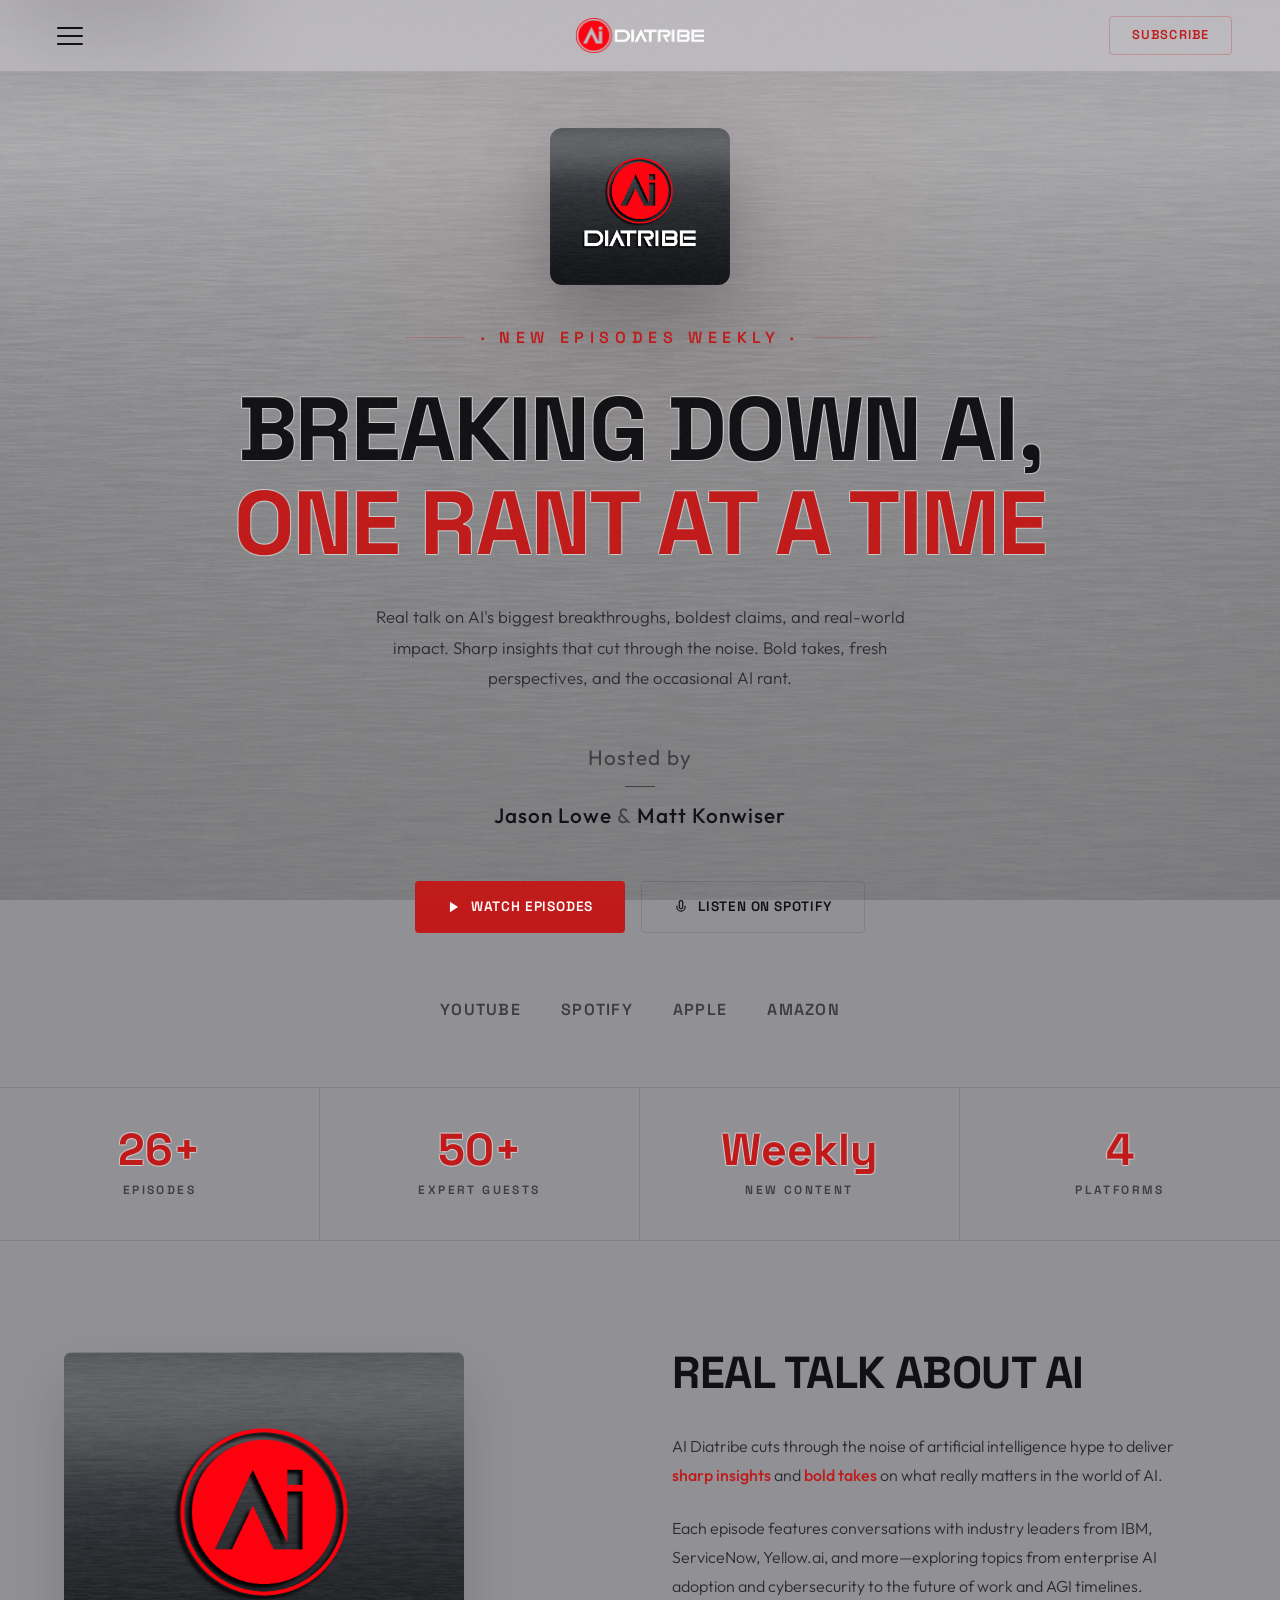
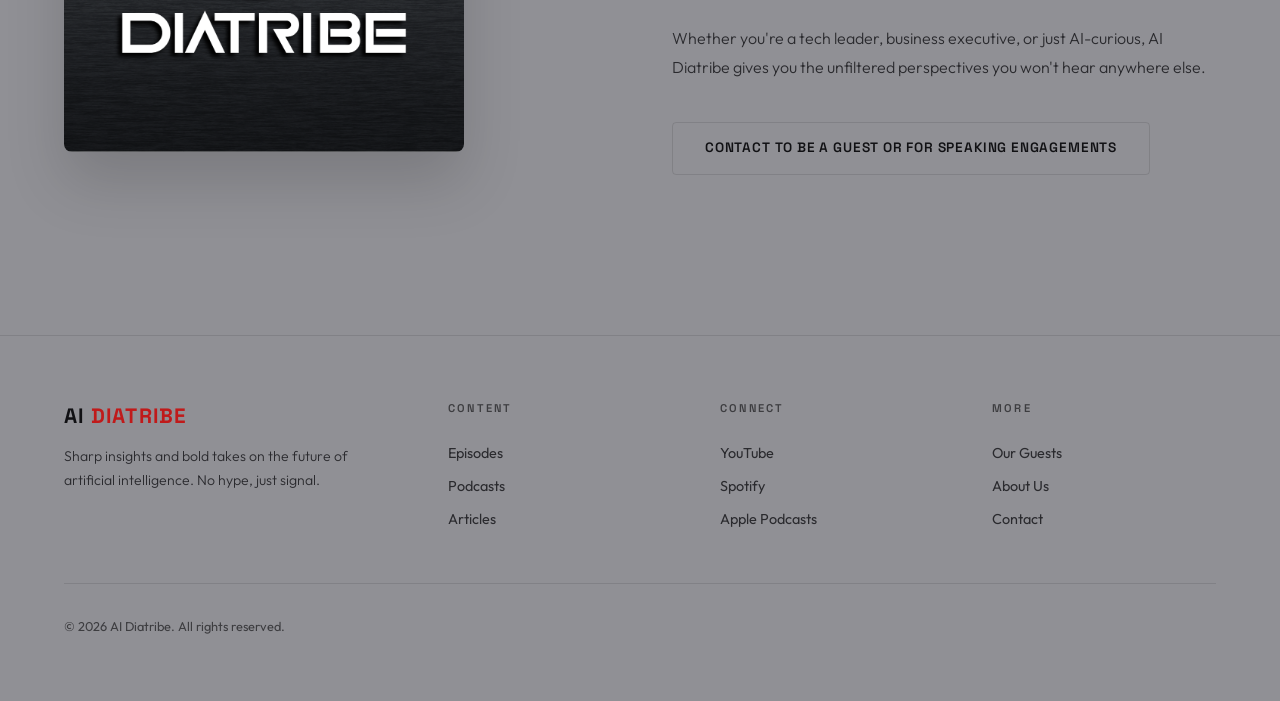
<file: index.html>
<!DOCTYPE html>
<html lang="en">
<head>
    <meta charset="UTF-8">
    <meta name="viewport" content="width=device-width, initial-scale=1.0">
    <title>AI Diatribe — Breaking Down AI, One Rant at a Time</title>
    <link rel="stylesheet" href="styles.css">
    <link rel="icon" type="image/png" href="branding/mark-on-black.png">
    <meta name="description" content="Real talk on AI's biggest breakthroughs, boldest claims, and real-world impact. AI Diatribe delivers sharp insights that cut through the noise.">
</head>
<body>

    <!-- Top Bar -->
    <header class="top-bar">
        <button class="hamburger" id="hamburger" aria-label="Open menu">
            <span></span><span></span><span></span>
        </button>
        <a href="index.html" class="top-bar-logo">
            <img src="branding/logo-horizontal-light.png" alt="AI Diatribe" class="top-bar-logo-img">
        </a>
        <a href="https://www.youtube.com/@AIDiatribe" target="_blank" class="top-bar-cta">Subscribe</a>
    </header>

    <!-- Menu Overlay -->
    <div class="menu-overlay" id="overlay"></div>

    <!-- Top-Down Menu -->
    <nav class="menu-panel" id="menuPanel">
        <div class="menu-links">
            <a href="videos.html" class="menu-link">Watch</a>
            <a href="podcasts.html" class="menu-link">Listen</a>
            <a href="speakers.html" class="menu-link">Guests</a>
            <a href="#" class="menu-link">Articles</a>
            <a href="about.html" class="menu-link">About</a>
        </div>
    </nav>

    <!-- Hero Section -->
    <main class="hero">
        <img src="branding/logo-stacked-on-steel.png" alt="AI Diatribe" class="hero-podcast-art">

        <div class="hero-overline fade-in">· New Episodes Weekly ·</div>

        <h1 class="hero-title fade-in delay-1">
            Breaking Down AI,<br><span class="accent">One Rant at a Time</span>
        </h1>

        <p class="hero-subtitle fade-in delay-2">
            Real talk on AI's biggest breakthroughs, boldest claims, and real-world impact.
            Sharp insights that cut through the noise. Bold takes, fresh perspectives, and the occasional AI rant.
        </p>

        <div class="hero-hosts fade-in delay-3" style="flex-direction: column; align-items: center; gap: 0.75rem;">
            <span>Hosted by</span>
            <span class="host-line"></span>
            <span>
                <span style="color: var(--text-primary); font-weight: 500;">Jason Lowe</span>
                <span>&</span>
                <span style="color: var(--text-primary); font-weight: 500;">Matt Konwiser</span>
            </span>
        </div>

        <div class="hero-buttons fade-in delay-4">
            <a href="videos.html" class="btn btn-primary">
                <svg width="14" height="14" viewBox="0 0 24 24" fill="currentColor"><polygon points="5 3 19 12 5 21"/></svg>
                Watch Episodes
            </a>
            <a href="podcasts.html" class="btn btn-outline">
                <svg width="14" height="14" viewBox="0 0 24 24" fill="none" stroke="currentColor" stroke-width="2">
                    <path d="M12 1a3 3 0 0 0-3 3v8a3 3 0 0 0 6 0V4a3 3 0 0 0-3-3z"></path>
                    <path d="M19 10v2a7 7 0 0 1-14 0v-2"></path>
                </svg>
                Listen on Spotify
            </a>
        </div>

        <div class="hero-platforms fade-in delay-5">
            <a href="https://www.youtube.com/@AIDiatribe" target="_blank" class="platform-link">YouTube</a>
            <a href="https://open.spotify.com/show/0l8SimJ733T5ivx2kBMBPG" target="_blank" class="platform-link">Spotify</a>
            <a href="https://podcasts.apple.com/us/podcast/ai-diatribe/id1814481724" target="_blank" class="platform-link">Apple</a>
            <a href="https://music.amazon.com/podcasts/37a7bf50-4961-436f-966b-8f91a7cce7dc/ai-diatribe" target="_blank" class="platform-link">Amazon</a>
        </div>
    </main>

    <!-- Stats Bar -->
    <section class="stats-bar">
        <div class="stat-item">
            <div class="stat-value">26+</div>
            <div class="stat-label">Episodes</div>
        </div>
        <div class="stat-item">
            <div class="stat-value">50+</div>
            <div class="stat-label">Expert Guests</div>
        </div>
        <div class="stat-item">
            <div class="stat-value">Weekly</div>
            <div class="stat-label">New Content</div>
        </div>
        <div class="stat-item">
            <div class="stat-value">4</div>
            <div class="stat-label">Platforms</div>
        </div>
    </section>

    <!-- About Section -->
    <section class="about-section">
        <div class="about-image">
            <img src="branding/logo-stacked-on-steel-square.png" alt="AI Diatribe">
        </div>
        <div class="about-content">
            <h2>Real Talk About AI</h2>
            <p>
                AI Diatribe cuts through the noise of artificial intelligence hype to deliver
                <span class="highlight">sharp insights</span> and <span class="highlight">bold takes</span>
                on what really matters in the world of AI.
            </p>
            <p>
                Each episode features conversations with industry leaders from IBM, ServiceNow, Yellow.ai, and more—exploring
                topics from enterprise AI adoption and cybersecurity to the future of work and AGI timelines.
            </p>
            <p>
                Whether you're a tech leader, business executive, or just AI-curious, AI Diatribe gives you
                the unfiltered perspectives you won't hear anywhere else.
            </p>
            <a href="mailto:contact@aidiatribe.com" class="btn btn-outline" style="margin-top: 1rem;">
                Contact to be a guest or for speaking engagements
            </a>
        </div>
    </section>

    <!-- Footer -->
    <footer class="main-footer">
        <div class="footer-grid">
            <div>
                <div class="footer-brand-name">AI <span>Diatribe</span></div>
                <p class="footer-desc">Sharp insights and bold takes on the future of artificial intelligence. No hype, just signal.</p>
            </div>
            <div class="footer-col">
                <h4>Content</h4>
                <a href="videos.html">Episodes</a>
                <a href="podcasts.html">Podcasts</a>
                <a href="#">Articles</a>
            </div>
            <div class="footer-col">
                <h4>Connect</h4>
                <a href="https://www.youtube.com/@AIDiatribe" target="_blank">YouTube</a>
                <a href="https://open.spotify.com/show/0l8SimJ733T5ivx2kBMBPG" target="_blank">Spotify</a>
                <a href="https://podcasts.apple.com/us/podcast/ai-diatribe/id1814481724" target="_blank">Apple Podcasts</a>
            </div>
            <div class="footer-col">
                <h4>More</h4>
                <a href="speakers.html">Our Guests</a>
                <a href="about.html">About Us</a>
                <a href="mailto:contact@aidiatribe.com">Contact</a>
            </div>
        </div>
        <div class="footer-bottom">© 2026 AI Diatribe. All rights reserved.</div>
    </footer>

    <script>
        // Menu toggle
        const hamburger = document.getElementById('hamburger');
        const menuPanel = document.getElementById('menuPanel');
        const overlay = document.getElementById('overlay');

        function toggleMenu() {
            hamburger.classList.toggle('active');
            menuPanel.classList.toggle('active');
            overlay.classList.toggle('active');
            document.body.style.overflow = menuPanel.classList.contains('active') ? 'hidden' : '';
        }

        hamburger.addEventListener('mouseenter', () => {
            if (!menuPanel.classList.contains('active')) toggleMenu();
        });
        menuPanel.addEventListener('mouseleave', (e) => {
            if (!menuPanel.contains(e.relatedTarget) && menuPanel.classList.contains('active')) toggleMenu();
        });
        overlay.addEventListener('click', toggleMenu);
        hamburger.addEventListener('click', toggleMenu);
        document.querySelectorAll('.menu-link').forEach(link => {
            link.addEventListener('click', () => { if (menuPanel.classList.contains('active')) toggleMenu(); });
        });
        document.addEventListener('keydown', (e) => {
            if (e.key === 'Escape' && menuPanel.classList.contains('active')) toggleMenu();
        });

        // Intersection Observer
        const observer = new IntersectionObserver((entries) => {
            entries.forEach(entry => {
                if (entry.isIntersecting) {
                    entry.target.style.opacity = '1';
                    entry.target.style.transform = 'translateY(0)';
                }
            });
        }, { threshold: 0.1, rootMargin: '0px 0px -50px 0px' });

        document.querySelectorAll('.stat-item, .about-content').forEach((el, i) => {
            el.style.opacity = '0';
            el.style.transform = 'translateY(25px)';
            el.style.transition = `all 0.6s cubic-bezier(0.4, 0, 0.2, 1) ${i * 0.1}s`;
            observer.observe(el);
        });
    </script>
</body>
</html>
</file>
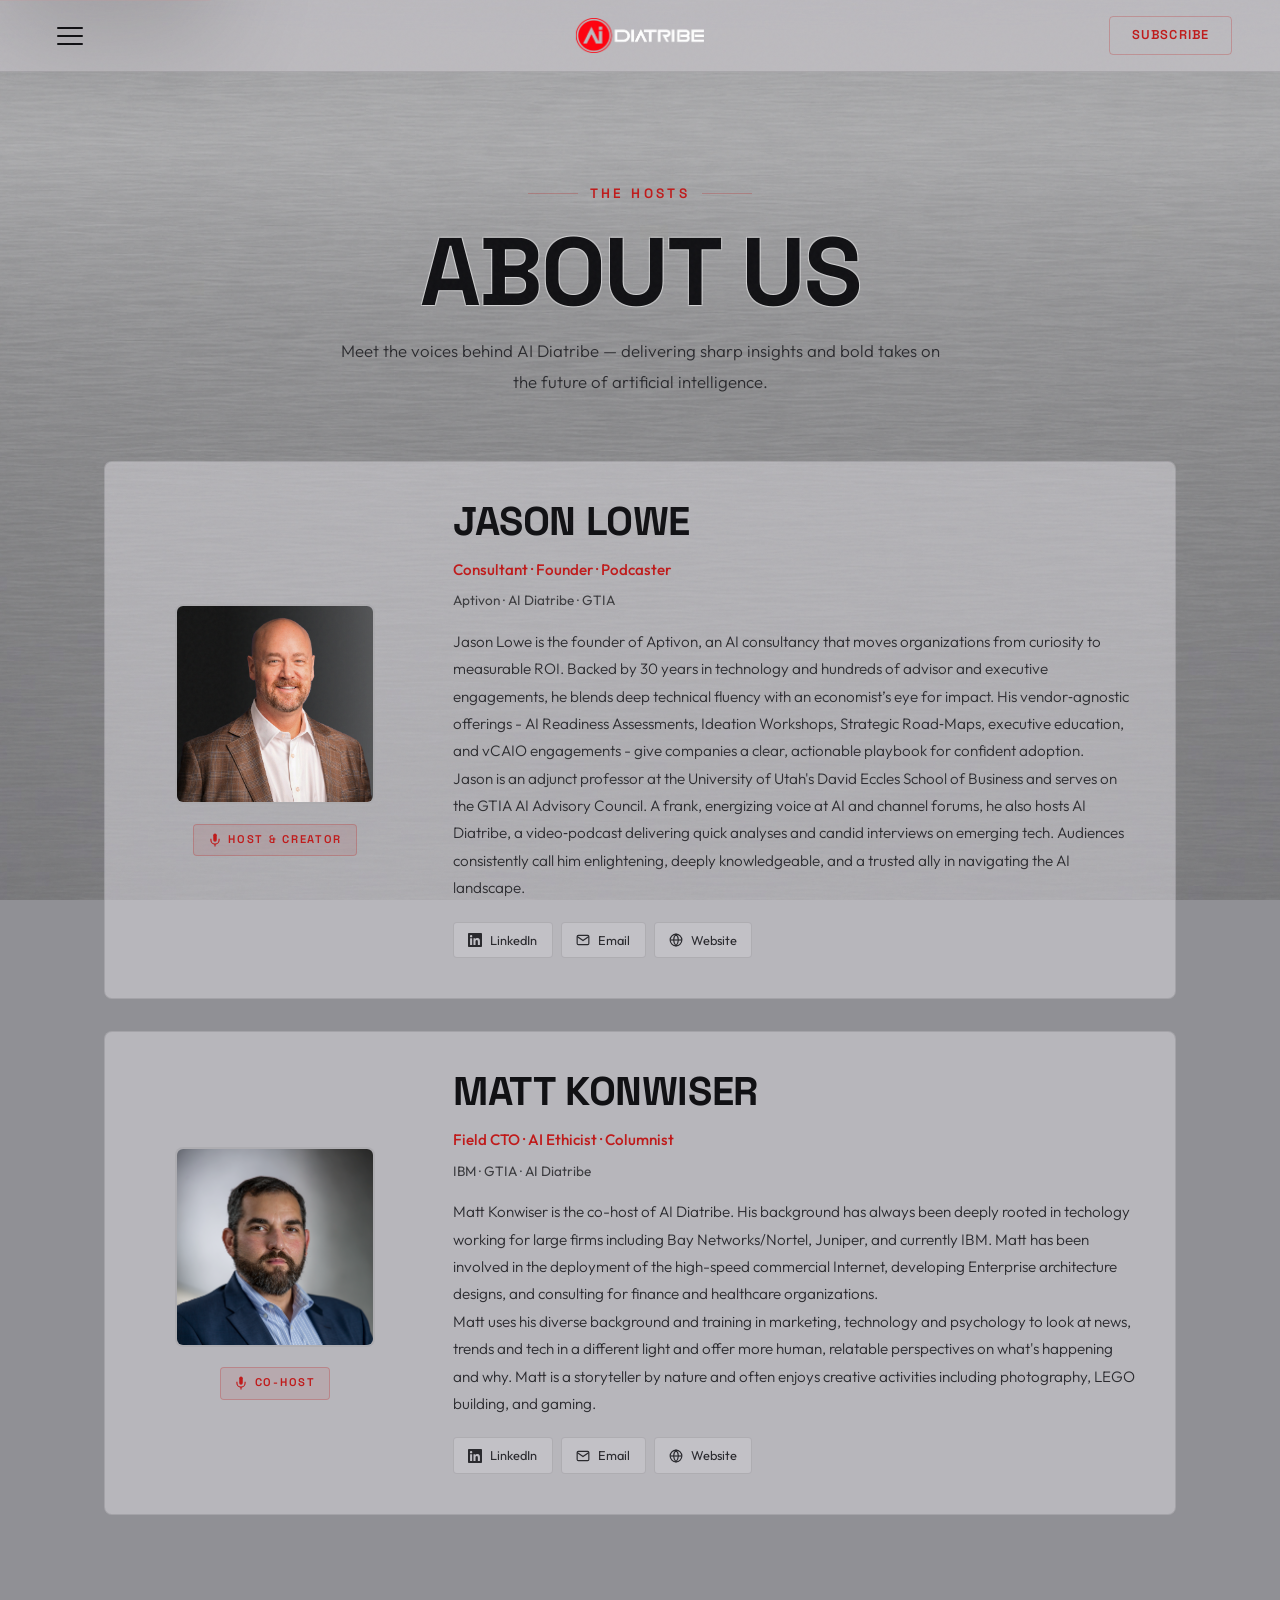
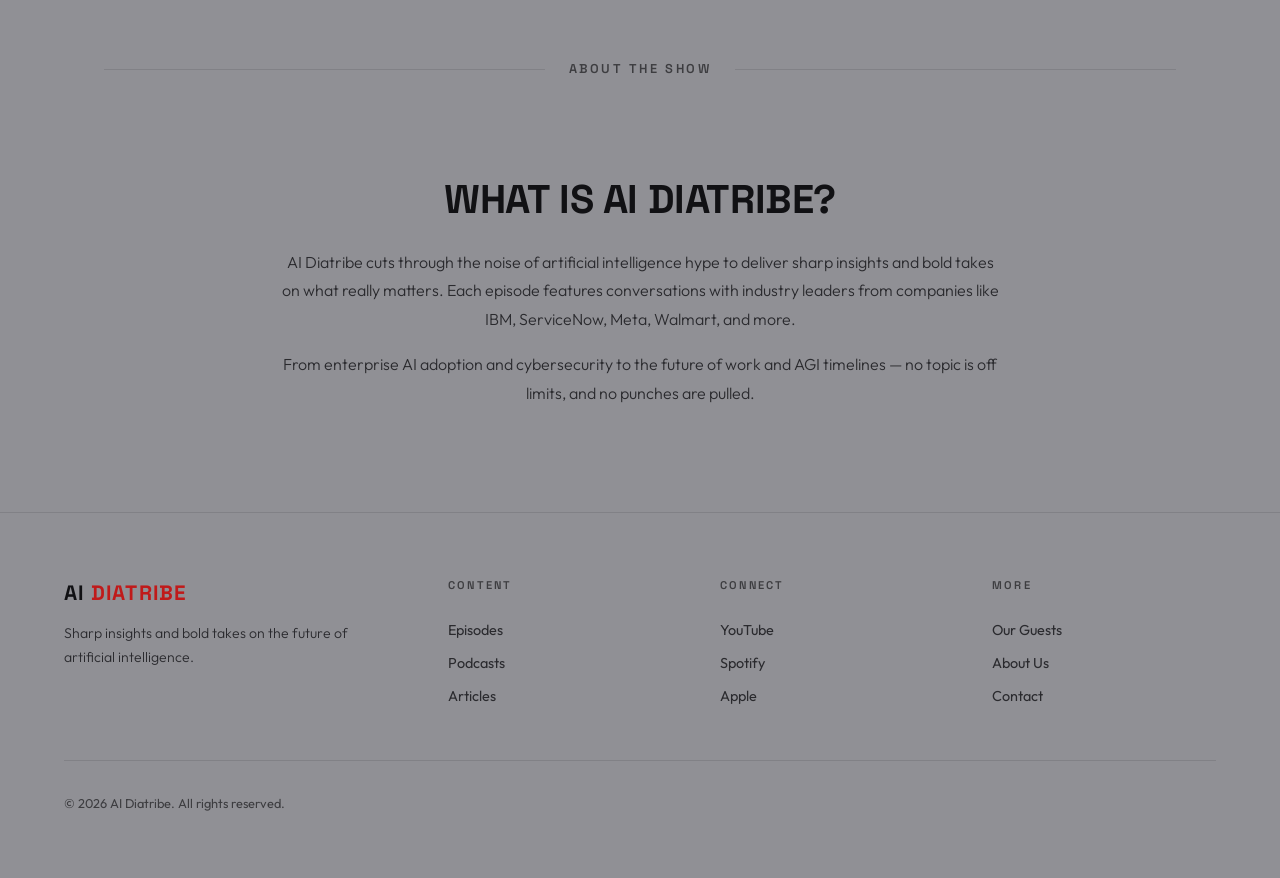
<file: about.html>
<!DOCTYPE html>
<html lang="en">
<head>
    <meta charset="UTF-8">
    <meta name="viewport" content="width=device-width, initial-scale=1.0">
    <title>About Us — AI Diatribe</title>
    <link rel="stylesheet" href="styles.css">
    <link rel="icon" type="image/png" href="branding/mark-on-black.png">
</head>
<body>

    <!-- Top Bar -->
    <header class="top-bar">
        <button class="hamburger" id="hamburger" aria-label="Open menu">
            <span></span><span></span><span></span>
        </button>
        <a href="index.html" class="top-bar-logo">
            <img src="branding/logo-horizontal-light.png" alt="AI Diatribe" class="top-bar-logo-img">
        </a>
        <a href="https://www.youtube.com/@AIDiatribe" target="_blank" class="top-bar-cta">Subscribe</a>
    </header>

    <div class="menu-overlay" id="overlay"></div>
    <nav class="menu-panel" id="menuPanel">
        <div class="menu-links">
            <a href="index.html" class="menu-link">Home</a>
            <a href="videos.html" class="menu-link">Watch</a>
            <a href="podcasts.html" class="menu-link">Listen</a>
            <a href="speakers.html" class="menu-link">Guests</a>
            <a href="#" class="menu-link">Articles</a>
            <a href="about.html" class="menu-link">About</a>
        </div>
    </nav>

    <!-- Page Header -->
    <header class="page-header">
        <span class="page-tag">The Hosts</span>
        <h1 class="page-title">About Us</h1>
        <p class="page-subtitle">
            Meet the voices behind AI Diatribe — delivering sharp insights and bold takes
            on the future of artificial intelligence.
        </p>
    </header>

    <!-- Hosts Section -->
    <section class="hosts-container">

        <!-- Jason Lowe -->
        <article class="host-card">
            <div class="host-photo-col">
                <div class="host-photo">
                    <div class="host-photo-placeholder"><img src="branding/JLowe.jpg"></div>
                </div>
                <span class="host-role-badge">
                    <svg class="badge-icon" viewBox="0 0 24 24"><path d="M12 1a3 3 0 0 0-3 3v8a3 3 0 0 0 6 0V4a3 3 0 0 0-3-3z"/><path d="M19 10v2a7 7 0 0 1-14 0v-2" fill="none" stroke="currentColor" stroke-width="2"/><line x1="12" y1="19" x2="12" y2="23" fill="none" stroke="currentColor" stroke-width="2"/></svg>
                    Host & Creator
                </span>
            </div>
            <div class="host-info-col">
                <h2 class="host-name">Jason Lowe</h2>
                <span class="host-title">Consultant · Founder · Podcaster</span>
                <span class="host-company">Aptivon · AI Diatribe · GTIA</span>
                <p class="host-bio">
                    Jason Lowe is the founder of Aptivon, an AI consultancy that moves organizations
                    from curiosity to measurable ROI. Backed by 30 years in technology and hundreds
                    of advisor and executive engagements, he blends deep technical fluency with an
                    economist’s eye for impact. His vendor‑agnostic offerings - AI Readiness Assessments,
                    Ideation Workshops, Strategic Road‑Maps, executive education, and vCAIO engagements
                    - give companies a clear, actionable playbook for confident adoption.
                    <br>
                    Jason is an adjunct professor at the University of Utah's David Eccles School of
                    Business and serves on the GTIA AI Advisory Council. A frank, energizing voice at
                    AI and channel forums, he also hosts AI Diatribe, a video‑podcast delivering quick
                    analyses and candid interviews on emerging tech. Audiences consistently call him
                    enlightening, deeply knowledgeable, and a trusted ally in navigating the AI landscape.
                </p>
                <div class="host-details">
                    <a href="https://www.linkedin.com/in/leftyjace/" target="_blank" class="detail-chip linkedin">
                        <svg viewBox="0 0 24 24"><path d="M20.447 20.452h-3.554v-5.569c0-1.328-.027-3.037-1.852-3.037-1.853 0-2.136 1.445-2.136 2.939v5.667H9.351V9h3.414v1.561h.046c.477-.9 1.637-1.85 3.37-1.85 3.601 0 4.267 2.37 4.267 5.455v6.286zM5.337 7.433a2.062 2.062 0 01-2.063-2.065 2.064 2.064 0 112.063 2.065zm1.782 13.019H3.555V9h3.564v11.452zM22.225 0H1.771C.792 0 0 .774 0 1.729v20.542C0 23.227.792 24 1.771 24h20.451C23.2 24 24 23.227 24 22.271V1.729C24 .774 23.2 0 22.222 0h.003z"/></svg>
                        LinkedIn
                    </a>
                    <a href="mailto:jason@aidiatribe.com" class="detail-chip email">
                        <svg viewBox="0 0 24 24"><path d="M4 4h16c1.1 0 2 .9 2 2v12c0 1.1-.9 2-2 2H4c-1.1 0-2-.9-2-2V6c0-1.1.9-2 2-2z"></path><polyline points="22,6 12,13 2,6"></polyline></svg>
                        Email
                    </a>
                    <a href="#" target="_blank" class="detail-chip website">
                        <svg viewBox="0 0 24 24"><circle cx="12" cy="12" r="10"></circle><line x1="2" y1="12" x2="22" y2="12"></line><path d="M12 2a15.3 15.3 0 0 1 4 10 15.3 15.3 0 0 1-4 10 15.3 15.3 0 0 1-4-10 15.3 15.3 0 0 1 4-10z"></path></svg>
                        Website
                    </a>
                </div>
            </div>
        </article>

        <!-- Matt Konwiser -->
        <article class="host-card">
            <div class="host-photo-col">
                <div class="host-photo">
                    <div class="host-photo-placeholder"><img src="branding/mkonwiser.png"></div>
                </div>
                <span class="host-role-badge">
                    <svg class="badge-icon" viewBox="0 0 24 24"><path d="M12 1a3 3 0 0 0-3 3v8a3 3 0 0 0 6 0V4a3 3 0 0 0-3-3z"/><path d="M19 10v2a7 7 0 0 1-14 0v-2" fill="none" stroke="currentColor" stroke-width="2"/><line x1="12" y1="19" x2="12" y2="23" fill="none" stroke="currentColor" stroke-width="2"/></svg>
                    Co-Host
                </span>
            </div>
            <div class="host-info-col">
                <h2 class="host-name">Matt Konwiser</h2>
                <span class="host-title">Field CTO · AI Ethicist · Columnist</span>
                <span class="host-company">IBM · GTIA · AI Diatribe</span>
                <p class="host-bio">
                    Matt Konwiser is the co-host of AI Diatribe. His background has always been deeply
                    rooted in techology working for large firms including Bay Networks/Nortel, Juniper,
                    and currently IBM. Matt has been involved in the deployment of the high-speed commercial
                    Internet, developing Enterprise architecture designs, and consulting for finance and
                    healthcare organizations.
                    <br>
                    Matt uses his diverse background and training in marketing, technology and psychology to
                    look at news, trends and tech in a different light and offer more human, relatable
                    perspectives on what's happening and why. Matt is a storyteller by nature and often
                    enjoys creative activities including photography, LEGO building, and gaming.
                </p>
                <div class="host-details">
                    <a href="https://www.linkedin.com/in/mattkonwiser/" target="_blank" class="detail-chip linkedin">
                        <svg viewBox="0 0 24 24"><path d="M20.447 20.452h-3.554v-5.569c0-1.328-.027-3.037-1.852-3.037-1.853 0-2.136 1.445-2.136 2.939v5.667H9.351V9h3.414v1.561h.046c.477-.9 1.637-1.85 3.37-1.85 3.601 0 4.267 2.37 4.267 5.455v6.286zM5.337 7.433a2.062 2.062 0 01-2.063-2.065 2.064 2.064 0 112.063 2.065zm1.782 13.019H3.555V9h3.564v11.452zM22.225 0H1.771C.792 0 0 .774 0 1.729v20.542C0 23.227.792 24 1.771 24h20.451C23.2 24 24 23.227 24 22.271V1.729C24 .774 23.2 0 22.222 0h.003z"/></svg>
                        LinkedIn
                    </a>
                    <a href="mailto:matt@aidiatribe.com" class="detail-chip email">
                        <svg viewBox="0 0 24 24"><path d="M4 4h16c1.1 0 2 .9 2 2v12c0 1.1-.9 2-2 2H4c-1.1 0-2-.9-2-2V6c0-1.1.9-2 2-2z"></path><polyline points="22,6 12,13 2,6"></polyline></svg>
                        Email
                    </a>
                    <a href="#" target="_blank" class="detail-chip website">
                        <svg viewBox="0 0 24 24"><circle cx="12" cy="12" r="10"></circle><line x1="2" y1="12" x2="22" y2="12"></line><path d="M12 2a15.3 15.3 0 0 1 4 10 15.3 15.3 0 0 1-4 10 15.3 15.3 0 0 1-4-10 15.3 15.3 0 0 1 4-10z"></path></svg>
                        Website
                    </a>
                </div>
            </div>
        </article>

    </section>

    <!-- Divider -->
    <div class="section-divider">
        <span>About the Show</span>
    </div>

    <!-- Show About -->
    <div class="show-about">
        <h2>What is AI Diatribe?</h2>
        <p>
            AI Diatribe cuts through the noise of artificial intelligence hype to deliver
            sharp insights and bold takes on what really matters. Each episode features
            conversations with industry leaders from companies like IBM, ServiceNow, Meta,
            Walmart, and more.
        </p>
        <p>
            From enterprise AI adoption and cybersecurity to the future of work and AGI timelines —
            no topic is off limits, and no punches are pulled.
        </p>
    </div>

    <!-- Footer -->
    <footer class="main-footer">
        <div class="footer-grid">
            <div>
                <div class="footer-brand-name">AI <span>Diatribe</span></div>
                <p class="footer-desc">Sharp insights and bold takes on the future of artificial intelligence.</p>
            </div>
            <div class="footer-col">
                <h4>Content</h4>
                <a href="videos.html">Episodes</a>
                <a href="podcasts.html">Podcasts</a>
                <a href="#">Articles</a>
            </div>
            <div class="footer-col">
                <h4>Connect</h4>
                <a href="https://www.youtube.com/@AIDiatribe" target="_blank">YouTube</a>
                <a href="https://open.spotify.com/show/0l8SimJ733T5ivx2kBMBPG" target="_blank">Spotify</a>
                <a href="https://podcasts.apple.com/us/podcast/ai-diatribe/id1814481724" target="_blank">Apple</a>
            </div>
            <div class="footer-col">
                <h4>More</h4>
                <a href="speakers.html">Our Guests</a>
                <a href="about.html">About Us</a>
                <a href="mailto:contact@aidiatribe.com">Contact</a>
            </div>
        </div>
        <div class="footer-bottom">© 2026 AI Diatribe. All rights reserved.</div>
    </footer>

    <script>
        const hamburger = document.getElementById('hamburger');
        const menuPanel = document.getElementById('menuPanel');
        const overlay = document.getElementById('overlay');
        function toggleMenu() {
            hamburger.classList.toggle('active');
            menuPanel.classList.toggle('active');
            overlay.classList.toggle('active');
            document.body.style.overflow = menuPanel.classList.contains('active') ? 'hidden' : '';
        }
        hamburger.addEventListener('mouseenter', () => {
            if (!menuPanel.classList.contains('active')) toggleMenu();
        });
        menuPanel.addEventListener('mouseleave', (e) => {
            if (!menuPanel.contains(e.relatedTarget) && menuPanel.classList.contains('active')) toggleMenu();
        });
        overlay.addEventListener('click', toggleMenu);
        hamburger.addEventListener('click', toggleMenu);
        document.querySelectorAll('.menu-link').forEach(l => l.addEventListener('click', () => { if (menuPanel.classList.contains('active')) toggleMenu(); }));
        document.addEventListener('keydown', (e) => { if (e.key === 'Escape' && menuPanel.classList.contains('active')) toggleMenu(); });

        const observer = new IntersectionObserver((entries) => {
            entries.forEach(entry => { if (entry.isIntersecting) { entry.target.style.opacity = '1'; entry.target.style.transform = 'translateY(0)'; } });
        }, { threshold: 0.1, rootMargin: '0px 0px -50px 0px' });
        document.querySelectorAll('.host-card, .show-about').forEach(c => observer.observe(c));
    </script>
</body>
</html>
</file>
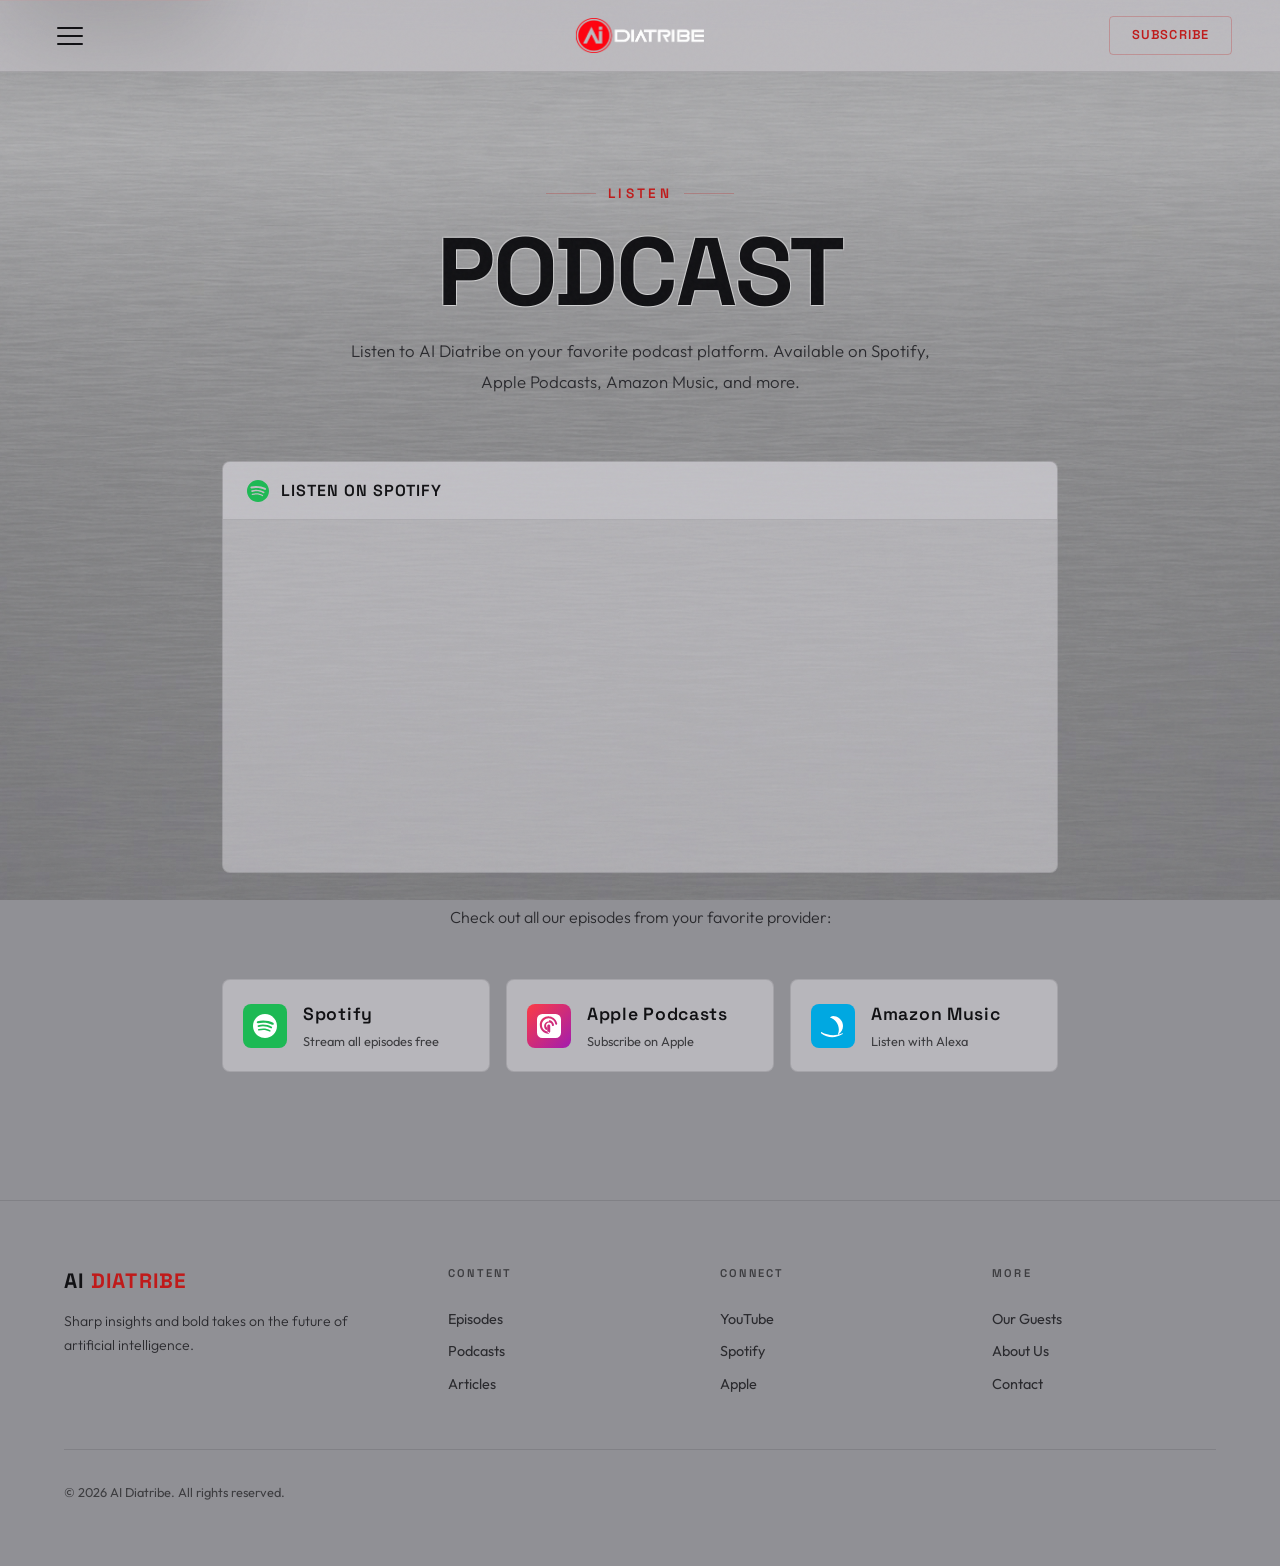
<file: podcasts.html>
<!DOCTYPE html>
<html lang="en">
<head>
    <meta charset="UTF-8">
    <meta name="viewport" content="width=device-width, initial-scale=1.0">
    <title>Podcasts — AI Diatribe</title>
    <link rel="stylesheet" href="styles.css">
    <link rel="icon" type="image/png" href="branding/mark-on-black.png">
</head>
<body>

    <!-- Top Bar -->
    <header class="top-bar">
        <button class="hamburger" id="hamburger" aria-label="Open menu">
            <span></span><span></span><span></span>
        </button>
        <a href="index.html" class="top-bar-logo">
            <img src="branding/logo-horizontal-light.png" alt="AI Diatribe" class="top-bar-logo-img">
        </a>
        <a href="https://www.youtube.com/@AIDiatribe" target="_blank" class="top-bar-cta">Subscribe</a>
    </header>

    <div class="menu-overlay" id="overlay"></div>
    <nav class="menu-panel" id="menuPanel">
        <div class="menu-links">
            <a href="index.html" class="menu-link">Home</a>
            <a href="videos.html" class="menu-link">Watch</a>
            <a href="podcasts.html" class="menu-link">Listen</a>
            <a href="speakers.html" class="menu-link">Guests</a>
            <a href="#" class="menu-link">Articles</a>
            <a href="about.html" class="menu-link">About</a>
        </div>
    </nav>

    <!-- Page Header -->
    <header class="page-header">
        <span class="page-tag">Listen</span>
        <h1 class="page-title">Podcast</h1>
        <p class="page-subtitle">
            Listen to AI Diatribe on your favorite podcast platform. Available on Spotify,
            Apple Podcasts, Amazon Music, and more.
        </p>
    </header>

    <!-- Podcast Hero -->
    <section class="podcast-hero">
        <!-- Main Spotify Embed -->
        <div class="spotify-wrapper">
            <div class="spotify-header">
                <svg class="spotify-logo" viewBox="0 0 24 24">
                    <path d="M12 0C5.4 0 0 5.4 0 12s5.4 12 12 12 12-5.4 12-12S18.66 0 12 0zm5.521 17.34c-.24.359-.66.48-1.021.24-2.82-1.74-6.36-2.101-10.561-1.141-.418.122-.779-.179-.899-.539-.12-.421.18-.78.54-.9 4.56-1.021 8.52-.6 11.64 1.32.42.18.479.659.301 1.02zm1.44-3.3c-.301.42-.841.6-1.262.3-3.239-1.98-8.159-2.58-11.939-1.38-.479.12-1.02-.12-1.14-.6-.12-.48.12-1.021.6-1.141C9.6 9.9 15 10.561 18.72 12.84c.361.181.54.78.241 1.2zm.12-3.36C15.24 8.4 8.82 8.16 5.16 9.301c-.6.179-1.2-.181-1.38-.721-.18-.601.18-1.2.72-1.381 4.26-1.26 11.28-1.02 15.721 1.621.539.3.719 1.02.419 1.56-.299.421-1.02.599-1.559.3z"/>
                </svg>
                <span class="spotify-title">Listen on Spotify</span>
            </div>
            <div class="spotify-embed">
                <iframe
                    src="https://open.spotify.com/embed/show/0l8SimJ733T5ivx2kBMBPG?utm_source=generator&theme=0"
                    width="100%" height="352"
                    allow="autoplay; clipboard-write; encrypted-media; fullscreen; picture-in-picture"
                    loading="lazy">
                </iframe>
            </div>
        </div>

        <!-- Platform Links -->
        <p class="platform-text">Check out all our episodes from your favorite provider:</p>

        <div class="platform-grid">
            <a href="https://open.spotify.com/show/0l8SimJ733T5ivx2kBMBPG" target="_blank" class="platform-card">
                <div class="platform-icon spotify">
                    <svg viewBox="0 0 24 24">
                        <path d="M12 0C5.4 0 0 5.4 0 12s5.4 12 12 12 12-5.4 12-12S18.66 0 12 0zm5.521 17.34c-.24.359-.66.48-1.021.24-2.82-1.74-6.36-2.101-10.561-1.141-.418.122-.779-.179-.899-.539-.12-.421.18-.78.54-.9 4.56-1.021 8.52-.6 11.64 1.32.42.18.479.659.301 1.02zm1.44-3.3c-.301.42-.841.6-1.262.3-3.239-1.98-8.159-2.58-11.939-1.38-.479.12-1.02-.12-1.14-.6-.12-.48.12-1.021.6-1.141C9.6 9.9 15 10.561 18.72 12.84c.361.181.54.78.241 1.2zm.12-3.36C15.24 8.4 8.82 8.16 5.16 9.301c-.6.179-1.2-.181-1.38-.721-.18-.601.18-1.2.72-1.381 4.26-1.26 11.28-1.02 15.721 1.621.539.3.719 1.02.419 1.56-.299.421-1.02.599-1.559.3z"/>
                    </svg>
                </div>
                <div class="platform-info">
                    <h3>Spotify</h3>
                    <p>Stream all episodes free</p>
                </div>
            </a>

            <a href="https://podcasts.apple.com/us/podcast/ai-diatribe/id1814481724" target="_blank" class="platform-card">
                <div class="platform-icon apple">
                    <svg viewBox="0 0 24 24">
                        <path d="M5.34 0A5.328 5.328 0 000 5.34v13.32A5.328 5.328 0 005.34 24h13.32A5.328 5.328 0 0024 18.66V5.34A5.328 5.328 0 0018.66 0H5.34zm6.525 2.568c2.336 0 4.448.902 6.056 2.587 1.224 1.272 1.912 2.619 2.264 4.392.12.59-.333 1.146-.932 1.146h-.005c-.53 0-.988-.403-1.068-.928-.272-1.396-.82-2.468-1.783-3.468-1.297-1.37-2.986-2.12-4.763-2.12-3.709 0-6.729 3.02-6.729 6.729 0 1.178.293 2.28.82 3.242.526.96 1.268 1.782 2.148 2.372 1.012.68 2.122 1.05 3.378 1.166.516.048.906.49.906 1.009v.009c0 .568-.461 1.031-1.029 1.031h-.096c-1.621-.15-3.072-.669-4.348-1.548-1.216-.84-2.176-1.907-2.867-3.173-.694-1.267-1.047-2.677-1.047-4.197 0-4.778 3.887-8.664 8.665-8.664.24 0 .48.012.715.034zm.084 3.727c1.306 0 2.5.477 3.446 1.37.903.855 1.459 2.003 1.59 3.276.063.556-.35 1.05-.907 1.114-.562.062-1.06-.351-1.123-.907-.078-.7-.372-1.313-.849-1.79-.544-.544-1.237-.82-2.057-.82-1.645 0-2.984 1.339-2.984 2.984 0 .862.366 1.654.975 2.207.303.275.483.657.483 1.058v.005c0 .614-.505 1.111-1.119 1.111-.284 0-.553-.107-.76-.301-.92-.83-1.472-2.036-1.472-3.356 0-2.564 2.086-4.65 4.65-4.65.043 0 .084 0 .127.003zm-.205 4.246c.822 0 1.489.667 1.489 1.489v5.42c0 .822-.667 1.489-1.489 1.489-.821 0-1.488-.667-1.488-1.489v-5.42c0-.822.667-1.489 1.488-1.489z"/>
                    </svg>
                </div>
                <div class="platform-info">
                    <h3>Apple Podcasts</h3>
                    <p>Subscribe on Apple</p>
                </div>
            </a>

            <a href="https://music.amazon.com/podcasts/37a7bf50-4961-436f-966b-8f91a7cce7dc/ai-diatribe" target="_blank" class="platform-card">
                <div class="platform-icon amazon">
                    <svg viewBox="0 0 24 24">
                        <path d="M.045 18.02c.072-.116.187-.124.348-.022 3.636 2.11 7.594 3.166 11.87 3.166 2.852 0 5.668-.533 8.447-1.595l.315-.14c.138-.06.234-.1.293-.13.226-.088.39-.046.525.13.12.174.09.336-.12.48-.256.19-.6.41-1.006.654-1.244.743-2.64 1.316-4.185 1.726a17.617 17.617 0 01-10.951-.065 17.12 17.12 0 01-5.72-3.2c-.09-.09-.12-.18-.09-.27l.09-.13.184-.205zM12 2c5.523 0 10 4.477 10 10 0 3.526-1.827 6.624-4.586 8.407-.387.25-.553.06-.415-.29.547-1.4.843-2.917.843-4.507 0-5.7-3.763-10.53-8.953-12.138A10.027 10.027 0 0112 2z"/>
                    </svg>
                </div>
                <div class="platform-info">
                    <h3>Amazon Music</h3>
                    <p>Listen with Alexa</p>
                </div>
            </a>
        </div>
    </section>

    <!-- Footer -->
    <footer class="main-footer">
        <div class="footer-grid">
            <div>
                <div class="footer-brand-name">AI <span>Diatribe</span></div>
                <p class="footer-desc">Sharp insights and bold takes on the future of artificial intelligence.</p>
            </div>
            <div class="footer-col">
                <h4>Content</h4>
                <a href="videos.html">Episodes</a>
                <a href="podcasts.html">Podcasts</a>
                <a href="#">Articles</a>
            </div>
            <div class="footer-col">
                <h4>Connect</h4>
                <a href="https://www.youtube.com/@AIDiatribe" target="_blank">YouTube</a>
                <a href="https://open.spotify.com/show/0l8SimJ733T5ivx2kBMBPG" target="_blank">Spotify</a>
                <a href="https://podcasts.apple.com/us/podcast/ai-diatribe/id1814481724" target="_blank">Apple</a>
            </div>
            <div class="footer-col">
                <h4>More</h4>
                <a href="speakers.html">Our Guests</a>
                <a href="about.html">About Us</a>
                <a href="mailto:contact@aidiatribe.com">Contact</a>
            </div>
        </div>
        <div class="footer-bottom">© 2026 AI Diatribe. All rights reserved.</div>
    </footer>

    <script>
        const hamburger = document.getElementById('hamburger');
        const menuPanel = document.getElementById('menuPanel');
        const overlay = document.getElementById('overlay');
        function toggleMenu() {
            hamburger.classList.toggle('active');
            menuPanel.classList.toggle('active');
            overlay.classList.toggle('active');
            document.body.style.overflow = menuPanel.classList.contains('active') ? 'hidden' : '';
        }
        hamburger.addEventListener('mouseenter', () => {
            if (!menuPanel.classList.contains('active')) toggleMenu();
        });
        menuPanel.addEventListener('mouseleave', (e) => {
            if (!menuPanel.contains(e.relatedTarget) && menuPanel.classList.contains('active')) toggleMenu();
        });
        overlay.addEventListener('click', toggleMenu);
        hamburger.addEventListener('click', toggleMenu);
        document.querySelectorAll('.menu-link').forEach(l => l.addEventListener('click', () => { if (menuPanel.classList.contains('active')) toggleMenu(); }));
        document.addEventListener('keydown', (e) => { if (e.key === 'Escape' && menuPanel.classList.contains('active')) toggleMenu(); });
    </script>
</body>
</html>
</file>
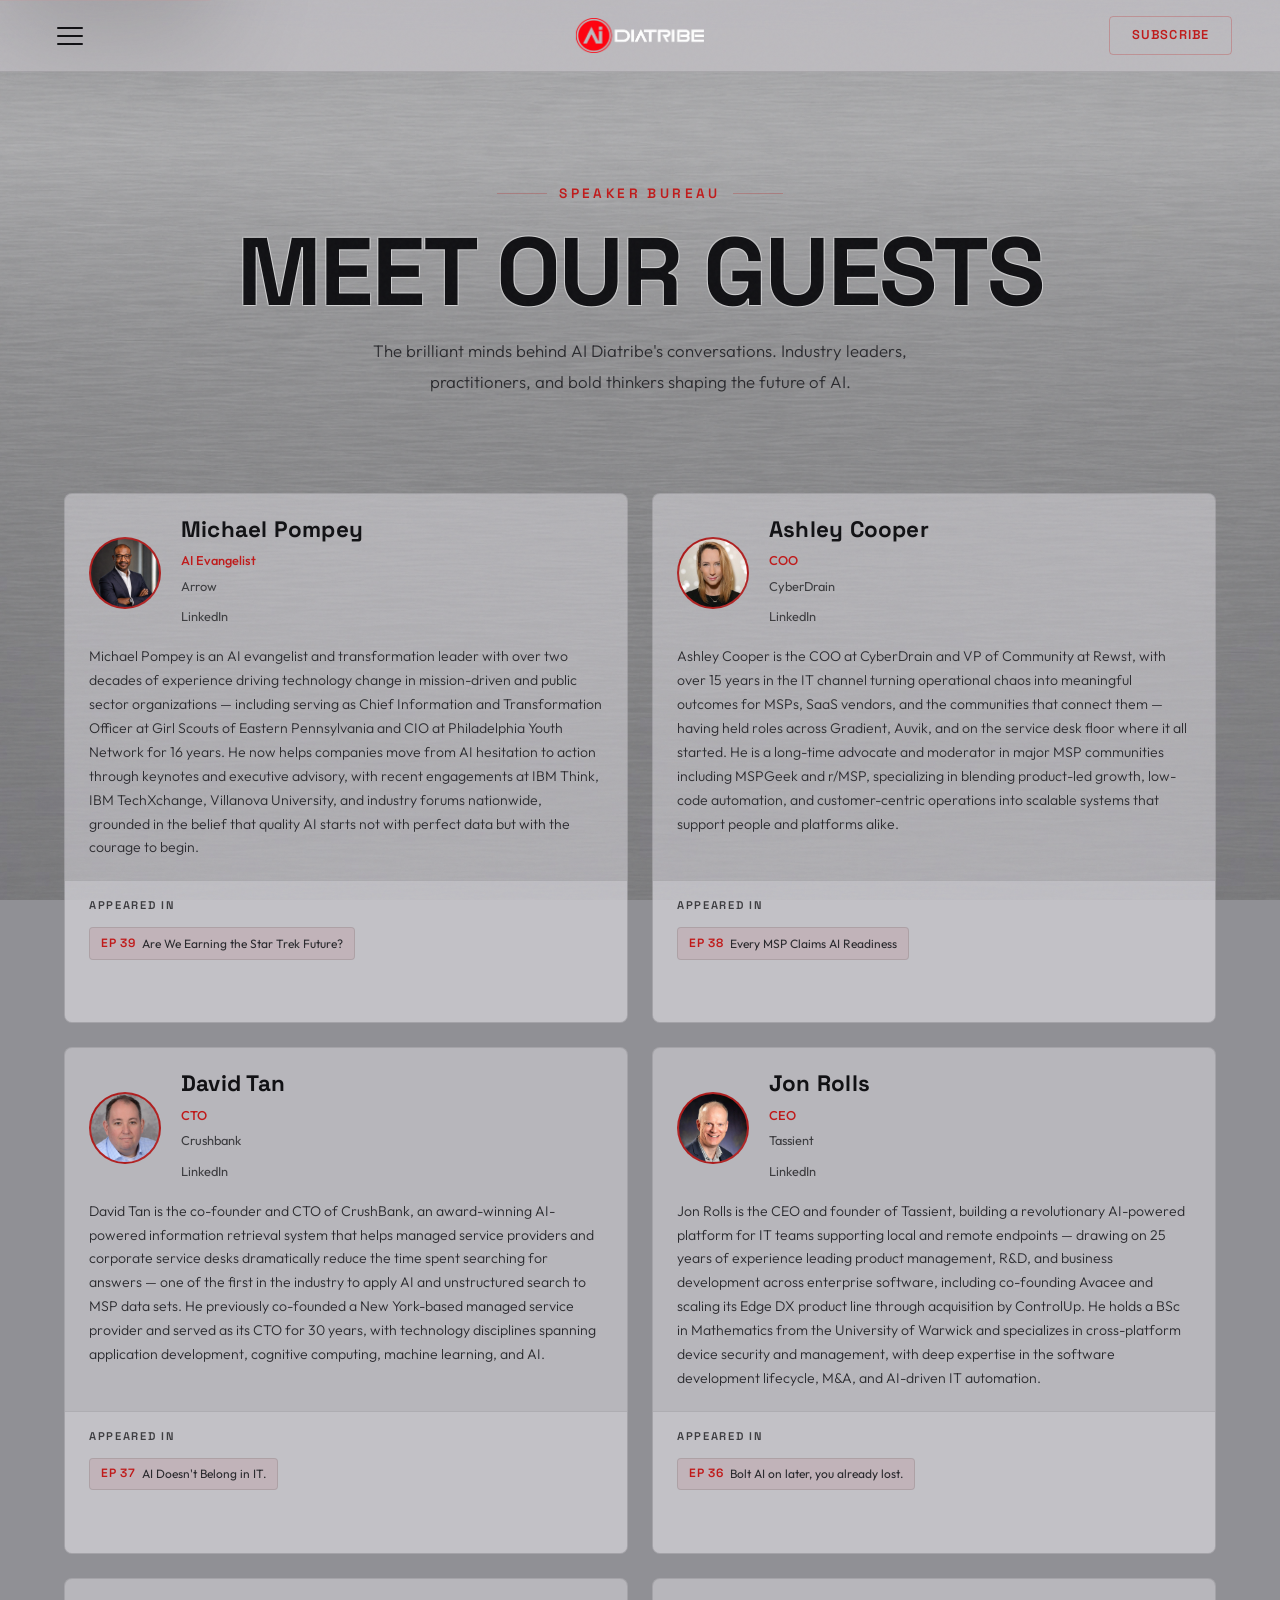
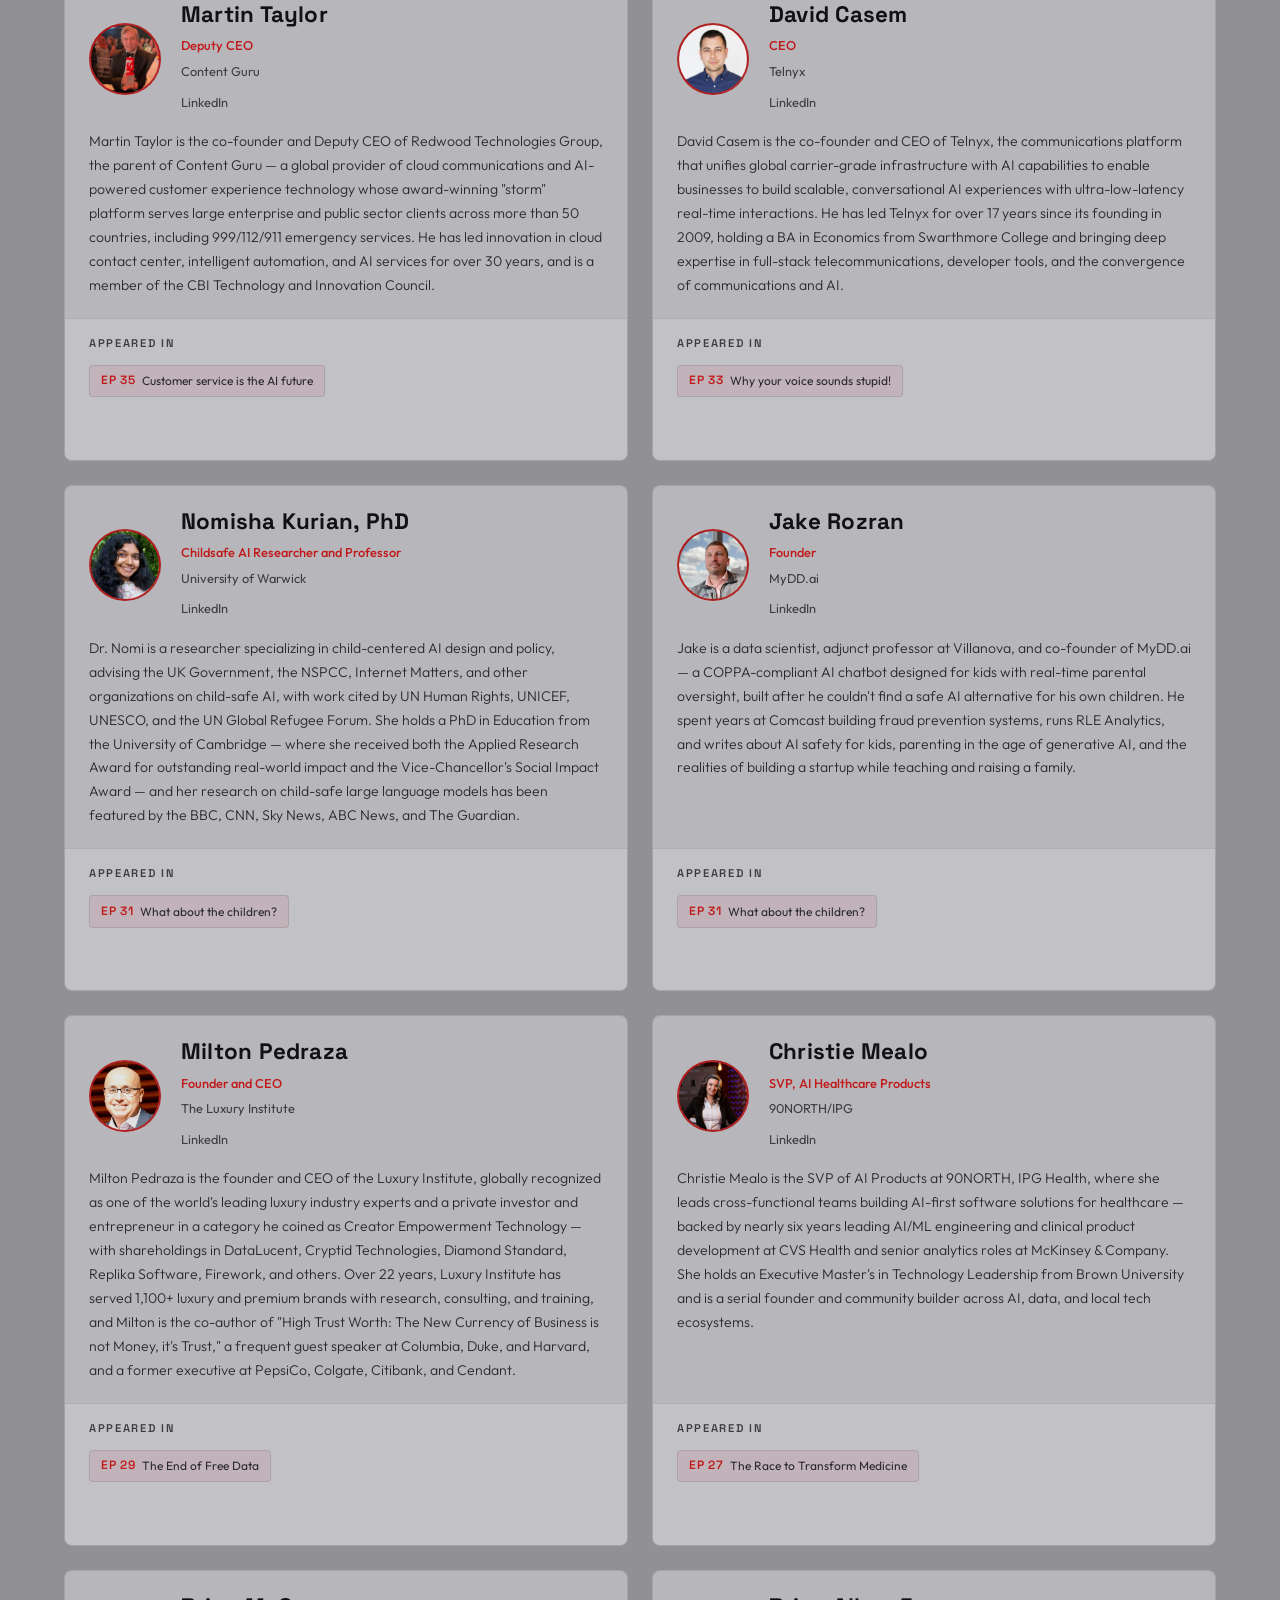
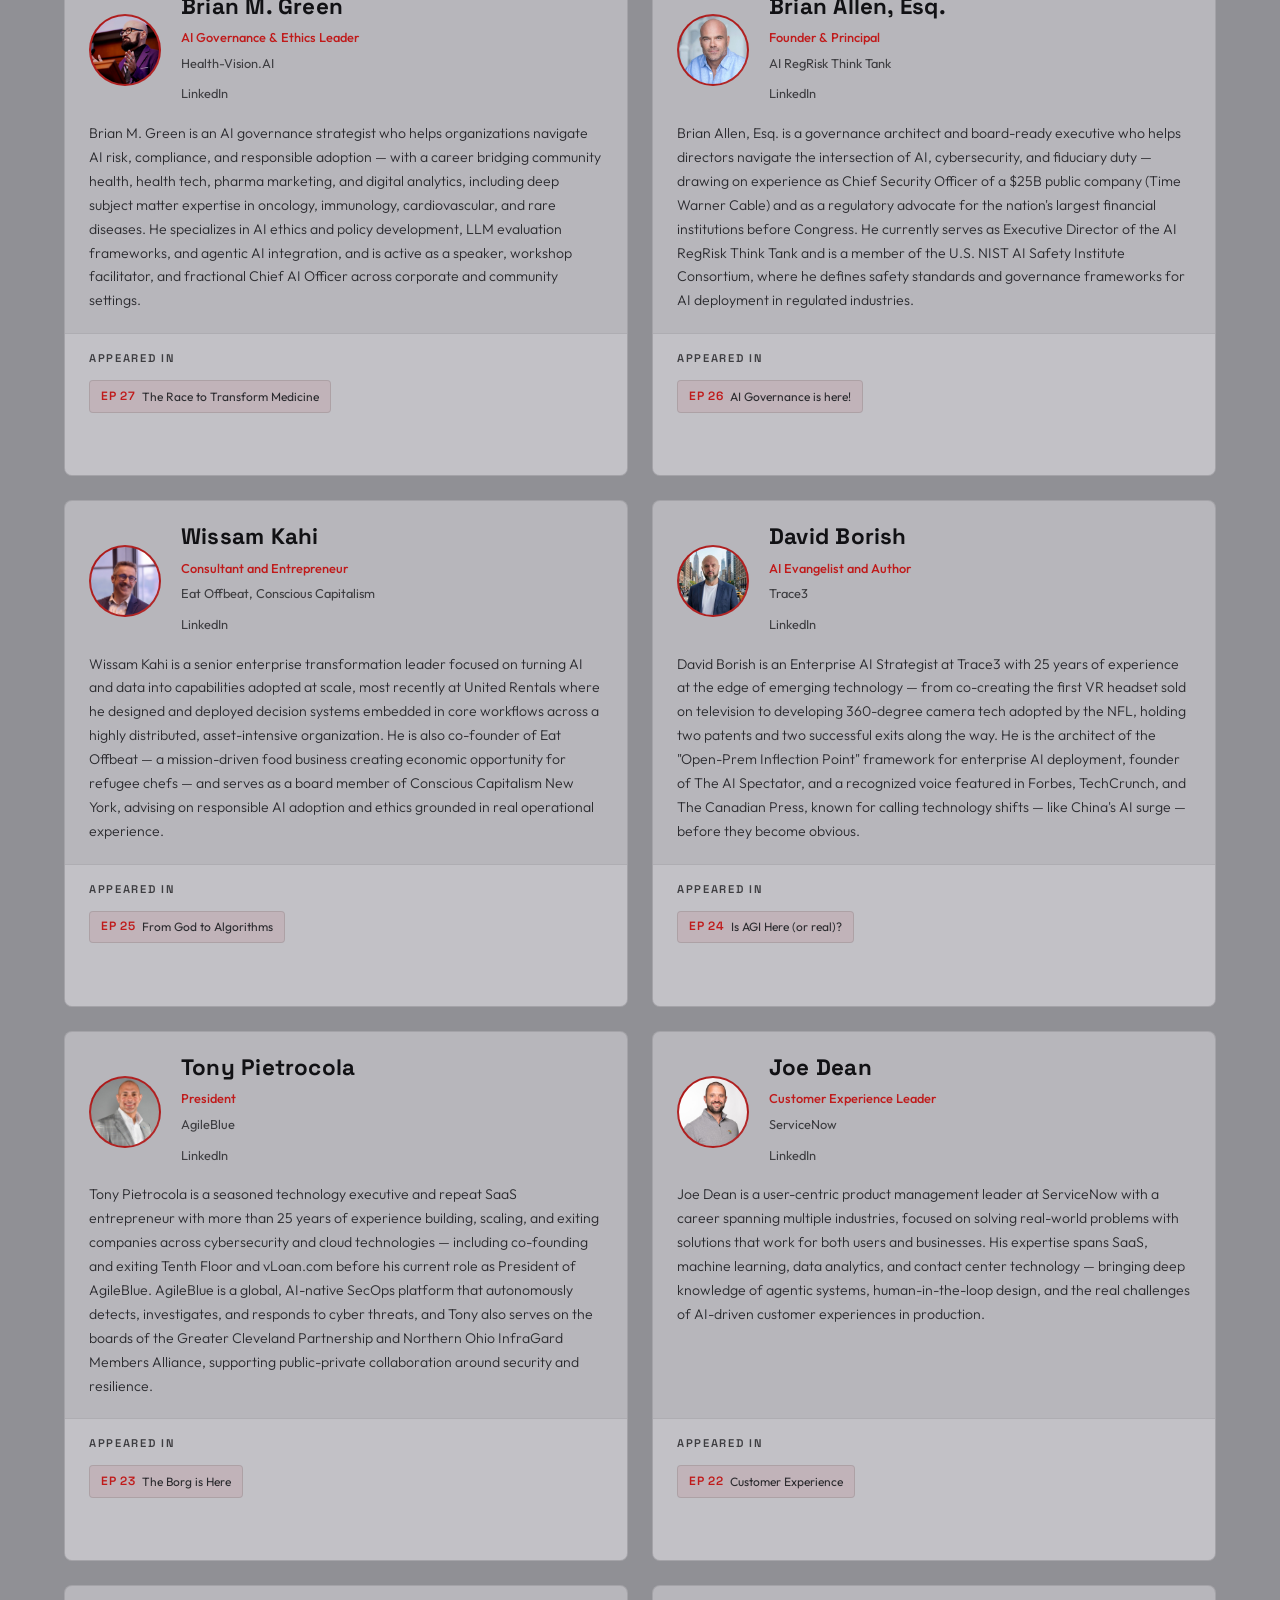
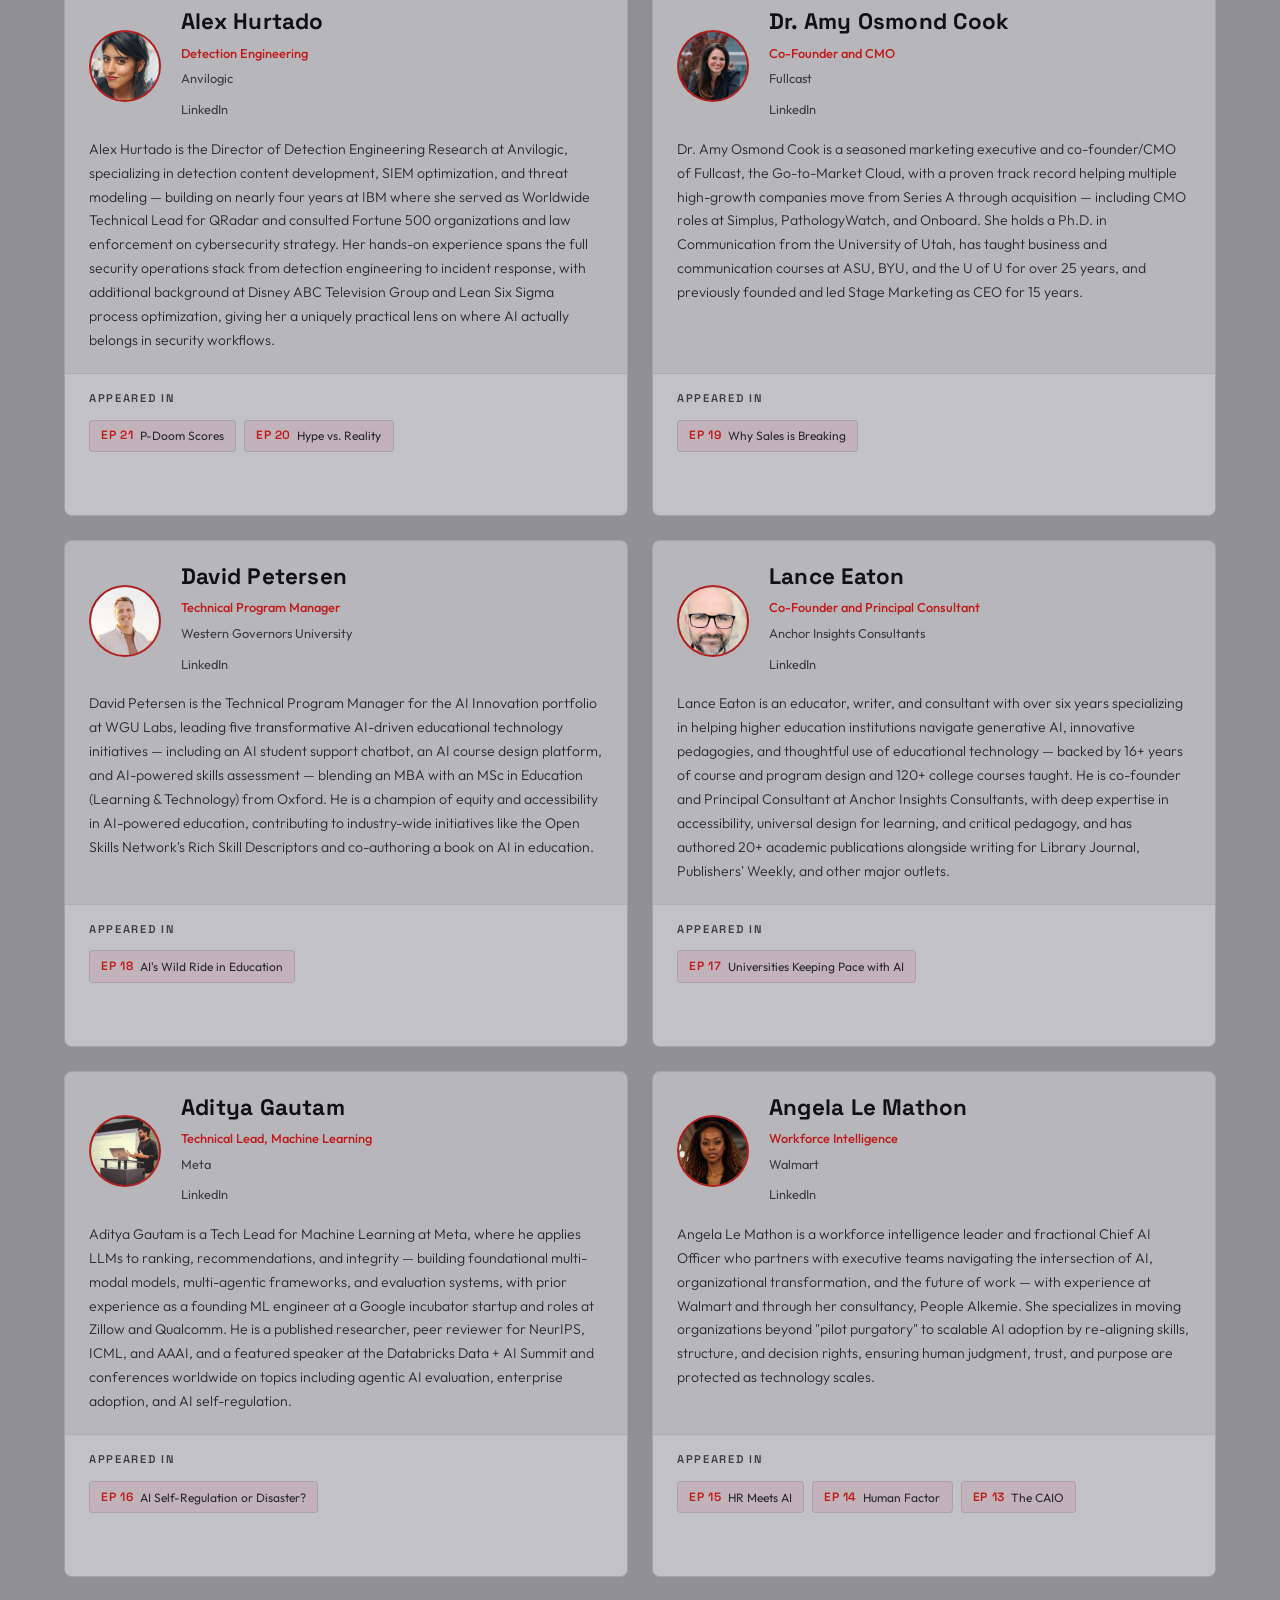
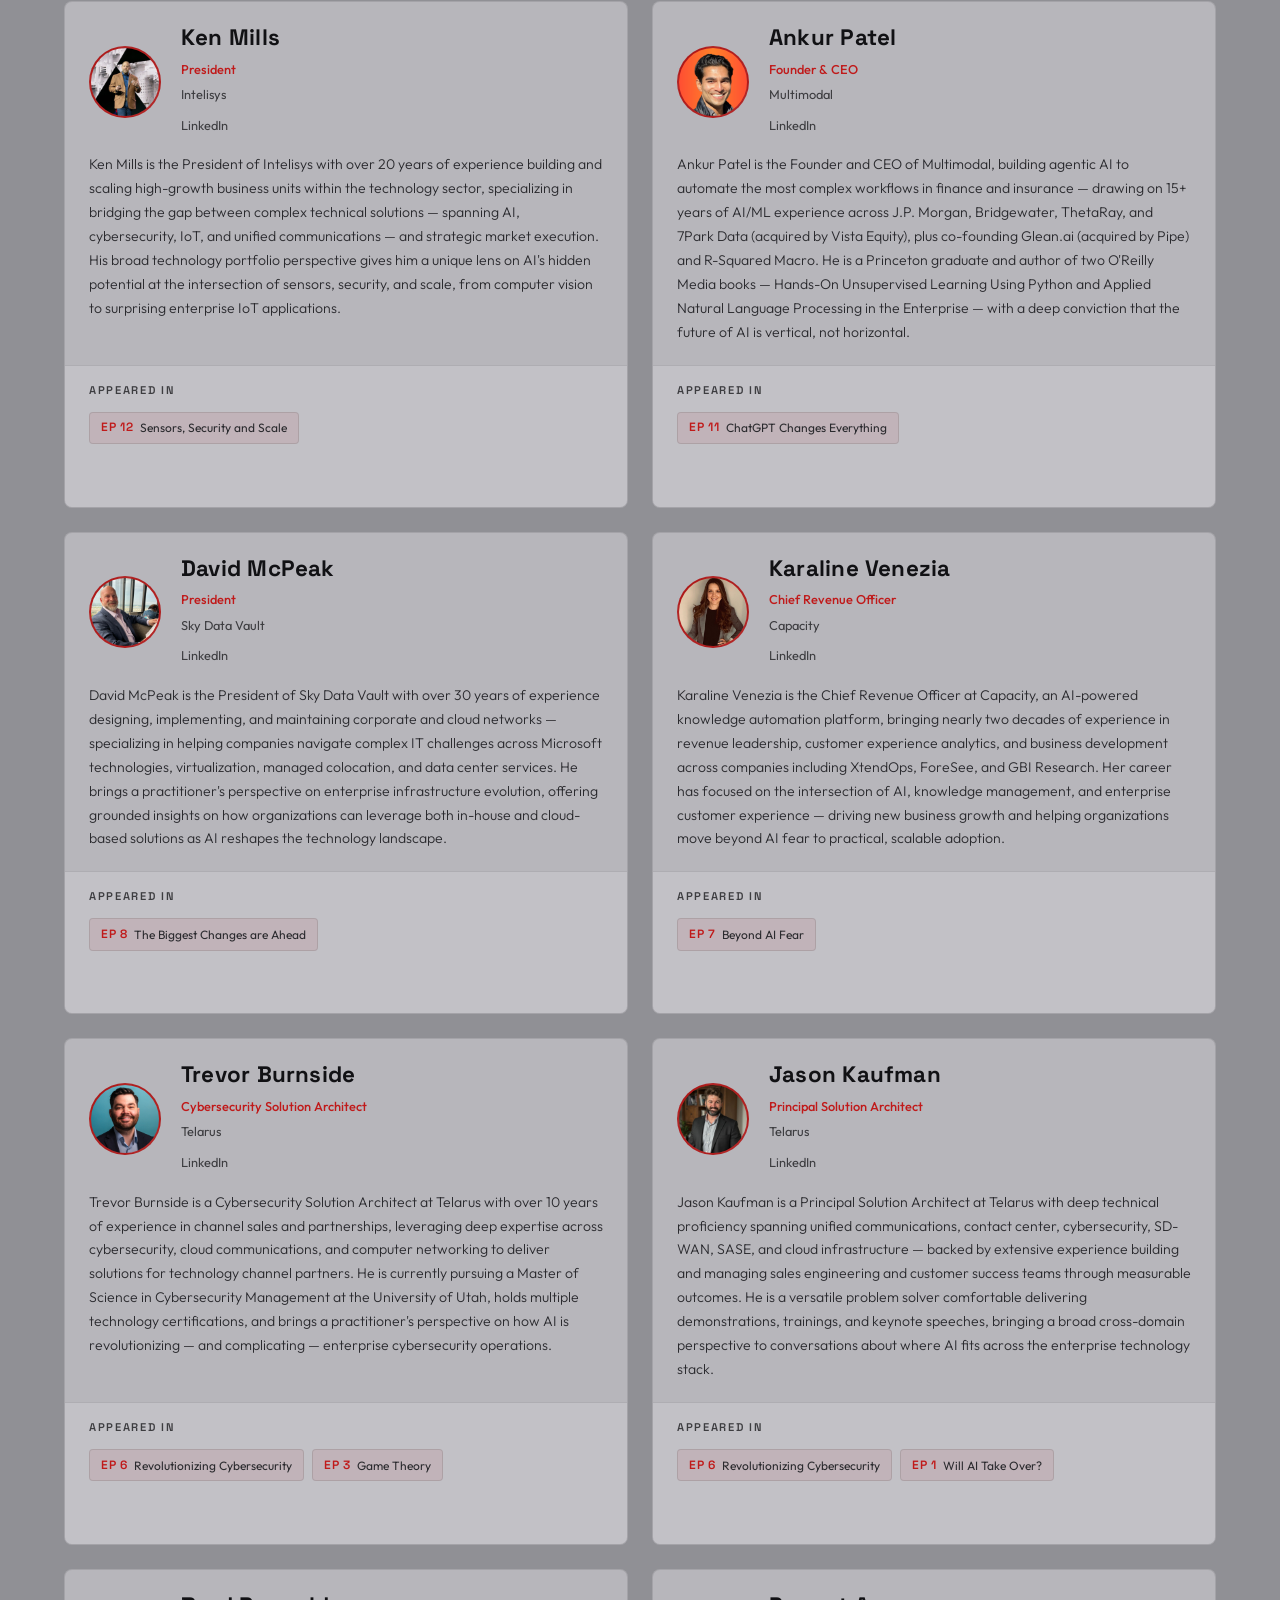
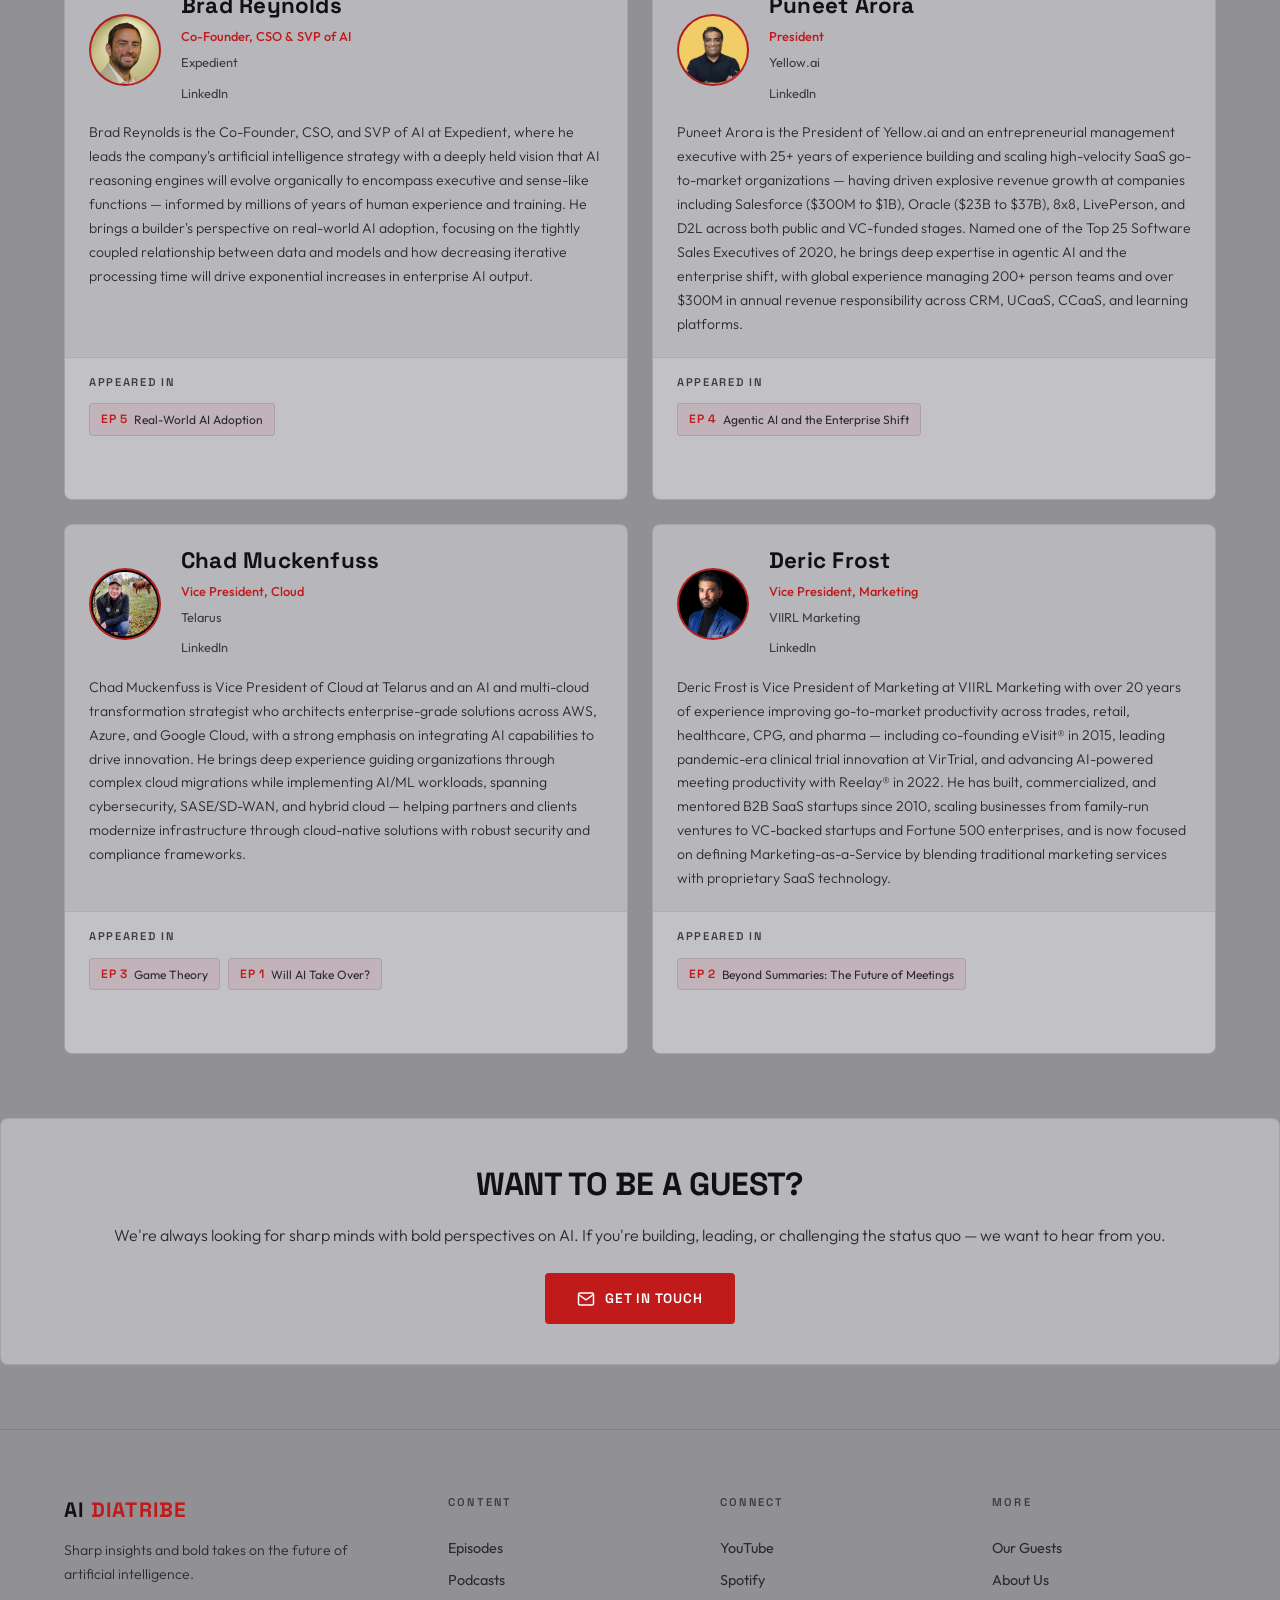
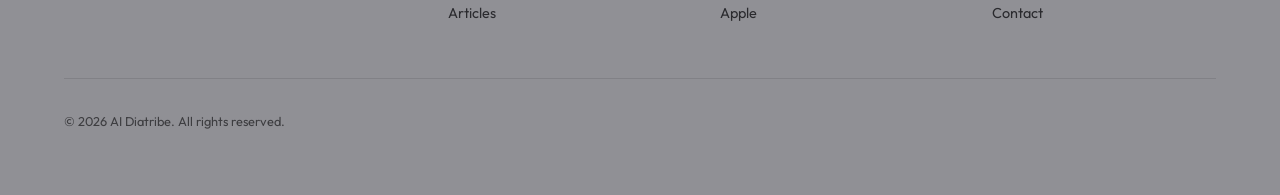
<file: speakers.html>
<!DOCTYPE html>
<html lang="en">
<head>
    <meta charset="UTF-8">
    <meta name="viewport" content="width=device-width, initial-scale=1.0">
    <title>Speakers — AI Diatribe</title>
    <link rel="stylesheet" href="styles.css">
    <link rel="icon" type="image/png" href="branding/mark-on-black.png">
</head>
<body>

    <!-- Top Bar -->
    <header class="top-bar">
        <button class="hamburger" id="hamburger" aria-label="Open menu">
            <span></span><span></span><span></span>
        </button>
        <a href="index.html" class="top-bar-logo">
            <img src="branding/logo-horizontal-light.png" alt="AI Diatribe" class="top-bar-logo-img">
        </a>
        <a href="https://www.youtube.com/@AIDiatribe" target="_blank" class="top-bar-cta">Subscribe</a>
    </header>

    <div class="menu-overlay" id="overlay"></div>
    <nav class="menu-panel" id="menuPanel">
        <div class="menu-links">
            <a href="index.html" class="menu-link">Home</a>
            <a href="videos.html" class="menu-link">Watch</a>
            <a href="podcasts.html" class="menu-link">Listen</a>
            <a href="speakers.html" class="menu-link">Guests</a>
            <a href="#" class="menu-link">Articles</a>
            <a href="about.html" class="menu-link">About</a>
        </div>
    </nav>

    <!-- Page Header -->
    <header class="page-header">
        <span class="page-tag">Speaker Bureau</span>
        <h1 class="page-title">Meet Our Guests</h1>
        <p class="page-subtitle">
            The brilliant minds behind AI Diatribe's conversations. Industry leaders,
            practitioners, and bold thinkers shaping the future of AI.
        </p>
    </header>

    <!-- Speakers Grid -->
    <main class="speakers-grid">

        <!-- Michael Pompey -->
        <article class="speaker-card" style="animation-delay: 0.1s;">
            <div class="speaker-header">
                <div class="speaker-avatar"><img src="speakers/MichaelPompey.png"></div>
                <div class="speaker-identity">
                    <h2>Michael Pompey</h2>
                    <span class="speaker-role">AI Evangelist</span><br>
                    <span class="speaker-company">Arrow</span>
                    <br><a href="https://www.linkedin.com/in/michaelpompey/" target="_blank" class="speaker-linkedin">LinkedIn</a>
                </div>
            </div>
            <p class="speaker-bio">
            Michael Pompey is an AI evangelist and transformation leader with over two decades of experience driving technology change in mission-driven and public sector organizations — including serving as Chief Information and Transformation Officer at Girl Scouts of Eastern Pennsylvania and CIO at Philadelphia Youth Network for 16 years. He now helps companies move from AI hesitation to action through keynotes and executive advisory, with recent engagements at IBM Think, IBM TechXchange, Villanova University, and industry forums nationwide, grounded in the belief that quality AI starts not with perfect data but with the courage to begin.
            </p>
            <div class="speaker-episodes">
                <div class="episodes-label">Appeared In</div>
                <div class="episode-chips">
                    <a href="https://www.youtube.com/watch?v=so5MUQUq0Cg" target="_blank" class="episode-chip"><span class="chip-ep">EP 39</span>Are We Earning the Star Trek Future?</a>
                </div>
            </div>
        </article>

        <!-- Ashley Cooper -->
        <article class="speaker-card" style="animation-delay: 0.1s;">
            <div class="speaker-header">
                <div class="speaker-avatar"><img src="speakers/AshleyCooper.jpeg"></div>
                <div class="speaker-identity">
                    <h2>Ashley Cooper</h2>
                    <span class="speaker-role">COO</span><br>
                    <span class="speaker-company">CyberDrain</span>
                    <br><a href="https://www.linkedin.com/in/adelnet/" target="_blank" class="speaker-linkedin">LinkedIn</a>
                </div>
            </div>
            <p class="speaker-bio">Ashley Cooper is the COO at CyberDrain and VP of Community at Rewst, with over 15 years in the IT channel turning operational chaos into meaningful outcomes for MSPs, SaaS vendors, and the communities that connect them — having held roles across Gradient, Auvik, and on the service desk floor where it all started. He is a long-time advocate and moderator in major MSP communities including MSPGeek and r/MSP, specializing in blending product-led growth, low-code automation, and customer-centric operations into scalable systems that support people and platforms alike.</p>
            <div class="speaker-episodes">
                <div class="episodes-label">Appeared In</div>
                <div class="episode-chips">
                    <a href="https://www.youtube.com/watch?v=6wYZcGPSGMg" target="_blank" class="episode-chip"><span class="chip-ep">EP 38</span>Every MSP Claims AI Readiness</a>
                </div>
            </div>
        </article>

        <!-- David Tan -->
        <article class="speaker-card" style="animation-delay: 0.1s;">
            <div class="speaker-header">
                <div class="speaker-avatar"><img src="speakers/DavidTan.jpeg"></div>
                <div class="speaker-identity">
                    <h2>David Tan</h2>
                    <span class="speaker-role">CTO</span><br>
                    <span class="speaker-company">Crushbank</span>
                    <br><a href="https://www.linkedin.com/in/david-tan-b8893a12/" target="_blank" class="speaker-linkedin">LinkedIn</a>
                </div>
            </div>
            <p class="speaker-bio">David Tan is the co-founder and CTO of CrushBank, an award-winning AI-powered information retrieval system that helps managed service providers and corporate service desks dramatically reduce the time spent searching for answers — one of the first in the industry to apply AI and unstructured search to MSP data sets. He previously co-founded a New York-based managed service provider and served as its CTO for 30 years, with technology disciplines spanning application development, cognitive computing, machine learning, and AI.</p>
            <div class="speaker-episodes">
                <div class="episodes-label">Appeared In</div>
                <div class="episode-chips">
                    <a href="https://youtu.be/ZMIXOffcI0Y" target="_blank" class="episode-chip"><span class="chip-ep">EP 37</span>AI Doesn't Belong in IT.</a>
                </div>
            </div>
        </article>

        <!-- Jon Rolls -->
        <article class="speaker-card" style="animation-delay: 0.1s;">
            <div class="speaker-header">
                <div class="speaker-avatar"><img src="speakers/JonRolls.jpeg"></div>
                <div class="speaker-identity">
                    <h2>Jon Rolls</h2>
                    <span class="speaker-role">CEO</span><br>
                    <span class="speaker-company">Tassient</span>
                    <br><a href="https://www.linkedin.com/in/jonrolls/" target="_blank" class="speaker-linkedin">LinkedIn</a>
                </div>
            </div>
            <p class="speaker-bio">Jon Rolls is the CEO and founder of Tassient, building a revolutionary AI-powered platform for IT teams supporting local and remote endpoints — drawing on 25 years of experience leading product management, R&D, and business development across enterprise software, including co-founding Avacee and scaling its Edge DX product line through acquisition by ControlUp. He holds a BSc in Mathematics from the University of Warwick and specializes in cross-platform device security and management, with deep expertise in the software development lifecycle, M&A, and AI-driven IT automation.</p>
            <div class="speaker-episodes">
                <div class="episodes-label">Appeared In</div>
                <div class="episode-chips">
                    <a href="https://www.youtube.com/watch?v=Ol6QwyyfI2o" target="_blank" class="episode-chip"><span class="chip-ep">EP 36</span>Bolt AI on later, you already lost.</a>
                </div>
            </div>
        </article>
        
        <!-- Martin Taylor -->
        <article class="speaker-card" style="animation-delay: 0.1s;">
            <div class="speaker-header">
                <div class="speaker-avatar"><img src="speakers/MartinTaylor.jpeg"></div>
                <div class="speaker-identity">
                    <h2>Martin Taylor</h2>
                    <span class="speaker-role">Deputy CEO</span><br>
                    <span class="speaker-company">Content Guru</span>
                    <br><a href="https://www.linkedin.com/in/martin-taylor-20143a4/" target="_blank" class="speaker-linkedin">LinkedIn</a>
                </div>
            </div>
            <p class="speaker-bio">Martin Taylor is the co-founder and Deputy CEO of Redwood Technologies Group, the parent of Content Guru — a global provider of cloud communications and AI-powered customer experience technology whose award-winning "storm" platform serves large enterprise and public sector clients across more than 50 countries, including 999/112/911 emergency services. He has led innovation in cloud contact center, intelligent automation, and AI services for over 30 years, and is a member of the CBI Technology and Innovation Council.</p>
            <div class="speaker-episodes">
                <div class="episodes-label">Appeared In</div>
                <div class="episode-chips">
                    <a href="https://www.youtube.com/watch?v=rP4Di_SrIkc" target="_blank" class="episode-chip"><span class="chip-ep">EP 35</span>Customer service is the AI future</a>
                </div>
            </div>
        </article>

        <!-- David Casem -->
        <article class="speaker-card" style="animation-delay: 0.1s;">
            <div class="speaker-header">
                <div class="speaker-avatar"><img src="speakers/DavidCasem.png"></div>
                <div class="speaker-identity">
                    <h2>David Casem</h2>
                    <span class="speaker-role">CEO</span><br>
                    <span class="speaker-company">Telnyx</span>
                    <br><a href="https://www.linkedin.com/in/dcasem/" target="_blank" class="speaker-linkedin">LinkedIn</a>
                </div>
            </div>
            <p class="speaker-bio">David Casem is the co-founder and CEO of Telnyx, the communications platform that unifies global carrier-grade infrastructure with AI capabilities to enable businesses to build scalable, conversational AI experiences with ultra-low-latency real-time interactions. He has led Telnyx for over 17 years since its founding in 2009, holding a BA in Economics from Swarthmore College and bringing deep expertise in full-stack telecommunications, developer tools, and the convergence of communications and AI.</p>
            <div class="speaker-episodes">
                <div class="episodes-label">Appeared In</div>
                <div class="episode-chips">
                    <a href="https://www.youtube.com/watch?v=KHiYO3Oew3g" target="_blank" class="episode-chip"><span class="chip-ep">EP 33</span>Why your voice sounds stupid!</a>
                </div>
            </div>
        </article>

        <!-- Nomisha Kurian -->
        <article class="speaker-card" style="animation-delay: 0.1s;">
            <div class="speaker-header">
                <div class="speaker-avatar"><img src="speakers/NomiKurian.jpeg"></div>
                <div class="speaker-identity">
                    <h2>Nomisha Kurian, PhD</h2>
                    <span class="speaker-role">Childsafe AI Researcher and Professor</span><br>
                    <span class="speaker-company">University of Warwick</span>
                    <br><a href="https://www.linkedin.com/in/nomisha-kurian-phd-8436ba9a/" target="_blank" class="speaker-linkedin">LinkedIn</a>
                </div>
            </div>
            <p class="speaker-bio">Dr. Nomi is a researcher specializing in child-centered AI design and policy, advising the UK Government, the NSPCC, Internet Matters, and other organizations on child-safe AI, with work cited by UN Human Rights, UNICEF, UNESCO, and the UN Global Refugee Forum. She holds a PhD in Education from the University of Cambridge — where she received both the Applied Research Award for outstanding real-world impact and the Vice-Chancellor's Social Impact Award — and her research on child-safe large language models has been featured by the BBC, CNN, Sky News, ABC News, and The Guardian.</p>
            <div class="speaker-episodes">
                <div class="episodes-label">Appeared In</div>
                <div class="episode-chips">
                    <a href="https://youtu.be/yfY0e30hKLQ" target="_blank" class="episode-chip"><span class="chip-ep">EP 31</span>What about the children?</a>
                </div>
            </div>
        </article>
        
        <!-- Jake Rozran -->
        <article class="speaker-card" style="animation-delay: 0.1s;">
            <div class="speaker-header">
                <div class="speaker-avatar"><img src="speakers/JakeRozran.jpeg"></div>
                <div class="speaker-identity">
                    <h2>Jake Rozran</h2>
                    <span class="speaker-role">Founder</span><br>
                    <span class="speaker-company">MyDD.ai</span>
                    <br><a href="https://www.linkedin.com/in/jacob-rozran/" target="_blank" class="speaker-linkedin">LinkedIn</a>
                </div>
            </div>
            <p class="speaker-bio">Jake is a data scientist, adjunct professor at Villanova, and co-founder of MyDD.ai — a COPPA-compliant AI chatbot designed for kids with real-time parental oversight, built after he couldn't find a safe AI alternative for his own children. He spent years at Comcast building fraud prevention systems, runs RLE Analytics, and writes about AI safety for kids, parenting in the age of generative AI, and the realities of building a startup while teaching and raising a family.</p>
            <div class="speaker-episodes">
                <div class="episodes-label">Appeared In</div>
                <div class="episode-chips">
                    <a href="https://youtu.be/yfY0e30hKLQ" target="_blank" class="episode-chip"><span class="chip-ep">EP 31</span>What about the children?</a>
                </div>
            </div>
        </article>

        <!-- Milton Pedraza -->
        <article class="speaker-card" style="animation-delay: 0.1s;">
            <div class="speaker-header">
                <div class="speaker-avatar"><img src="speakers/MiltonPedraza.jpeg"></div>
                <div class="speaker-identity">
                    <h2>Milton Pedraza</h2>
                    <span class="speaker-role">Founder and CEO</span><br>
                    <span class="speaker-company">The Luxury Institute</span>
                    <br><a href="https://www.linkedin.com/in/milton-pedraza-1141272/" target="_blank" class="speaker-linkedin">LinkedIn</a>
                </div>
            </div>
            <p class="speaker-bio">Milton Pedraza is the founder and CEO of the Luxury Institute, globally recognized as one of the world's leading luxury industry experts and a private investor and entrepreneur in a category he coined as Creator Empowerment Technology — with shareholdings in DataLucent, Cryptid Technologies, Diamond Standard, Replika Software, Firework, and others. Over 22 years, Luxury Institute has served 1,100+ luxury and premium brands with research, consulting, and training, and Milton is the co-author of "High Trust Worth: The New Currency of Business is not Money, it's Trust," a frequent guest speaker at Columbia, Duke, and Harvard, and a former executive at PepsiCo, Colgate, Citibank, and Cendant.</p>
            <div class="speaker-episodes">
                <div class="episodes-label">Appeared In</div>
                <div class="episode-chips">
                    <a href="https://www.youtube.com/watch?v=skS0qsN3vi4" target="_blank" class="episode-chip"><span class="chip-ep">EP 29</span>The End of Free Data</a>
                </div>
            </div>
        </article>

        <!-- Christie Mealo -->
        <article class="speaker-card" style="animation-delay: 0.1s;">
            <div class="speaker-header">
                <div class="speaker-avatar"><img src="speakers/ChristieMealo.png"></div>
                <div class="speaker-identity">
                    <h2>Christie Mealo</h2>
                    <span class="speaker-role">SVP, AI Healthcare Products</span><br>
                    <span class="speaker-company">90NORTH/IPG</span>
                    <br><a href="https://www.linkedin.com/in/christiemealo/" target="_blank" class="speaker-linkedin">LinkedIn</a>
                </div>
            </div>
            <p class="speaker-bio">Christie Mealo is the SVP of AI Products at 90NORTH, IPG Health, where she leads cross-functional teams building AI-first software solutions for healthcare — backed by nearly six years leading AI/ML engineering and clinical product development at CVS Health and senior analytics roles at McKinsey & Company. She holds an Executive Master's in Technology Leadership from Brown University and is a serial founder and community builder across AI, data, and local tech ecosystems.</p>
            <div class="speaker-episodes">
                <div class="episodes-label">Appeared In</div>
                <div class="episode-chips">
                    <a href="https://www.youtube.com/watch?v=w2Ovc00A90w" target="_blank" class="episode-chip"><span class="chip-ep">EP 27</span>The Race to Transform Medicine</a>
                </div>
            </div>
        </article>
        
        <!-- Brian M. Green -->
        <article class="speaker-card" style="animation-delay: 0.1s;">
            <div class="speaker-header">
                <div class="speaker-avatar"><img src="speakers/BrianGreen.jpeg"></div>
                <div class="speaker-identity">
                    <h2>Brian M. Green</h2>
                    <span class="speaker-role">AI Governance & Ethics Leader</span><br>
                    <span class="speaker-company">Health-Vision.AI</span>
                    <br><a href="https://www.linkedin.com/in/bgreen2/" target="_blank" class="speaker-linkedin">LinkedIn</a>
                </div>
            </div>
            <p class="speaker-bio">Brian M. Green is an AI governance strategist who helps organizations navigate AI risk, compliance, and responsible adoption — with a career bridging community health, health tech, pharma marketing, and digital analytics, including deep subject matter expertise in oncology, immunology, cardiovascular, and rare diseases. He specializes in AI ethics and policy development, LLM evaluation frameworks, and agentic AI integration, and is active as a speaker, workshop facilitator, and fractional Chief AI Officer across corporate and community settings.</p>
            <div class="speaker-episodes">
                <div class="episodes-label">Appeared In</div>
                <div class="episode-chips">
                    <a href="https://www.youtube.com/watch?v=w2Ovc00A90w" target="_blank" class="episode-chip"><span class="chip-ep">EP 27</span>The Race to Transform Medicine</a>
                </div>
            </div>
        </article>

        <!-- Brian Allen -->
        <article class="speaker-card" style="animation-delay: 0.1s;">
            <div class="speaker-header">
                <div class="speaker-avatar"><img src="speakers/BrianAllen.jpeg"></div>
                <div class="speaker-identity">
                    <h2>Brian Allen, Esq.</h2>
                    <span class="speaker-role">Founder & Principal</span><br>
                    <span class="speaker-company">AI RegRisk Think Tank</span>
                    <br><a href="https://www.linkedin.com/in/brian-allen-esq-93a1545/" target="_blank" class="speaker-linkedin">LinkedIn</a>
                </div>
            </div>
            <p class="speaker-bio">Brian Allen, Esq. is a governance architect and board-ready executive who helps directors navigate the intersection of AI, cybersecurity, and fiduciary duty — drawing on experience as Chief Security Officer of a $25B public company (Time Warner Cable) and as a regulatory advocate for the nation's largest financial institutions before Congress. He currently serves as Executive Director of the AI RegRisk Think Tank and is a member of the U.S. NIST AI Safety Institute Consortium, where he defines safety standards and governance frameworks for AI deployment in regulated industries.</p>
            <div class="speaker-episodes">
                <div class="episodes-label">Appeared In</div>
                <div class="episode-chips">
                    <a href="https://www.youtube.com/watch?v=wIaHkia7TIA&t=4s" target="_blank" class="episode-chip"><span class="chip-ep">EP 26</span>AI Governance is here!</a>
                </div>
            </div>
        </article>

        <!-- Wissam Kahi -->
        <article class="speaker-card" style="animation-delay: 0.15s;">
            <div class="speaker-header">
                <div class="speaker-avatar"><img src="speakers/WissamKahi.jpeg"></div>
                <div class="speaker-identity">
                    <h2>Wissam Kahi</h2>
                    <span class="speaker-role">Consultant and Entrepreneur</span><br>
                    <span class="speaker-company">Eat Offbeat, Conscious Capitalism</span>
                    <br><a href="https://www.linkedin.com/in/wissamkahi/" target="_blank" class="speaker-linkedin">LinkedIn</a>
                </div>
            </div>
            <p class="speaker-bio">Wissam Kahi is a senior enterprise transformation leader focused on turning AI and data into capabilities adopted at scale, most recently at United Rentals where he designed and deployed decision systems embedded in core workflows across a highly distributed, asset-intensive organization. He is also co-founder of Eat Offbeat — a mission-driven food business creating economic opportunity for refugee chefs — and serves as a board member of Conscious Capitalism New York, advising on responsible AI adoption and ethics grounded in real operational experience.</p>
            <div class="speaker-episodes">
                <div class="episodes-label">Appeared In</div>
                <div class="episode-chips">
                    <a href="https://www.youtube.com/watch?v=AVNwNfucbkM" target="_blank" class="episode-chip"><span class="chip-ep">EP 25</span>From God to Algorithms</a>
                </div>
            </div>
        </article>

        <!-- David Borish -->
        <article class="speaker-card" style="animation-delay: 0.2s;">
            <div class="speaker-header">
                <div class="speaker-avatar"><img src="speakers/DavidBorish.jpeg"></div>
                <div class="speaker-identity">
                    <h2>David Borish</h2>
                    <span class="speaker-role">AI Evangelist and Author</span><br>
                    <span class="speaker-company">Trace3</span>
                    <br><a href="https://www.linkedin.com/in/davidborish/" target="_blank" class="speaker-linkedin">LinkedIn</a>
                </div>
            </div>
            <p class="speaker-bio">David Borish is an Enterprise AI Strategist at Trace3 with 25 years of experience at the edge of emerging technology — from co-creating the first VR headset sold on television to developing 360-degree camera tech adopted by the NFL, holding two patents and two successful exits along the way. He is the architect of the "Open-Prem Inflection Point" framework for enterprise AI deployment, founder of The AI Spectator, and a recognized voice featured in Forbes, TechCrunch, and The Canadian Press, known for calling technology shifts — like China's AI surge — before they become obvious.</p>
            <div class="speaker-episodes">
                <div class="episodes-label">Appeared In</div>
                <div class="episode-chips">
                    <a href="https://www.youtube.com/watch?v=UnG8aOiKgMg" target="_blank" class="episode-chip"><span class="chip-ep">EP 24</span> Is AGI Here (or real)?</a>
                </div>
            </div>
        </article>

        <!-- Tony Pietrocola -->
        <article class="speaker-card" style="animation-delay: 0.25s;">
            <div class="speaker-header">
                <div class="speaker-avatar"><img src="speakers/TonyPietrocola.jpeg"></div>
                <div class="speaker-identity">
                    <h2>Tony Pietrocola</h2>
                    <span class="speaker-role">President</span><br>
                    <span class="speaker-company">AgileBlue</span>
                    <br><a href="https://www.linkedin.com/in/tonypietrocola/" target="_blank" class="speaker-linkedin">LinkedIn</a>
                </div>
            </div>
            <p class="speaker-bio">Tony Pietrocola is a seasoned technology executive and repeat SaaS entrepreneur with more than 25 years of experience building, scaling, and exiting companies across cybersecurity and cloud technologies — including co-founding and exiting Tenth Floor and vLoan.com before his current role as President of AgileBlue. AgileBlue is a global, AI-native SecOps platform that autonomously detects, investigates, and responds to cyber threats, and Tony also serves on the boards of the Greater Cleveland Partnership and Northern Ohio InfraGard Members Alliance, supporting public-private collaboration around security and resilience.</p>
            <div class="speaker-episodes">
                <div class="episodes-label">Appeared In</div>
                <div class="episode-chips">
                    <a href="https://www.youtube.com/watch?v=evb52YP1F3c" target="_blank" class="episode-chip"><span class="chip-ep">EP 23</span> The Borg is Here</a>
                </div>
            </div>
        </article>

        <!-- Joe Dean -->
        <article class="speaker-card" style="animation-delay: 0.3s;">
            <div class="speaker-header">
                <div class="speaker-avatar"><img src="speakers/JoeDean.jpeg"></div>
                <div class="speaker-identity">
                    <h2>Joe Dean</h2>
                    <span class="speaker-role">Customer Experience Leader</span><br>
                    <span class="speaker-company">ServiceNow</span>
                    <br><a href="https://www.linkedin.com/in/joeadean/" target="_blank" class="speaker-linkedin">LinkedIn</a>
                </div>
            </div>
            <p class="speaker-bio">Joe Dean is a user-centric product management leader at ServiceNow with a career spanning multiple industries, focused on solving real-world problems with solutions that work for both users and businesses. His expertise spans SaaS, machine learning, data analytics, and contact center technology — bringing deep knowledge of agentic systems, human-in-the-loop design, and the real challenges of AI-driven customer experiences in production.</p>
            <div class="speaker-episodes">
                <div class="episodes-label">Appeared In</div>
                <div class="episode-chips">
                    <a href="https://www.youtube.com/watch?v=6WqsSKLe7c8" target="_blank" class="episode-chip"><span class="chip-ep">EP 22</span> Customer Experience</a>
                </div>
            </div>
        </article>

        <!-- Alex Hurtado -->
        <article class="speaker-card" style="animation-delay: 0.35s;">
            <div class="speaker-header">
                <div class="speaker-avatar"><img src="speakers/AlexHurtado.jpeg"></div>
                <div class="speaker-identity">
                    <h2>Alex Hurtado</h2>
                    <span class="speaker-role">Detection Engineering</span><br>
                    <span class="speaker-company">Anvilogic</span>
                    <br><a href="https://www.linkedin.com/in/hurtadoalexandra/" target="_blank" class="speaker-linkedin">LinkedIn</a>
                </div>
            </div>
            <p class="speaker-bio">Alex Hurtado is the Director of Detection Engineering Research at Anvilogic, specializing in detection content development, SIEM optimization, and threat modeling — building on nearly four years at IBM where she served as Worldwide Technical Lead for QRadar and consulted Fortune 500 organizations and law enforcement on cybersecurity strategy. Her hands-on experience spans the full security operations stack from detection engineering to incident response, with additional background at Disney ABC Television Group and Lean Six Sigma process optimization, giving her a uniquely practical lens on where AI actually belongs in security workflows.</p>
            <div class="speaker-episodes">
                <div class="episodes-label">Appeared In</div>
                <div class="episode-chips">
                    <a href="https://www.youtube.com/watch?v=iDQZRjAi-eM" target="_blank" class="episode-chip"><span class="chip-ep">EP 21</span> P-Doom Scores</a>
                    <a href="https://www.youtube.com/watch?v=sIVozbai1ww" target="_blank" class="episode-chip"><span class="chip-ep">EP 20</span> Hype vs. Reality</a>
                </div>
            </div>
        </article>

        <!-- Dr. Amy Osmond Cook -->
        <article class="speaker-card" style="animation-delay: 0.4s;">
            <div class="speaker-header">
                <div class="speaker-avatar"><img src="speakers/AmyOsmondCook.jpeg"></div>
                <div class="speaker-identity">
                    <h2>Dr. Amy Osmond Cook</h2>
                    <span class="speaker-role">Co-Founder and CMO</span><br>
                    <span class="speaker-company">Fullcast</span>
                    <br><a href="https://www.linkedin.com/in/amyosmondcook/" target="_blank" class="speaker-linkedin">LinkedIn</a>
                </div>
            </div>
            <p class="speaker-bio">Dr. Amy Osmond Cook is a seasoned marketing executive and co-founder/CMO of Fullcast, the Go-to-Market Cloud, with a proven track record helping multiple high-growth companies move from Series A through acquisition — including CMO roles at Simplus, PathologyWatch, and Onboard. She holds a Ph.D. in Communication from the University of Utah, has taught business and communication courses at ASU, BYU, and the U of U for over 25 years, and previously founded and led Stage Marketing as CEO for 15 years.</p>
            <div class="speaker-episodes">
                <div class="episodes-label">Appeared In</div>
                <div class="episode-chips">
                    <a href="https://www.youtube.com/watch?v=sjzyYWgQA3g" target="_blank" class="episode-chip"><span class="chip-ep">EP 19</span> Why Sales is Breaking</a>
                </div>
            </div>
        </article>

        <!-- David Petersen -->
        <article class="speaker-card" style="animation-delay: 0.45s;">
            <div class="speaker-header">
                <div class="speaker-avatar"><img src="speakers/DavidPetersen.jpeg"></div>
                <div class="speaker-identity">
                    <h2>David Petersen</h2>
                    <span class="speaker-role">Technical Program Manager</span><br>
                    <span class="speaker-company">Western Governors University</span>
                    <br><a href="https://www.linkedin.com/in/david-james-petersen/" target="_blank" class="speaker-linkedin">LinkedIn</a>
                </div>
            </div>
            <p class="speaker-bio">David Petersen is the Technical Program Manager for the AI Innovation portfolio at WGU Labs, leading five transformative AI-driven educational technology initiatives — including an AI student support chatbot, an AI course design platform, and AI-powered skills assessment — blending an MBA with an MSc in Education (Learning &amp; Technology) from Oxford. He is a champion of equity and accessibility in AI-powered education, contributing to industry-wide initiatives like the Open Skills Network's Rich Skill Descriptors and co-authoring a book on AI in education.</p>
            <div class="speaker-episodes">
                <div class="episodes-label">Appeared In</div>
                <div class="episode-chips">
                    <a href="https://www.youtube.com/watch?v=Rwyo53Vmqmg" target="_blank" class="episode-chip"><span class="chip-ep">EP 18</span> AI's Wild Ride in Education</a>
                </div>
            </div>
        </article>

        <!-- Lance Eaton -->
        <article class="speaker-card" style="animation-delay: 0.5s;">
            <div class="speaker-header">
                <div class="speaker-avatar"><img src="speakers/LanceEaton.jpeg"></div>
                <div class="speaker-identity">
                    <h2>Lance Eaton</h2>
                    <span class="speaker-role">Co-Founder and Principal Consultant</span><br>
                    <span class="speaker-company">Anchor Insights Consultants</span>
                    <br><a href="https://www.linkedin.com/in/leaton01/" target="_blank" class="speaker-linkedin">LinkedIn</a>
                </div>
            </div>
            <p class="speaker-bio">Lance Eaton is an educator, writer, and consultant with over six years specializing in helping higher education institutions navigate generative AI, innovative pedagogies, and thoughtful use of educational technology — backed by 16+ years of course and program design and 120+ college courses taught. He is co-founder and Principal Consultant at Anchor Insights Consultants, with deep expertise in accessibility, universal design for learning, and critical pedagogy, and has authored 20+ academic publications alongside writing for Library Journal, Publishers' Weekly, and other major outlets.</p>
            <div class="speaker-episodes">
                <div class="episodes-label">Appeared In</div>
                <div class="episode-chips">
                    <a href="https://www.youtube.com/watch?v=frQm42ie5I4" target="_blank" class="episode-chip"><span class="chip-ep">EP 17</span> Universities Keeping Pace with AI</a>
                </div>
            </div>
        </article>

        <!-- Aditya Gautam -->
        <article class="speaker-card" style="animation-delay: 0.55s;">
            <div class="speaker-header">
                <div class="speaker-avatar"><img src="speakers/AdityaGautam.jpeg"></div>
                <div class="speaker-identity">
                    <h2>Aditya Gautam</h2>
                    <span class="speaker-role">Technical Lead, Machine Learning</span><br>
                    <span class="speaker-company">Meta</span>
                    <br><a href="https://www.linkedin.com/in/aditya-gautam-68233a30/" target="_blank" class="speaker-linkedin">LinkedIn</a>
                </div>
            </div>
            <p class="speaker-bio">Aditya Gautam is a Tech Lead for Machine Learning at Meta, where he applies LLMs to ranking, recommendations, and integrity — building foundational multi-modal models, multi-agentic frameworks, and evaluation systems, with prior experience as a founding ML engineer at a Google incubator startup and roles at Zillow and Qualcomm. He is a published researcher, peer reviewer for NeurIPS, ICML, and AAAI, and a featured speaker at the Databricks Data + AI Summit and conferences worldwide on topics including agentic AI evaluation, enterprise adoption, and AI self-regulation.</p>
            <div class="speaker-episodes">
                <div class="episodes-label">Appeared In</div>
                <div class="episode-chips">
                    <a href="https://www.youtube.com/watch?v=-ZeTRUeAZ1Q" target="_blank" class="episode-chip"><span class="chip-ep">EP 16</span> AI Self-Regulation or Disaster?</a>
                </div>
            </div>
        </article>

        <!-- Angela Le Mathon -->
        <article class="speaker-card" style="animation-delay: 0.6s;">
            <div class="speaker-header">
                <div class="speaker-avatar"><img src="speakers/AngelaLemathon.jpeg"></div>
                <div class="speaker-identity">
                    <h2>Angela Le Mathon</h2>
                    <span class="speaker-role">Workforce Intelligence</span><br>
                    <span class="speaker-company">Walmart</span>
                    <br><a href="https://www.linkedin.com/in/lemathon/" target="_blank" class="speaker-linkedin">LinkedIn</a>
                </div>
            </div>
            <p class="speaker-bio">Angela Le Mathon is a workforce intelligence leader and fractional Chief AI Officer who partners with executive teams navigating the intersection of AI, organizational transformation, and the future of work — with experience at Walmart and through her consultancy, People Alkemie. She specializes in moving organizations beyond "pilot purgatory" to scalable AI adoption by re-aligning skills, structure, and decision rights, ensuring human judgment, trust, and purpose are protected as technology scales.</p>
            <div class="speaker-episodes">
                <div class="episodes-label">Appeared In</div>
                <div class="episode-chips">
                    <a href="https://www.youtube.com/watch?v=SWBZgPbJ_9g" target="_blank" class="episode-chip"><span class="chip-ep">EP 15</span> HR Meets AI</a>
                    <a href="https://www.youtube.com/watch?v=GHc7AMQv4sA" target="_blank" class="episode-chip"><span class="chip-ep">EP 14</span> Human Factor</a>
                    <a href="https://www.youtube.com/watch?v=Sk9eIfI8_28" target="_blank" class="episode-chip"><span class="chip-ep">EP 13</span> The CAIO</a>
                </div>
            </div>
        </article>

        <!-- Ken Mills -->
        <article class="speaker-card" style="animation-delay: 0.65s;">
            <div class="speaker-header">
                <div class="speaker-avatar"><img src="speakers/KenMills.jpeg"></div>
                <div class="speaker-identity">
                    <h2>Ken Mills</h2>
                    <span class="speaker-role">President</span><br>
                    <span class="speaker-company">Intelisys</span>
                    <br><a href="https://www.linkedin.com/in/kemills/" target="_blank" class="speaker-linkedin">LinkedIn</a>
                </div>
            </div>
            <p class="speaker-bio">Ken Mills is the President of Intelisys with over 20 years of experience building and scaling high-growth business units within the technology sector, specializing in bridging the gap between complex technical solutions — spanning AI, cybersecurity, IoT, and unified communications — and strategic market execution. His broad technology portfolio perspective gives him a unique lens on AI's hidden potential at the intersection of sensors, security, and scale, from computer vision to surprising enterprise IoT applications.</p>
            <div class="speaker-episodes">
                <div class="episodes-label">Appeared In</div>
                <div class="episode-chips">
                    <a href="https://www.youtube.com/watch?v=kHxqKdjXUL8" target="_blank" class="episode-chip"><span class="chip-ep">EP 12</span> Sensors, Security and Scale</a>
                </div>
            </div>
        </article>

        <!-- Ankur Patel -->
        <article class="speaker-card" style="animation-delay: 0.7s;">
            <div class="speaker-header">
                <div class="speaker-avatar"><img src="speakers/AnkurPatel.png"></div>
                <div class="speaker-identity">
                    <h2>Ankur Patel</h2>
                    <span class="speaker-role">Founder & CEO</span><br>
                    <span class="speaker-company">Multimodal</span>
                    <br><a href="https://www.linkedin.com/in/ankurpatel9/" target="_blank" class="speaker-linkedin">LinkedIn</a>
                </div>
            </div>
            <p class="speaker-bio">Ankur Patel is the Founder and CEO of Multimodal, building agentic AI to automate the most complex workflows in finance and insurance — drawing on 15+ years of AI/ML experience across J.P. Morgan, Bridgewater, ThetaRay, and 7Park Data (acquired by Vista Equity), plus co-founding Glean.ai (acquired by Pipe) and R-Squared Macro. He is a Princeton graduate and author of two O'Reilly Media books — Hands-On Unsupervised Learning Using Python and Applied Natural Language Processing in the Enterprise — with a deep conviction that the future of AI is vertical, not horizontal.</p>
            <div class="speaker-episodes">
                <div class="episodes-label">Appeared In</div>
                <div class="episode-chips">
                    <a href="https://www.youtube.com/watch?v=DZsbc5nGkvs" target="_blank" class="episode-chip"><span class="chip-ep">EP 11</span> ChatGPT Changes Everything</a>
                </div>
            </div>
        </article>

        <!-- David McPeak -->
        <article class="speaker-card" style="animation-delay: 0.75s;">
            <div class="speaker-header">
                <div class="speaker-avatar"><img src="speakers/DavidMcPeak.jpeg"></div>
                <div class="speaker-identity">
                    <h2>David McPeak</h2>
                    <span class="speaker-role">President</span><br>
                    <span class="speaker-company">Sky Data Vault</span>
                    <br><a href="https://www.linkedin.com/in/davidmcpeak/" target="_blank" class="speaker-linkedin">LinkedIn</a>
                </div>
            </div>
            <p class="speaker-bio">David McPeak is the President of Sky Data Vault with over 30 years of experience designing, implementing, and maintaining corporate and cloud networks — specializing in helping companies navigate complex IT challenges across Microsoft technologies, virtualization, managed colocation, and data center services. He brings a practitioner's perspective on enterprise infrastructure evolution, offering grounded insights on how organizations can leverage both in-house and cloud-based solutions as AI reshapes the technology landscape.</p>
            <div class="speaker-episodes">
                <div class="episodes-label">Appeared In</div>
                <div class="episode-chips">
                    <a href="https://www.youtube.com/watch?v=xojtaEhJ1MU" target="_blank" class="episode-chip"><span class="chip-ep">EP 8</span> The Biggest Changes are Ahead</a>
                </div>
            </div>
        </article>

        <!-- Karaline Venezia -->
        <article class="speaker-card" style="animation-delay: 0.8s;">
            <div class="speaker-header">
                <div class="speaker-avatar"><img src="speakers/KaralineVenezia.jpeg"></div>
                <div class="speaker-identity">
                    <h2>Karaline Venezia</h2>
                    <span class="speaker-role">Chief Revenue Officer</span><br>
                    <span class="speaker-company">Capacity</span>
                    <br><a href="https://www.linkedin.com/in/karaline-venezia-6323a018/" target="_blank" class="speaker-linkedin">LinkedIn</a>
                </div>
            </div>
            <p class="speaker-bio">Karaline Venezia is the Chief Revenue Officer at Capacity, an AI-powered knowledge automation platform, bringing nearly two decades of experience in revenue leadership, customer experience analytics, and business development across companies including XtendOps, ForeSee, and GBI Research. Her career has focused on the intersection of AI, knowledge management, and enterprise customer experience — driving new business growth and helping organizations move beyond AI fear to practical, scalable adoption.</p>
            <div class="speaker-episodes">
                <div class="episodes-label">Appeared In</div>
                <div class="episode-chips">
                    <a href="https://www.youtube.com/watch?v=he16X5cSHt4" target="_blank" class="episode-chip"><span class="chip-ep">EP 7</span> Beyond AI Fear</a>
                </div>
            </div>
        </article>

        <!-- Trevor Burnside -->
        <article class="speaker-card" style="animation-delay: 0.85s;">
            <div class="speaker-header">
                <div class="speaker-avatar"><img src="speakers/TrevorBurnside.jpeg"></div>
                <div class="speaker-identity">
                    <h2>Trevor Burnside</h2>
                    <span class="speaker-role">Cybersecurity Solution Architect</span><br>
                    <span class="speaker-company">Telarus</span>
                    <br><a href="https://www.linkedin.com/in/trevorburnside/" target="_blank" class="speaker-linkedin">LinkedIn</a>
                </div>
            </div>
            <p class="speaker-bio">Trevor Burnside is a Cybersecurity Solution Architect at Telarus with over 10 years of experience in channel sales and partnerships, leveraging deep expertise across cybersecurity, cloud communications, and computer networking to deliver solutions for technology channel partners. He is currently pursuing a Master of Science in Cybersecurity Management at the University of Utah, holds multiple technology certifications, and brings a practitioner's perspective on how AI is revolutionizing — and complicating — enterprise cybersecurity operations.</p>
            <div class="speaker-episodes">
                <div class="episodes-label">Appeared In</div>
                <div class="episode-chips">
                    <a href="https://www.youtube.com/watch?v=zlW8zVhWmEA" target="_blank" class="episode-chip"><span class="chip-ep">EP 6</span> Revolutionizing Cybersecurity</a>
                    <a href="https://www.youtube.com/watch?v=q6fdt1xhiys" target="_blank" class="episode-chip"><span class="chip-ep">EP 3</span> Game Theory</a>
                </div>
            </div>
        </article>

        <!-- Jason Kaufman -->
        <article class="speaker-card" style="animation-delay: 0.9s;">
            <div class="speaker-header">
                <div class="speaker-avatar"><img src="speakers/JasonKaufman.jpeg"></div>
                <div class="speaker-identity">
                    <h2>Jason Kaufman</h2>
                    <span class="speaker-role">Principal Solution Architect</span><br>
                    <span class="speaker-company">Telarus</span>
                    <br><a href="https://www.linkedin.com/in/jasonkaufman7/" target="_blank" class="speaker-linkedin">LinkedIn</a>
                </div>
            </div>
            <p class="speaker-bio">Jason Kaufman is a Principal Solution Architect at Telarus with deep technical proficiency spanning unified communications, contact center, cybersecurity, SD-WAN, SASE, and cloud infrastructure — backed by extensive experience building and managing sales engineering and customer success teams through measurable outcomes. He is a versatile problem solver comfortable delivering demonstrations, trainings, and keynote speeches, bringing a broad cross-domain perspective to conversations about where AI fits across the enterprise technology stack.</p>
            <div class="speaker-episodes">
                <div class="episodes-label">Appeared In</div>
                <div class="episode-chips">
                    <a href="https://www.youtube.com/watch?v=zlW8zVhWmEA" target="_blank" class="episode-chip"><span class="chip-ep">EP 6</span> Revolutionizing Cybersecurity</a>
                    <a href="https://www.youtube.com/watch?v=DR3gVjUMmGA" target="_blank" class="episode-chip"><span class="chip-ep">EP 1</span> Will AI Take Over?</a>
                </div>
            </div>
        </article>

        <!-- Brad Reynolds -->
        <article class="speaker-card" style="animation-delay: 0.95s;">
            <div class="speaker-header">
                <div class="speaker-avatar"><img src="speakers/BradReynolds.jpeg"></div>
                <div class="speaker-identity">
                    <h2>Brad Reynolds</h2>
                    <span class="speaker-role">Co-Founder, CSO & SVP of AI</span><br>
                    <span class="speaker-company">Expedient</span>
                    <br><a href="https://www.linkedin.com/in/bradreynolds3/" target="_blank" class="speaker-linkedin">LinkedIn</a>
                </div>
            </div>
            <p class="speaker-bio">Brad Reynolds is the Co-Founder, CSO, and SVP of AI at Expedient, where he leads the company's artificial intelligence strategy with a deeply held vision that AI reasoning engines will evolve organically to encompass executive and sense-like functions — informed by millions of years of human experience and training. He brings a builder's perspective on real-world AI adoption, focusing on the tightly coupled relationship between data and models and how decreasing iterative processing time will drive exponential increases in enterprise AI output.</p>
            <div class="speaker-episodes">
                <div class="episodes-label">Appeared In</div>
                <div class="episode-chips">
                    <a href="https://www.youtube.com/watch?v=pZu_iUmfS98" target="_blank" class="episode-chip"><span class="chip-ep">EP 5</span> Real-World AI Adoption</a>
                </div>
            </div>
        </article>

        <!-- Puneet Arora -->
        <article class="speaker-card" style="animation-delay: 1s;">
            <div class="speaker-header">
                <div class="speaker-avatar"><img src="speakers/PuneetArora.jpeg"></div>
                <div class="speaker-identity">
                    <h2>Puneet Arora</h2>
                    <span class="speaker-role">President</span><br>
                    <span class="speaker-company">Yellow.ai</span>
                    <br><a href="https://www.linkedin.com/in/arorapuneet/" target="_blank" class="speaker-linkedin">LinkedIn</a>
                </div>
            </div>
            <p class="speaker-bio">Puneet Arora is the President of Yellow.ai and an entrepreneurial management executive with 25+ years of experience building and scaling high-velocity SaaS go-to-market organizations — having driven explosive revenue growth at companies including Salesforce ($300M to $1B), Oracle ($23B to $37B), 8x8, LivePerson, and D2L across both public and VC-funded stages. Named one of the Top 25 Software Sales Executives of 2020, he brings deep expertise in agentic AI and the enterprise shift, with global experience managing 200+ person teams and over $300M in annual revenue responsibility across CRM, UCaaS, CCaaS, and learning platforms.</p>
            <div class="speaker-episodes">
                <div class="episodes-label">Appeared In</div>
                <div class="episode-chips">
                    <a href="https://www.youtube.com/watch?v=zXj9UE-Z_Us" target="_blank" class="episode-chip"><span class="chip-ep">EP 4</span> Agentic AI and the Enterprise Shift</a>
                </div>
            </div>
        </article>

        <!-- Chad Muckenfuss -->
        <article class="speaker-card" style="animation-delay: 1.05s;">
            <div class="speaker-header">
                <div class="speaker-avatar"><img src="speakers/ChadMuckenfuss.png"></div>
                <div class="speaker-identity">
                    <h2>Chad Muckenfuss</h2>
                    <span class="speaker-role">Vice President, Cloud</span><br>
                    <span class="speaker-company">Telarus</span>
                    <br><a href="https://www.linkedin.com/in/chadmuckenfuss/" target="_blank" class="speaker-linkedin">LinkedIn</a>
                </div>
            </div>
            <p class="speaker-bio">Chad Muckenfuss is Vice President of Cloud at Telarus and an AI and multi-cloud transformation strategist who architects enterprise-grade solutions across AWS, Azure, and Google Cloud, with a strong emphasis on integrating AI capabilities to drive innovation. He brings deep experience guiding organizations through complex cloud migrations while implementing AI/ML workloads, spanning cybersecurity, SASE/SD-WAN, and hybrid cloud — helping partners and clients modernize infrastructure through cloud-native solutions with robust security and compliance frameworks.</p>
            <div class="speaker-episodes">
                <div class="episodes-label">Appeared In</div>
                <div class="episode-chips">
                    <a href="https://www.youtube.com/watch?v=q6fdt1xhiys" target="_blank" class="episode-chip"><span class="chip-ep">EP 3</span> Game Theory</a>
                    <a href="https://www.youtube.com/watch?v=DR3gVjUMmGA" target="_blank" class="episode-chip"><span class="chip-ep">EP 1</span> Will AI Take Over?</a>
                </div>
            </div>
        </article>

        <!-- Deric Frost -->
        <article class="speaker-card" style="animation-delay: 1.1s;">
            <div class="speaker-header">
                <div class="speaker-avatar"><img src="speakers/DericFrost.jpeg"></div>
                <div class="speaker-identity">
                    <h2>Deric Frost</h2>
                    <span class="speaker-role">Vice President, Marketing</span><br>
                    <span class="speaker-company">VIIRL Marketing</span>
                    <br><a href="https://www.linkedin.com/in/dericjfrost/" target="_blank" class="speaker-linkedin">LinkedIn</a>
                </div>
            </div>
            <p class="speaker-bio">Deric Frost is Vice President of Marketing at VIIRL Marketing with over 20 years of experience improving go-to-market productivity across trades, retail, healthcare, CPG, and pharma — including co-founding eVisit® in 2015, leading pandemic-era clinical trial innovation at VirTrial, and advancing AI-powered meeting productivity with Reelay® in 2022. He has built, commercialized, and mentored B2B SaaS startups since 2010, scaling businesses from family-run ventures to VC-backed startups and Fortune 500 enterprises, and is now focused on defining Marketing-as-a-Service by blending traditional marketing services with proprietary SaaS technology.</p>
            <div class="speaker-episodes">
                <div class="episodes-label">Appeared In</div>
                <div class="episode-chips">
                    <a href="https://www.youtube.com/watch?v=OtxfJ_hJs9A" target="_blank" class="episode-chip"><span class="chip-ep">EP 2</span> Beyond Summaries: The Future of Meetings</a>
                </div>
            </div>
        </article>

    </main>

    <!-- Guest CTA -->
    <section class="speakers-intro" style="margin-left: auto; margin-right: auto; max-width: 1600px; padding-left: 4rem; padding-right: 4rem;">
        <h2>Want to Be a Guest?</h2>
        <p>We're always looking for sharp minds with bold perspectives on AI. If you're building, leading, or challenging the status quo — we want to hear from you.</p>
        <a href="/cdn-cgi/l/email-protection#e4878b8a90858790a4858d808d8590968d8681ca878b89" class="btn btn-primary">
            <svg width="18" height="18" viewBox="0 0 24 24" fill="none" stroke="currentColor" stroke-width="2">
                <path d="M4 4h16c1.1 0 2 .9 2 2v12c0 1.1-.9 2-2 2H4c-1.1 0-2-.9-2-2V6c0-1.1.9-2 2-2z"></path>
                <polyline points="22,6 12,13 2,6"></polyline>
            </svg>
            Get in Touch
        </a>
    </section>

    <!-- Footer -->
    <footer class="main-footer">
        <div class="footer-grid">
            <div>
                <div class="footer-brand-name">AI <span>Diatribe</span></div>
                <p class="footer-desc">Sharp insights and bold takes on the future of artificial intelligence.</p>
            </div>
            <div class="footer-col">
                <h4>Content</h4>
                <a href="videos.html">Episodes</a>
                <a href="podcasts.html">Podcasts</a>
                <a href="#">Articles</a>
            </div>
            <div class="footer-col">
                <h4>Connect</h4>
                <a href="https://www.youtube.com/@AIDiatribe" target="_blank">YouTube</a>
                <a href="https://open.spotify.com/show/0l8SimJ733T5ivx2kBMBPG" target="_blank">Spotify</a>
                <a href="https://podcasts.apple.com/us/podcast/ai-diatribe/id1814481724" target="_blank">Apple</a>
            </div>
            <div class="footer-col">
                <h4>More</h4>
                <a href="speakers.html">Our Guests</a>
                <a href="about.html">About Us</a>
                <a href="/cdn-cgi/l/email-protection#e4878b8a90858790a4858d808d8590968d8681ca878b89">Contact</a>
            </div>
        </div>
        <div class="footer-bottom">© 2026 AI Diatribe. All rights reserved.</div>
    </footer>

    <script>
        const hamburger = document.getElementById('hamburger');
        const menuPanel = document.getElementById('menuPanel');
        const overlay = document.getElementById('overlay');
        function toggleMenu() {
            hamburger.classList.toggle('active');
            menuPanel.classList.toggle('active');
            overlay.classList.toggle('active');
            document.body.style.overflow = menuPanel.classList.contains('active') ? 'hidden' : '';
        }
        hamburger.addEventListener('mouseenter', () => {
            if (!menuPanel.classList.contains('active')) toggleMenu();
        });
        menuPanel.addEventListener('mouseleave', (e) => {
            if (!menuPanel.contains(e.relatedTarget) && menuPanel.classList.contains('active')) toggleMenu();
        });
        overlay.addEventListener('click', toggleMenu);
        hamburger.addEventListener('click', toggleMenu);
        document.querySelectorAll('.menu-link').forEach(l => l.addEventListener('click', () => { if (menuPanel.classList.contains('active')) toggleMenu(); }));
        document.addEventListener('keydown', (e) => { if (e.key === 'Escape' && menuPanel.classList.contains('active')) toggleMenu(); });

        const observer = new IntersectionObserver((entries) => {
            entries.forEach(entry => { if (entry.isIntersecting) { entry.target.style.opacity = '1'; entry.target.style.transform = 'translateY(0)'; } });
        }, { threshold: 0.1, rootMargin: '0px 0px -50px 0px' });
        document.querySelectorAll('.speaker-card').forEach(c => observer.observe(c));
    </script>
</body>
</html>
</file>
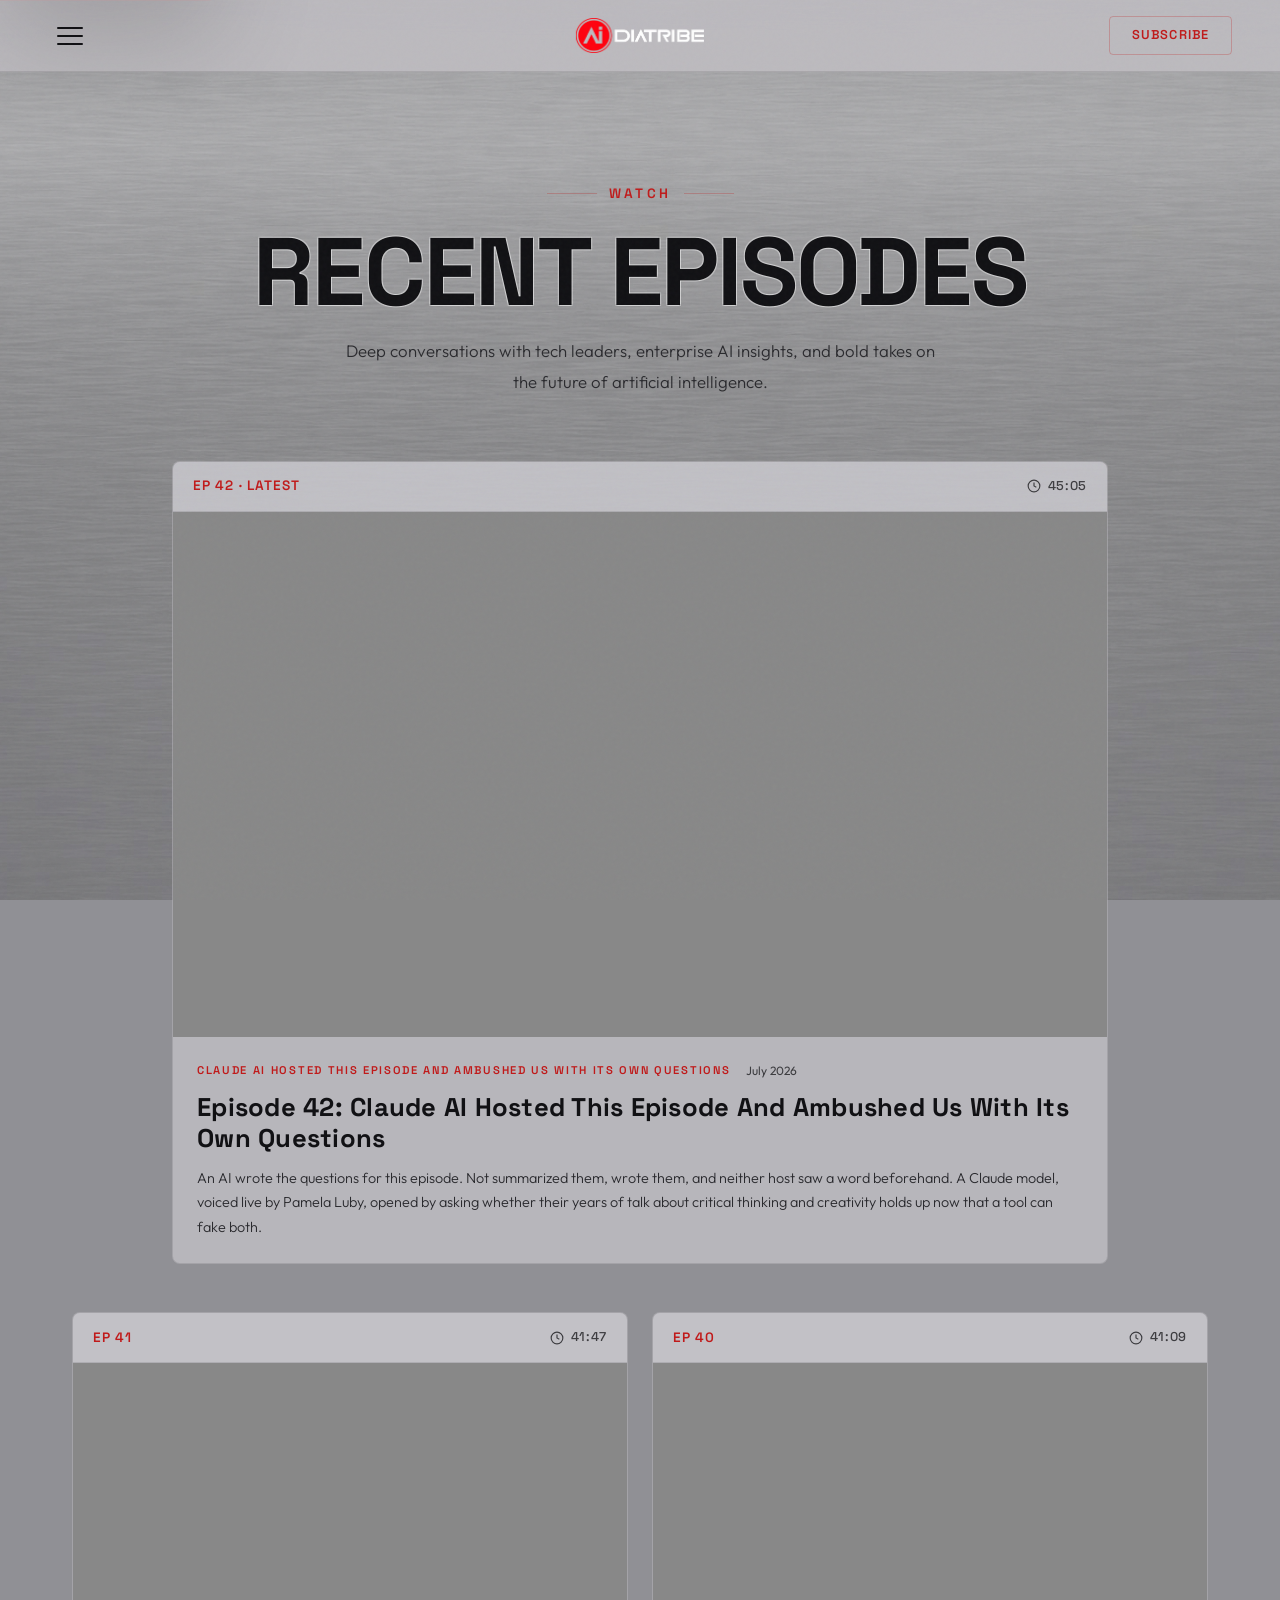
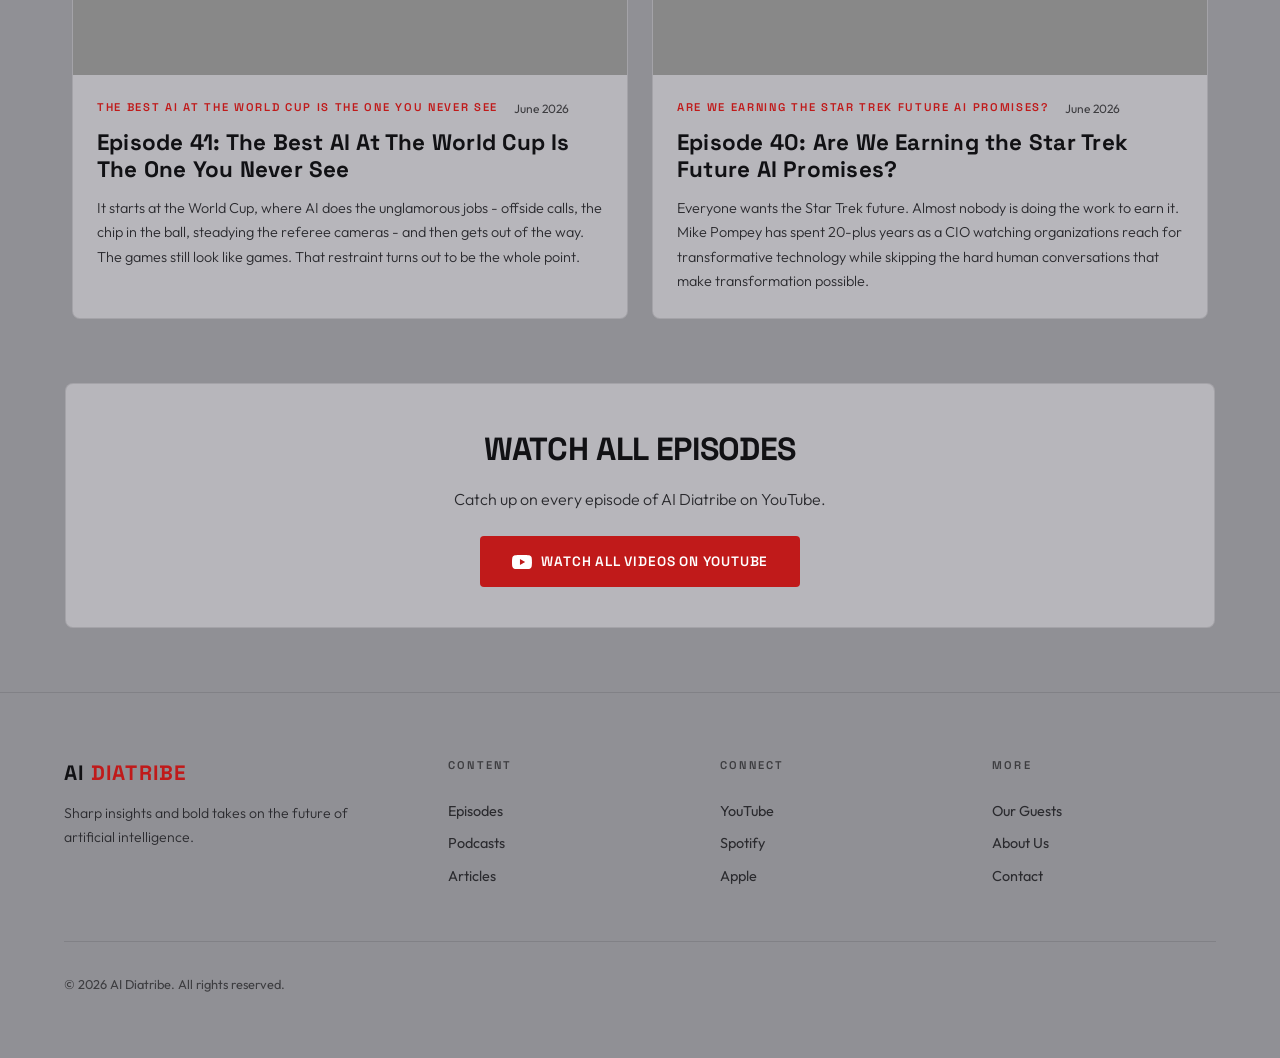
<file: videos.html>
<!DOCTYPE html>
<html lang="en">
<head>
    <meta charset="UTF-8">
    <meta name="viewport" content="width=device-width, initial-scale=1.0">
    <title>Videos – AI Diatribe</title>
    <link rel="stylesheet" href="styles.css">
    <link rel="icon" type="image/png" href="branding/mark-on-black.png">
</head>
<body>

    <!-- Top Bar -->
    <header class="top-bar">
        <button class="hamburger" id="hamburger" aria-label="Open menu">
            <span></span><span></span><span></span>
        </button>
        <a href="index.html" class="top-bar-logo">
            <img src="branding/logo-horizontal-light.png" alt="AI Diatribe" class="top-bar-logo-img">
        </a>
        <a href="https://www.youtube.com/@AIDiatribe" target="_blank" class="top-bar-cta">Subscribe</a>
    </header>

    <div class="menu-overlay" id="overlay"></div>
    <nav class="menu-panel" id="menuPanel">
        <div class="menu-links">
            <a href="index.html" class="menu-link">Home</a>
            <a href="videos.html" class="menu-link">Watch</a>
            <a href="podcasts.html" class="menu-link">Listen</a>
            <a href="speakers.html" class="menu-link">Guests</a>
            <a href="#" class="menu-link">Articles</a>
            <a href="about.html" class="menu-link">About</a>
        </div>
    </nav>

    <!-- Page Header -->
    <header class="page-header">
        <span class="page-tag">Watch</span>
        <h1 class="page-title">Recent Episodes</h1>
        <p class="page-subtitle">
            Deep conversations with tech leaders, enterprise AI insights,
            and bold takes on the future of artificial intelligence.
        </p>
    </header>

    <!-- Featured Episode -->
    <section class="featured-episode">
        <article class="episode-card">
            <div class="card-header">
                <span class="episode-number">EP 42 · Latest</span>
                <span class="episode-duration">
                    <svg width="14" height="14" viewBox="0 0 24 24" fill="none" stroke="currentColor" stroke-width="2">
                        <circle cx="12" cy="12" r="10"></circle>
                        <polyline points="12 6 12 12 16 14"></polyline>
                    </svg>
                    45:05
                </span>
            </div>
            <div class="media-embed">
                <iframe src="https://www.youtube.com/embed/UQeThQ8iu-U" title="Episode 41" frameborder="0" allow="accelerometer; autoplay; clipboard-write; encrypted-media; gyroscope; picture-in-picture; web-share" referrerpolicy="strict-origin-when-cross-origin" allowfullscreen></iframe>
            </div>
            <div class="episode-info">
                <div class="episode-meta">
                    <span class="episode-tag">Claude AI Hosted This Episode And Ambushed Us With Its Own Questions</span>
                    <span class="episode-date">July 2026</span>
                </div>
                <h2 class="episode-title">Episode 42: Claude AI Hosted This Episode And Ambushed Us With Its Own Questions</h2>
                <p class="episode-description">An AI wrote the questions for this episode. Not summarized them, wrote them, and neither host saw a word beforehand. A Claude model, voiced live by Pamela Luby, opened by asking whether their years of talk about critical thinking and creativity holds up now that a tool can fake both.</p>
            </div>
        </article>
    </section>

    <!-- Recent Episodes -->
    <section class="recent-episodes">

        <article class="episode-card">
            <div class="card-header">
                <span class="episode-number">EP 41</span>
                <span class="episode-duration">
                    <svg width="14" height="14" viewBox="0 0 24 24" fill="none" stroke="currentColor" stroke-width="2">
                        <circle cx="12" cy="12" r="10"></circle>
                        <polyline points="12 6 12 12 16 14"></polyline>
                    </svg>
                    41:47
                </span>
            </div>
            <div class="media-embed">
                <iframe src="https://www.youtube.com/embed/Jv85QKCXG1o" title="Episode 41" frameborder="0" allow="accelerometer; autoplay; clipboard-write; encrypted-media; gyroscope; picture-in-picture; web-share" referrerpolicy="strict-origin-when-cross-origin" allowfullscreen></iframe>
            </div>
            <div class="episode-info">
                <div class="episode-meta">
                    <span class="episode-tag">The Best AI At The World Cup Is The One You Never See</span>
                    <span class="episode-date">June 2026</span>
                </div>
                <h2 class="episode-title">Episode 41: The Best AI At The World Cup Is The One You Never See</h2>
                <p class="episode-description">It starts at the World Cup, where AI does the unglamorous jobs - offside calls, the chip in the ball, steadying the referee cameras - and then gets out of the way. The games still look like games. That restraint turns out to be the whole point.</p>
            </div>
        </article>
        
        <article class="episode-card">
            <div class="card-header">
                <span class="episode-number">EP 40</span>
                <span class="episode-duration">
                    <svg width="14" height="14" viewBox="0 0 24 24" fill="none" stroke="currentColor" stroke-width="2">
                        <circle cx="12" cy="12" r="10"></circle>
                        <polyline points="12 6 12 12 16 14"></polyline>
                    </svg>
                    41:09
                </span>
            </div>
            <div class="media-embed">
                <iframe src="https://www.youtube.com/embed/so5MUQUq0Cg" title="Episode 40" frameborder="0" allow="accelerometer; autoplay; clipboard-write; encrypted-media; gyroscope; picture-in-picture; web-share" referrerpolicy="strict-origin-when-cross-origin" allowfullscreen></iframe>
            </div>
            <div class="episode-info">
                <div class="episode-meta">
                    <span class="episode-tag">Are We Earning the Star Trek Future AI Promises?</span>
                    <span class="episode-date">June 2026</span>
                </div>
                <h2 class="episode-title">Episode 40: Are We Earning the Star Trek Future AI Promises?</h2>
                <p class="episode-description">Everyone wants the Star Trek future. Almost nobody is doing the work to earn it. Mike Pompey has spent 20-plus years as a CIO watching organizations reach for transformative technology while skipping the hard human conversations that make transformation possible.</p>
            </div>
        </article>

    </section>

    <!-- Watch All CTA -->
    <section class="channel-cta" style="margin-left: auto; margin-right: auto; max-width: 1150px; padding-left: 4rem; padding-right: 4rem;">
        <h2>Watch All Episodes</h2>
        <p>Catch up on every episode of AI Diatribe on YouTube.</p>
        <a href="https://www.youtube.com/@AIDiatribe" target="_blank" class="btn btn-primary">
            <svg width="20" height="20" viewBox="0 0 24 24" fill="currentColor">
                <path d="M23.498 6.186a3.016 3.016 0 0 0-2.122-2.136C19.505 3.545 12 3.545 12 3.545s-7.505 0-9.377.505A3.017 3.017 0 0 0 .502 6.186C0 8.07 0 12 0 12s0 3.93.502 5.814a3.016 3.016 0 0 0 2.122 2.136c1.871.505 9.376.505 9.376.505s7.505 0 9.377-.505a3.015 3.015 0 0 0 2.122-2.136C24 15.93 24 12 24 12s0-3.93-.502-5.814zM9.545 15.568V8.432L15.818 12l-6.273 3.568z"/>
            </svg>
            Watch All Videos on YouTube
        </a>
    </section>

    <!-- Footer -->
    <footer class="main-footer">
        <div class="footer-grid">
            <div>
                <div class="footer-brand-name">AI <span>Diatribe</span></div>
                <p class="footer-desc">Sharp insights and bold takes on the future of artificial intelligence.</p>
            </div>
            <div class="footer-col">
                <h4>Content</h4>
                <a href="videos.html">Episodes</a>
                <a href="podcasts.html">Podcasts</a>
                <a href="#">Articles</a>
            </div>
            <div class="footer-col">
                <h4>Connect</h4>
                <a href="https://www.youtube.com/@AIDiatribe" target="_blank">YouTube</a>
                <a href="https://open.spotify.com/show/0l8SimJ733T5ivx2kBMBPG" target="_blank">Spotify</a>
                <a href="https://podcasts.apple.com/us/podcast/ai-diatribe/id1814481724" target="_blank">Apple</a>
            </div>
            <div class="footer-col">
                <h4>More</h4>
                <a href="speakers.html">Our Guests</a>
                <a href="about.html">About Us</a>
                <a href="mailto:contact@aidiatribe.com">Contact</a>
            </div>
        </div>
        <div class="footer-bottom">© 2026 AI Diatribe. All rights reserved.</div>
    </footer>

    <script>
        const hamburger = document.getElementById('hamburger');
        const menuPanel = document.getElementById('menuPanel');
        const overlay = document.getElementById('overlay');
        function toggleMenu() {
            hamburger.classList.toggle('active');
            menuPanel.classList.toggle('active');
            overlay.classList.toggle('active');
            document.body.style.overflow = menuPanel.classList.contains('active') ? 'hidden' : '';
        }
        hamburger.addEventListener('mouseenter', () => {
            if (!menuPanel.classList.contains('active')) toggleMenu();
        });
        menuPanel.addEventListener('mouseleave', (e) => {
            if (!menuPanel.contains(e.relatedTarget) && menuPanel.classList.contains('active')) toggleMenu();
        });
        overlay.addEventListener('click', toggleMenu);
        hamburger.addEventListener('click', toggleMenu);
        document.querySelectorAll('.menu-link').forEach(l => l.addEventListener('click', () => { if (menuPanel.classList.contains('active')) toggleMenu(); }));
        document.addEventListener('keydown', (e) => { if (e.key === 'Escape' && menuPanel.classList.contains('active')) toggleMenu(); });

        const observer = new IntersectionObserver((entries) => {
            entries.forEach(entry => { if (entry.isIntersecting) { entry.target.style.opacity = '1'; entry.target.style.transform = 'translateY(0)'; } });
        }, { threshold: 0.1, rootMargin: '0px 0px -50px 0px' });
        document.querySelectorAll('.episode-card').forEach(c => observer.observe(c));
    </script>
</body>
</html>
</file>
<file: styles.css>
/* ═══════════════════════════════════════════════════════════════
   AI DIATRIBE — Breaking down AI, one rant at a time!
   Brand Refresh 2026 · Light Brushed Steel Redesign
   Fonts: Space Grotesk (display) + Outfit (body) — Self-hosted
   Background: L4 blend-mode lighten over cool steel
   ═══════════════════════════════════════════════════════════════ */

/* ── Self-Hosted Fonts: Space Grotesk ── */
@font-face {
    font-family: 'Space Grotesk';
    font-style: normal;
    font-weight: 300;
    font-display: swap;
    src: url('fonts/space-grotesk-v22-latin-300.eot');
    src: url('fonts/space-grotesk-v22-latin-300.eot?#iefix') format('embedded-opentype'),
         url('fonts/space-grotesk-v22-latin-300.woff2') format('woff2'),
         url('fonts/space-grotesk-v22-latin-300.woff') format('woff'),
         url('fonts/space-grotesk-v22-latin-300.ttf') format('truetype'),
         url('fonts/space-grotesk-v22-latin-300.svg#SpaceGrotesk') format('svg');
}

@font-face {
    font-family: 'Space Grotesk';
    font-style: normal;
    font-weight: 400;
    font-display: swap;
    src: url('fonts/space-grotesk-v22-latin-regular.eot');
    src: url('fonts/space-grotesk-v22-latin-regular.eot?#iefix') format('embedded-opentype'),
         url('fonts/space-grotesk-v22-latin-regular.woff2') format('woff2'),
         url('fonts/space-grotesk-v22-latin-regular.woff') format('woff'),
         url('fonts/space-grotesk-v22-latin-regular.ttf') format('truetype'),
         url('fonts/space-grotesk-v22-latin-regular.svg#SpaceGrotesk') format('svg');
}

@font-face {
    font-family: 'Space Grotesk';
    font-style: normal;
    font-weight: 500;
    font-display: swap;
    src: url('fonts/space-grotesk-v22-latin-500.eot');
    src: url('fonts/space-grotesk-v22-latin-500.eot?#iefix') format('embedded-opentype'),
         url('fonts/space-grotesk-v22-latin-500.woff2') format('woff2'),
         url('fonts/space-grotesk-v22-latin-500.woff') format('woff'),
         url('fonts/space-grotesk-v22-latin-500.ttf') format('truetype'),
         url('fonts/space-grotesk-v22-latin-500.svg#SpaceGrotesk') format('svg');
}

@font-face {
    font-family: 'Space Grotesk';
    font-style: normal;
    font-weight: 600;
    font-display: swap;
    src: url('fonts/space-grotesk-v22-latin-600.eot');
    src: url('fonts/space-grotesk-v22-latin-600.eot?#iefix') format('embedded-opentype'),
         url('fonts/space-grotesk-v22-latin-600.woff2') format('woff2'),
         url('fonts/space-grotesk-v22-latin-600.woff') format('woff'),
         url('fonts/space-grotesk-v22-latin-600.ttf') format('truetype'),
         url('fonts/space-grotesk-v22-latin-600.svg#SpaceGrotesk') format('svg');
}

@font-face {
    font-family: 'Space Grotesk';
    font-style: normal;
    font-weight: 700;
    font-display: swap;
    src: url('fonts/space-grotesk-v22-latin-700.eot');
    src: url('fonts/space-grotesk-v22-latin-700.eot?#iefix') format('embedded-opentype'),
         url('fonts/space-grotesk-v22-latin-700.woff2') format('woff2'),
         url('fonts/space-grotesk-v22-latin-700.woff') format('woff'),
         url('fonts/space-grotesk-v22-latin-700.ttf') format('truetype'),
         url('fonts/space-grotesk-v22-latin-700.svg#SpaceGrotesk') format('svg');
}

/* ── Self-Hosted Fonts: Outfit ── */
@font-face {
    font-family: 'Outfit';
    font-style: normal;
    font-weight: 300;
    font-display: swap;
    src: url('fonts/outfit-v15-latin-300.eot');
    src: url('fonts/outfit-v15-latin-300.eot?#iefix') format('embedded-opentype'),
         url('fonts/outfit-v15-latin-300.woff2') format('woff2'),
         url('fonts/outfit-v15-latin-300.woff') format('woff'),
         url('fonts/outfit-v15-latin-300.ttf') format('truetype'),
         url('fonts/outfit-v15-latin-300.svg#Outfit') format('svg');
}

@font-face {
    font-family: 'Outfit';
    font-style: normal;
    font-weight: 400;
    font-display: swap;
    src: url('fonts/outfit-v15-latin-regular.eot');
    src: url('fonts/outfit-v15-latin-regular.eot?#iefix') format('embedded-opentype'),
         url('fonts/outfit-v15-latin-regular.woff2') format('woff2'),
         url('fonts/outfit-v15-latin-regular.woff') format('woff'),
         url('fonts/outfit-v15-latin-regular.ttf') format('truetype'),
         url('fonts/outfit-v15-latin-regular.svg#Outfit') format('svg');
}

@font-face {
    font-family: 'Outfit';
    font-style: normal;
    font-weight: 500;
    font-display: swap;
    src: url('fonts/outfit-v15-latin-500.eot');
    src: url('fonts/outfit-v15-latin-500.eot?#iefix') format('embedded-opentype'),
         url('fonts/outfit-v15-latin-500.woff2') format('woff2'),
         url('fonts/outfit-v15-latin-500.woff') format('woff'),
         url('fonts/outfit-v15-latin-500.ttf') format('truetype'),
         url('fonts/outfit-v15-latin-500.svg#Outfit') format('svg');
}

@font-face {
    font-family: 'Outfit';
    font-style: normal;
    font-weight: 600;
    font-display: swap;
    src: url('fonts/outfit-v15-latin-600.eot');
    src: url('fonts/outfit-v15-latin-600.eot?#iefix') format('embedded-opentype'),
         url('fonts/outfit-v15-latin-600.woff2') format('woff2'),
         url('fonts/outfit-v15-latin-600.woff') format('woff'),
         url('fonts/outfit-v15-latin-600.ttf') format('truetype'),
         url('fonts/outfit-v15-latin-600.svg#Outfit') format('svg');
}

@font-face {
    font-family: 'Outfit';
    font-style: normal;
    font-weight: 700;
    font-display: swap;
    src: url('fonts/outfit-v15-latin-700.eot');
    src: url('fonts/outfit-v15-latin-700.eot?#iefix') format('embedded-opentype'),
         url('fonts/outfit-v15-latin-700.woff2') format('woff2'),
         url('fonts/outfit-v15-latin-700.woff') format('woff'),
         url('fonts/outfit-v15-latin-700.ttf') format('truetype'),
         url('fonts/outfit-v15-latin-700.svg#Outfit') format('svg');
}

:root {
    /* ── Core Backgrounds ── */
    --bg-deep: #909095;
    --bg-surface: rgba(200, 198, 204, 0.65);
    --bg-elevated: rgba(210, 208, 214, 0.7);
    --bg-card: rgba(215, 213, 218, 0.55);

    /* ── Text ── */
    --text-primary: #111114;
    --text-secondary: #2A2A2E;
    --text-muted: #3D3D40;

    /* ── Accent — Blend 2 Red ── */
    --accent: #C01A1A;
    --accent-hover: #d42020;
    --accent-soft: rgba(192, 26, 26, 0.08);
    --accent-glow: rgba(192, 26, 26, 0.04);

    /* ── Borders ── */
    --border: rgba(0, 0, 0, 0.1);
    --border-accent: rgba(192, 26, 26, 0.25);

    /* ── Fonts ── */
    --font-display: 'Space Grotesk', sans-serif;
    --font-body: 'Outfit', sans-serif;

    /* ── Transitions ── */
    --ease: cubic-bezier(0.4, 0, 0.2, 1);
    --ease-out: cubic-bezier(0.77, 0, 0.18, 1);
}

/* ── Reset ── */
*, *::before, *::after {
    margin: 0;
    padding: 0;
    box-sizing: border-box;
}

html { scroll-behavior: smooth; }

body {
    font-family: var(--font-body);
    background-color: var(--bg-deep);
    background-image: url('branding/background-l.jpg');
    background-size: cover;
    background-position: center;
    background-attachment: fixed;
    color: var(--text-primary);
    line-height: 1.6;
    overflow-x: hidden;
    min-height: 100vh;
    -webkit-font-smoothing: antialiased;
    -moz-osx-font-smoothing: grayscale;
}

/* ── Subtle noise overlay for extra texture ── */
body::before {
    content: '';
    position: fixed;
    top: 0; left: 0; width: 100%; height: 100%;
    pointer-events: none;
    z-index: 10000;
    opacity: 0.03;
    background-image: url("data:image/svg+xml,%3Csvg viewBox='0 0 256 256' xmlns='http://www.w3.org/2000/svg'%3E%3Cfilter id='n'%3E%3CfeTurbulence type='fractalNoise' baseFrequency='0.9' numOctaves='4' stitchTiles='stitch'/%3E%3C/filter%3E%3Crect width='100%25' height='100%25' filter='url(%23n)'/%3E%3C/svg%3E");
}

/* ── Accent Utility ── */
.accent { color: var(--accent); }


/* ═══════════════════════════════════════════════════════════════
   TOP BAR
   ═══════════════════════════════════════════════════════════════ */

.top-bar {
    position: fixed;
    top: 0; left: 0; right: 0;
    z-index: 500;
    background: rgba(192, 190, 194, 0.88);
    backdrop-filter: blur(24px);
    -webkit-backdrop-filter: blur(24px);
    border-bottom: 1px solid var(--border);
    padding: 0 3rem;
    display: flex;
    justify-content: space-between;
    align-items: center;
    height: 72px;
}

.hamburger {
    width: 44px;
    height: 44px;
    display: flex;
    flex-direction: column;
    justify-content: center;
    align-items: center;
    gap: 6px;
    cursor: pointer;
    background: none;
    border: none;
    padding: 0;
    z-index: 601;
}

.hamburger span {
    display: block;
    width: 26px;
    height: 2px;
    background: var(--text-primary);
    border-radius: 2px;
    transition: all 0.4s var(--ease-out);
    transform-origin: center;
}

.hamburger.active span:nth-child(1) {
    transform: rotate(45deg) translate(3px, 3px);
    width: 22px;
}

.hamburger.active span:nth-child(2) {
    opacity: 0;
    transform: scaleX(0);
}

.hamburger.active span:nth-child(3) {
    transform: rotate(-45deg) translate(3px, -3px);
    width: 22px;
}

.top-bar-logo {
    position: absolute;
    left: 50%;
    transform: translateX(-50%);
    display: flex;
    align-items: center;
    gap: 0.75rem;
    text-decoration: none;
}

.top-bar-logo-img {
    height: 36px;
    max-height: 36px;
    max-width: 200px;
    width: auto;
    object-fit: contain;
}

.top-bar-logo-text {
    font-family: var(--font-display);
    font-size: 1.4rem;
    font-weight: 700;
    color: var(--text-primary);
    letter-spacing: 0.06em;
    text-transform: uppercase;
}

.top-bar-logo-text span { color: var(--accent); }

.top-bar-cta {
    padding: 0.5rem 1.4rem;
    background: transparent;
    color: var(--accent);
    border: 1px solid var(--border-accent);
    border-radius: 4px;
    font-family: var(--font-display);
    font-size: 0.8rem;
    font-weight: 600;
    letter-spacing: 0.08em;
    text-transform: uppercase;
    text-decoration: none;
    transition: all 0.25s;
    cursor: pointer;
}

.top-bar-cta:hover {
    background: var(--accent);
    color: #fff;
}


/* ═══════════════════════════════════════════════════════════════
   TOP-DOWN MENU
   ═══════════════════════════════════════════════════════════════ */

.menu-overlay {
    position: fixed;
    inset: 0;
    background: rgba(0, 0, 0, 0.15);
    z-index: 400;
    opacity: 0;
    visibility: hidden;
    transition: all 0.4s var(--ease-out);
}

.menu-overlay.active {
    opacity: 1;
    visibility: visible;
}

.menu-panel {
    position: fixed;
    top: 0;
    left: 0;
    width: auto;
    z-index: 550;
    background: rgba(200, 198, 204, 0.92);
    backdrop-filter: blur(24px);
    -webkit-backdrop-filter: blur(24px);
    border-bottom: 1px solid var(--border-accent);
    border-right: 1px solid var(--border-accent);
    border-radius: 0 0 12px 0;
    transform: translateY(-100%);
    transition: transform 0.55s var(--ease-out);
    box-shadow: 0 40px 100px rgba(0, 0, 0, 0.15);
}

.menu-panel.active {
    transform: translateY(0);
}

.menu-links {
    display: flex;
    flex-direction: column;
    padding: 3.5rem 3rem 1.5rem;
}

.menu-link {
    display: block;
    font-family: var(--font-display);
    font-size: clamp(1.2rem, 2.5vw, 1.6rem);
    font-weight: 700;
    color: var(--text-primary);
    text-decoration: none;
    text-transform: uppercase;
    letter-spacing: 0.04em;
    line-height: 1;
    padding: 0.6rem 0;
    position: relative;
    opacity: 0;
    transform: translateY(-20px);
    transition: all 0.4s var(--ease-out);
}

.menu-panel.active .menu-link {
    opacity: 1;
    transform: translateY(0);
}

.menu-panel.active .menu-link:nth-child(1) { transition-delay: 0.12s; }
.menu-panel.active .menu-link:nth-child(2) { transition-delay: 0.17s; }
.menu-panel.active .menu-link:nth-child(3) { transition-delay: 0.22s; }
.menu-panel.active .menu-link:nth-child(4) { transition-delay: 0.27s; }
.menu-panel.active .menu-link:nth-child(5) { transition-delay: 0.32s; }

.menu-link::after {
    content: '';
    position: absolute;
    bottom: 0;
    left: 0;
    width: 0;
    height: 2px;
    background: var(--accent);
    transition: width 0.3s var(--ease-out);
}

.menu-link:hover { color: var(--accent); }
.menu-link:hover::after { width: 100%; }


/* ═══════════════════════════════════════════════════════════════
   BUTTONS
   ═══════════════════════════════════════════════════════════════ */

.btn {
    display: inline-flex;
    align-items: center;
    gap: 0.6rem;
    padding: 0.9rem 2rem;
    font-family: var(--font-display);
    font-size: 0.85rem;
    font-weight: 600;
    text-decoration: none;
    transition: all 0.3s;
    cursor: pointer;
    border: none;
    letter-spacing: 0.06em;
    text-transform: uppercase;
}

.btn-primary {
    background: var(--accent);
    color: #fff;
    border-radius: 4px;
}

.btn-primary:hover {
    background: var(--accent-hover);
    transform: translateY(-2px);
    box-shadow: 0 10px 40px rgba(236, 58, 58, 0.25);
}

.btn-outline {
    background: transparent;
    color: var(--text-primary);
    border: 1px solid var(--border);
    border-radius: 4px;
}

.btn-outline:hover {
    border-color: var(--accent);
    color: var(--accent);
    transform: translateY(-2px);
}


/* ═══════════════════════════════════════════════════════════════
   HERO SECTION (index.html)
   ═══════════════════════════════════════════════════════════════ */

.hero {
    min-height: 100vh;
    display: flex;
    flex-direction: column;
    justify-content: center;
    align-items: center;
    text-align: center;
    padding: 8rem 4rem 4rem;
    position: relative;
    overflow: hidden;
}

.hero::before {
    content: '';
    position: absolute;
    top: -20%;
    left: 50%;
    transform: translateX(-50%);
    width: 800px;
    height: 800px;
    background: radial-gradient(circle, var(--accent-glow) 0%, transparent 70%);
    pointer-events: none;
}

.hero-podcast-art {
    width: 180px;
    height: auto;
    border-radius: 12px;
    object-fit: contain;
    margin-bottom: 2.5rem;
    box-shadow: 0 30px 80px rgba(0, 0, 0, 0.25);
    opacity: 0;
    animation: fadeSlideUp 0.8s var(--ease) 0.1s forwards;
}

.hero-overline {
    font-family: var(--font-display);
    font-size: 1rem;
    font-weight: 600;
    color: var(--accent);
    text-transform: uppercase;
    letter-spacing: 0.35em;
    margin-bottom: 2rem;
    display: flex;
    align-items: center;
    gap: 1rem;
}

.hero-overline::before,
.hero-overline::after {
    content: '';
    width: 60px;
    height: 1px;
    background: var(--border-accent);
}

.hero-title {
    font-family: var(--font-display);
    font-size: clamp(3rem, 7vw, 6rem);
    font-weight: 700;
    line-height: 1.05;
    margin-bottom: 2rem;
    letter-spacing: -0.02em;
    text-transform: uppercase;
    text-shadow: -1px -1px 0 rgba(255,255,255,0.35), 1px -1px 0 rgba(255,255,255,0.35), -1px 1px 0 rgba(255,255,255,0.35), 1px 1px 0 rgba(255,255,255,0.35);
}

.hero-subtitle {
    font-size: 1.05rem;
    color: var(--text-secondary);
    max-width: 580px;
    line-height: 1.8;
    margin-bottom: 3rem;
    font-weight: 300;
}

.hero-hosts {
    display: flex;
    align-items: center;
    gap: 1.5rem;
    margin-bottom: 3rem;
    font-size: 1.3rem;
    color: var(--text-muted);
    letter-spacing: 0.05em;
}

.host-line {
    width: 30px;
    height: 1px;
    background: var(--text-muted);
}

.hero-buttons {
    display: flex;
    gap: 1rem;
    flex-wrap: wrap;
    justify-content: center;
}

.hero-platforms {
    margin-top: 4rem;
    display: flex;
    gap: 2.5rem;
    align-items: center;
}

.platform-link {
    font-family: var(--font-display);
    font-size: 1rem;
    color: var(--text-muted);
    text-decoration: none;
    letter-spacing: 0.08em;
    text-transform: uppercase;
    transition: color 0.2s;
    font-weight: 600;
}

.platform-link:hover { color: var(--accent); }


/* ═══════════════════════════════════════════════════════════════
   STATS BAR
   ═══════════════════════════════════════════════════════════════ */

.stats-bar {
    display: grid;
    grid-template-columns: repeat(4, 1fr);
    border-top: 1px solid var(--border);
    border-bottom: 1px solid var(--border);
}

.stat-item {
    padding: 2.5rem 2rem;
    text-align: center;
    border-right: 1px solid var(--border);
    transition: background 0.3s;
}

.stat-item:last-child { border-right: none; }
.stat-item:hover { background: var(--accent-soft); }

.stat-value {
    font-family: var(--font-display);
    font-size: 2.8rem;
    font-weight: 700;
    color: var(--accent);
    line-height: 1;
    margin-bottom: 0.5rem;
    text-shadow: -1px -1px 0 rgba(255,255,255,0.35), 1px -1px 0 rgba(255,255,255,0.35), -1px 1px 0 rgba(255,255,255,0.35), 1px 1px 0 rgba(255,255,255,0.35);
}

.stat-label {
    font-family: var(--font-display);
    font-size: 0.75rem;
    color: var(--text-muted);
    text-transform: uppercase;
    letter-spacing: 0.2em;
    font-weight: 600;
}    


/* ═══════════════════════════════════════════════════════════════
   PAGE HEADER (subpages)
   ═══════════════════════════════════════════════════════════════ */

.page-header {
    padding: 11rem 4rem 4rem;
    text-align: center;
    position: relative;
}

.page-tag {
    display: inline-flex;
    align-items: center;
    gap: 0.75rem;
    font-family: var(--font-display);
    font-size: 0.85rem;
    color: var(--accent);
    text-transform: uppercase;
    letter-spacing: 0.25em;
    font-weight: 600;
    margin-bottom: 1.25rem;
    opacity: 0;
    animation: fadeSlideUp 0.8s var(--ease) forwards;
}

.page-tag::before,
.page-tag::after {
    content: '';
    width: 50px;
    height: 1px;
    background: var(--border-accent);
}

.page-title {
    font-family: var(--font-display);
    font-size: clamp(3rem, 10vw, 6rem);
    font-weight: 700;
    letter-spacing: -0.02em;
    text-transform: uppercase;
    margin-bottom: 1rem;
    line-height: 1;
    opacity: 0;
    animation: fadeSlideUp 0.8s var(--ease) 0.15s forwards;
    text-shadow: -1px -1px 0 rgba(255,255,255,0.35), 1px -1px 0 rgba(255,255,255,0.35), -1px 1px 0 rgba(255,255,255,0.35), 1px 1px 0 rgba(255,255,255,0.35);
}

.page-subtitle {
    font-size: 1.05rem;
    color: var(--text-secondary);
    max-width: 600px;
    margin: 0 auto;
    line-height: 1.8;
    font-weight: 300;
    opacity: 0;
    animation: fadeSlideUp 0.8s var(--ease) 0.3s forwards;
}


/* ═══════════════════════════════════════════════════════════════
   SECTION HEADERS
   ═══════════════════════════════════════════════════════════════ */

.section-header {
    display: flex;
    justify-content: space-between;
    align-items: flex-end;
    margin-bottom: 3rem;
}

.section-title {
    font-family: var(--font-display);
    font-size: 2.8rem;
    font-weight: 700;
    letter-spacing: -0.01em;
    text-transform: uppercase;
    text-shadow: -1px -1px 0 rgba(255,255,255,0.35), 1px -1px 0 rgba(255,255,255,0.35), -1px 1px 0 rgba(255,255,255,0.35), 1px 1px 0 rgba(255,255,255,0.35);
}

.section-link {
    font-family: var(--font-display);
    font-size: 0.8rem;
    font-weight: 600;
    color: var(--accent);
    text-decoration: none;
    letter-spacing: 0.08em;
    text-transform: uppercase;
}

.section-link:hover { text-decoration: underline; }


/* ═══════════════════════════════════════════════════════════════
   EPISODE CARDS
   ═══════════════════════════════════════════════════════════════ */

.episode-card {
    background: var(--bg-card);
    border: 1px solid var(--border);
    border-radius: 8px;
    overflow: hidden;
    position: relative;
    opacity: 0;
    animation: fadeSlideUp 0.8s var(--ease) forwards;
    transition: all 0.3s var(--ease);
}

.episode-card::before {
    content: '';
    position: absolute;
    top: 0; left: 0; right: 0;
    height: 2px;
    background: var(--accent);
    opacity: 0;
    transition: opacity 0.3s;
}

.episode-card:hover {
    border-color: var(--border-accent);
    transform: translateY(-4px);
    box-shadow: 0 20px 50px rgba(0, 0, 0, 0.15);
}

.episode-card:hover::before { opacity: 1; }

.card-header {
    display: flex;
    align-items: center;
    justify-content: space-between;
    padding: 0.85rem 1.25rem;
    border-bottom: 1px solid var(--border);
    background: var(--bg-surface);
}

.episode-number {
    font-family: var(--font-display);
    font-size: 0.85rem;
    font-weight: 600;
    color: var(--accent);
    letter-spacing: 0.08em;
    text-transform: uppercase;
}

.episode-duration {
    font-family: var(--font-display);
    font-size: 0.8rem;
    font-weight: 500;
    color: var(--text-muted);
    display: flex;
    align-items: center;
    gap: 0.4rem;
    letter-spacing: 0.05em;
}

.media-embed {
    position: relative;
    width: 100%;
    padding-top: 56.25%;
    background: #888;
}

.media-embed iframe {
    position: absolute;
    top: 0; left: 0;
    width: 100%; height: 100%;
    border: none;
}

.media-embed.spotify-embed {
    padding-top: 0;
    height: 352px;
}

.media-embed.spotify-embed iframe {
    position: relative;
    height: 352px;
}

.episode-info { padding: 1.5rem; }

.episode-meta {
    display: flex;
    align-items: center;
    gap: 1rem;
    margin-bottom: 0.75rem;
}

.episode-tag {
    font-family: var(--font-display);
    font-size: 0.7rem;
    font-weight: 600;
    color: var(--accent);
    text-transform: uppercase;
    letter-spacing: 0.15em;
}

.episode-date {
    font-size: 0.75rem;
    color: var(--text-muted);
}

.episode-title {
    font-family: var(--font-display);
    font-size: 1.4rem;
    font-weight: 700;
    margin-bottom: 0.75rem;
    letter-spacing: 0.01em;
    line-height: 1.2;
}

.episode-description {
    color: var(--text-secondary);
    font-size: 0.9rem;
    line-height: 1.7;
    font-weight: 300;
}


/* ═══════════════════════════════════════════════════════════════
   FEATURED EPISODE
   ═══════════════════════════════════════════════════════════════ */

.latest-section {
    padding: 6rem 4rem;
    max-width: 1300px;
    margin: 0 auto;
}

.featured-ep {
    display: grid;
    grid-template-columns: 1.4fr 1fr;
    background: var(--bg-card);
    border: 1px solid var(--border);
    border-radius: 8px;
    overflow: hidden;
}

.featured-video {
    aspect-ratio: 16/9;
    background: linear-gradient(135deg, #999 0%, #aaa 100%);
    display: flex;
    align-items: center;
    justify-content: center;
    position: relative;
}

.featured-video iframe {
    position: absolute;
    top: 0; left: 0;
    width: 100%; height: 100%;
    border: none;
}

.play-btn {
    width: 80px; height: 80px;
    border-radius: 50%;
    background: rgba(236, 58, 58, 0.12);
    border: 1px solid var(--border-accent);
    display: flex;
    align-items: center;
    justify-content: center;
    cursor: pointer;
    transition: all 0.3s;
}

.play-btn:hover {
    background: var(--accent);
    transform: scale(1.1);
}

.play-btn svg { fill: var(--accent); margin-left: 3px; }
.play-btn:hover svg { fill: #fff; }

.featured-info {
    padding: 3rem;
    display: flex;
    flex-direction: column;
    justify-content: center;
    border-left: 1px solid var(--border);
}

.ep-badge {
    font-family: var(--font-display);
    font-size: 0.75rem;
    font-weight: 600;
    color: var(--accent);
    text-transform: uppercase;
    letter-spacing: 0.15em;
    margin-bottom: 1.25rem;
}

.ep-title {
    font-family: var(--font-display);
    font-size: 1.8rem;
    font-weight: 700;
    line-height: 1.15;
    margin-bottom: 1rem;
}

.ep-desc {
    color: var(--text-secondary);
    font-size: 0.95rem;
    line-height: 1.7;
    margin-bottom: 1.5rem;
    font-weight: 300;
}

.ep-meta {
    font-size: 0.75rem;
    color: var(--text-muted);
    display: flex;
    gap: 1.5rem;
    letter-spacing: 0.05em;
}


/* ═══════════════════════════════════════════════════════════════
   VIDEOS PAGE
   ═══════════════════════════════════════════════════════════════ */

.featured-episode {
    max-width: 1000px;
    margin: 0 auto 3rem;
    padding: 0 2rem;
}

.featured-episode .episode-card {
    opacity: 0;
    animation: fadeSlideUp 0.8s var(--ease) 0.1s forwards;
}

.featured-episode .episode-title { font-size: 1.6rem; }

.recent-episodes {
    display: grid;
    grid-template-columns: repeat(2, 1fr);
    gap: 1.5rem;
    max-width: 1200px;
    margin: 0 auto 4rem;
    padding: 0 2rem;
}

.channel-cta {
    max-width: 800px;
    margin: 0 auto 3rem;
    padding: 2.5rem;
    background: var(--bg-card);
    border: 1px solid var(--border);
    border-radius: 8px;
    text-align: center;
}

.channel-cta h2 {
    font-family: var(--font-display);
    font-size: 2rem;
    font-weight: 700;
    margin-bottom: 0.75rem;
    letter-spacing: -0.01em;
    text-transform: uppercase;
}

.channel-cta p {
    color: var(--text-secondary);
    margin-bottom: 1.5rem;
    font-weight: 300;
}


/* ═══════════════════════════════════════════════════════════════
   PODCASTS PAGE
   ═══════════════════════════════════════════════════════════════ */

.podcast-hero {
    max-width: 900px;
    margin: 0 auto;
    padding: 0 2rem 4rem;
}

.spotify-wrapper {
    background: var(--bg-card);
    border: 1px solid var(--border);
    border-radius: 8px;
    overflow: hidden;
    margin-bottom: 2rem;
}

.spotify-header {
    padding: 1rem 1.5rem;
    border-bottom: 1px solid var(--border);
    background: var(--bg-surface);
    display: flex;
    align-items: center;
    gap: 0.75rem;
}

.spotify-logo {
    width: 22px;
    height: 22px;
    fill: #1DB954;
}

.spotify-title {
    font-family: var(--font-display);
    font-size: 1rem;
    font-weight: 600;
    letter-spacing: 0.06em;
    text-transform: uppercase;
}

.spotify-embed { width: 100%; height: 352px; }
.spotify-embed iframe { border: none; }

.platform-grid {
    display: grid;
    grid-template-columns: repeat(auto-fit, minmax(250px, 1fr));
    gap: 1rem;
    margin-top: 3rem;
}

.platform-card {
    display: flex;
    align-items: center;
    gap: 1rem;
    padding: 1.25rem;
    background: var(--bg-card);
    border: 1px solid var(--border);
    border-radius: 8px;
    text-decoration: none;
    color: inherit;
    transition: all 0.2s var(--ease);
}

.platform-card:hover {
    border-color: var(--border-accent);
    transform: translateY(-3px);
    box-shadow: 0 15px 40px rgba(0, 0, 0, 0.12);
}

.platform-icon {
    width: 44px;
    height: 44px;
    border-radius: 8px;
    display: flex;
    align-items: center;
    justify-content: center;
    flex-shrink: 0;
}

.platform-icon svg { width: 24px; height: 24px; fill: white; }

.platform-icon.spotify { background: #1DB954; }
.platform-icon.apple { background: linear-gradient(135deg, #fc3c44 0%, #a21caf 100%); }
.platform-icon.amazon { background: #00A8E1; }
.platform-icon.youtube { background: #FF0000; }

.platform-info h3 {
    font-family: var(--font-display);
    font-size: 1.1rem;
    font-weight: 600;
    letter-spacing: 0.04em;
    margin-bottom: 0.15rem;
}

.platform-info p {
    font-size: 0.8rem;
    color: var(--text-muted);
}

.platform-text {
    text-align: center;
    margin-top: 2rem;
    color: var(--text-secondary);
    font-weight: 300;
}


/* ═══════════════════════════════════════════════════════════════
   SPEAKERS PAGE
   ═══════════════════════════════════════════════════════════════ */

.speakers-grid {
    display: grid;
    grid-template-columns: repeat(auto-fit, minmax(420px, 1fr));
    gap: 1.5rem;
    padding: 2rem 4rem 4rem;
    max-width: 1600px;
    margin: 0 auto;
}

.speaker-card {
    background: var(--bg-card);
    border: 1px solid var(--border);
    border-radius: 8px;
    overflow: hidden;
    position: relative;
    opacity: 0;
    animation: fadeSlideUp 0.8s var(--ease) forwards;
    transition: all 0.3s var(--ease);
    display: flex;
    flex-direction: column;
}

.speaker-card::before {
    content: '';
    position: absolute;
    top: 0; left: 0; right: 0;
    height: 2px;
    background: var(--accent);
    opacity: 0;
    transition: opacity 0.3s;
}

.speaker-card:hover {
    border-color: var(--border-accent);
    transform: translateY(-4px);
    box-shadow: 0 20px 50px rgba(0, 0, 0, 0.15);
}

.speaker-card:hover::before { opacity: 1; }

.speaker-header {
    display: flex;
    align-items: center;
    gap: 1.25rem;
    padding: 1.5rem 1.5rem 1rem;
}

.speaker-avatar {
    width: 72px;
    height: 72px;
    border-radius: 50%;
    flex-shrink: 0;
    display: flex;
    align-items: center;
    justify-content: center;
    font-family: var(--font-display);
    font-size: 1.2rem;
    font-weight: 700;
    color: #fff;
    background: linear-gradient(135deg, var(--accent) 0%, #c72e2e 100%);
    border: 2px solid var(--border);
    transition: border-color 0.3s;
    overflow: hidden;
}

.speaker-avatar img {
    width: 100%;
    height: 100%;
    object-fit: cover;
}

.speaker-card:hover .speaker-avatar {
    border-color: var(--accent);
}

.speaker-identity h2 {
    font-family: var(--font-display);
    font-size: 1.4rem;
    font-weight: 700;
    letter-spacing: 0.01em;
    line-height: 1.1;
    margin-bottom: 0.3rem;
}

.speaker-role {
    font-size: 0.8rem;
    color: var(--accent);
    font-weight: 500;
}

.speaker-company {
    font-size: 0.8rem;
    color: var(--text-muted);
}

.speaker-bio {
    padding: 0 1.5rem 1.25rem;
    color: var(--text-secondary);
    font-size: 0.88rem;
    line-height: 1.7;
    font-weight: 300;
    flex: 1;
}

.speaker-linkedin {
    display: inline-flex;
    align-items: center;
    gap: 0.4rem;
    margin-top: 0.5rem;
    font-size: 0.8rem;
    color: var(--text-muted);
    text-decoration: none;
    transition: color 0.2s;
}

.speaker-linkedin:hover { color: var(--accent); }

.speaker-episodes {
    padding: 1rem 1.5rem 1.5rem;
    border-top: 1px solid var(--border);
    background: var(--bg-surface);
    margin-top: auto;
    min-height: 142px;
}

.episodes-label {
    font-family: var(--font-display);
    font-size: 0.7rem;
    font-weight: 600;
    color: var(--text-muted);
    text-transform: uppercase;
    letter-spacing: 0.15em;
    margin-bottom: 0.75rem;
}

.episode-chips {
    display: flex;
    flex-wrap: wrap;
    gap: 0.5rem;
}

.episode-chip {
    display: inline-flex;
    align-items: center;
    gap: 0.4rem;
    padding: 0.35rem 0.7rem;
    background: var(--accent-soft);
    border: 1px solid var(--border);
    border-radius: 4px;
    font-size: 0.75rem;
    color: var(--text-secondary);
    text-decoration: none;
    transition: all 0.2s;
}

.episode-chip:hover {
    border-color: var(--accent);
    color: var(--accent);
}

.episode-chip .chip-ep {
    font-family: var(--font-display);
    font-weight: 600;
    color: var(--accent);
    letter-spacing: 0.05em;
}

.speakers-intro {
    max-width: 800px;
    margin: 0 auto 3rem;
    padding: 2.5rem;
    background: var(--bg-card);
    border: 1px solid var(--border);
    border-radius: 8px;
    text-align: center;
}

.speakers-intro h2 {
    font-family: var(--font-display);
    font-size: 2rem;
    font-weight: 700;
    margin-bottom: 0.75rem;
    text-transform: uppercase;
    letter-spacing: -0.01em;
}

.speakers-intro p {
    color: var(--text-secondary);
    margin-bottom: 1.5rem;
    line-height: 1.7;
    font-weight: 300;
}


/* ═══════════════════════════════════════════════════════════════
   ABOUT PAGE
   ═══════════════════════════════════════════════════════════════ */

.hosts-container {
    max-width: 1200px;
    margin: 0 auto;
    padding: 0 4rem 4rem;
}

.host-card {
    display: grid;
    grid-template-columns: 260px 1fr;
    gap: 3rem;
    background: var(--bg-card);
    border: 1px solid var(--border);
    border-radius: 8px;
    padding: 2.5rem;
    margin-bottom: 2rem;
    position: relative;
    overflow: hidden;
    opacity: 0;
    animation: fadeSlideUp 0.8s var(--ease) forwards;
    transition: all 0.3s var(--ease);
    align-items: center;
}

.host-card::before {
    content: '';
    position: absolute;
    top: 0; left: 0; right: 0;
    height: 2px;
    background: var(--accent);
    opacity: 0;
    transition: opacity 0.3s;
}

.host-card:hover {
    border-color: var(--border-accent);
    box-shadow: 0 20px 50px rgba(0, 0, 0, 0.15);
}

.host-card:hover::before { opacity: 1; }
.host-card:nth-child(2) { animation-delay: 0.15s; }

.host-photo-col {
    display: flex;
    flex-direction: column;
    align-items: center;
    gap: 1.25rem;
}

.host-photo {
    width: 200px;
    height: 200px;
    border-radius: 8px;
    overflow: hidden;
    border: 2px solid var(--border);
    background: var(--bg-surface);
    display: flex;
    align-items: center;
    justify-content: center;
    transition: border-color 0.3s;
}

.host-card:hover .host-photo { border-color: var(--accent); }

.host-photo img {
    width: 100%;
    height: 100%;
    object-fit: cover;
}

.host-photo-placeholder {
    font-family: var(--font-display);
    font-size: 3rem;
    font-weight: 700;
    color: #fff;
    background: linear-gradient(135deg, var(--accent) 0%, #c72e2e 100%);
    width: 100%;
    height: 100%;
    display: flex;
    align-items: center;
    justify-content: center;
    letter-spacing: 0.05em;
}

.host-role-badge {
    display: inline-flex;
    align-items: center;
    gap: 0.4rem;
    padding: 0.4rem 0.85rem;
    background: var(--accent-soft);
    border: 1px solid var(--border-accent);
    border-radius: 4px;
    font-family: var(--font-display);
    font-size: 0.7rem;
    font-weight: 600;
    color: var(--accent);
    text-transform: uppercase;
    letter-spacing: 0.15em;
}

.host-role-badge .badge-icon {
    width: 14px;
    height: 14px;
    fill: var(--accent);
}

.host-info-col {
    display: flex;
    flex-direction: column;
    gap: 1rem;
}

.host-info-col .host-name {
    font-family: var(--font-display);
    font-size: 2.5rem;
    font-weight: 700;
    letter-spacing: -0.01em;
    line-height: 1;
    text-transform: uppercase;
}

.host-title {
    font-size: 0.95rem;
    color: var(--accent);
    font-weight: 500;
}

.host-company {
    font-size: 0.85rem;
    color: var(--text-muted);
    margin-top: -0.5rem;
}

.host-bio {
    color: var(--text-secondary);
    font-size: 0.95rem;
    line-height: 1.8;
    font-weight: 300;
}

.host-details {
    display: flex;
    flex-wrap: wrap;
    gap: 0.5rem;
    margin-top: 0.25rem;
}

.detail-chip {
    display: inline-flex;
    align-items: center;
    gap: 0.5rem;
    padding: 0.45rem 0.9rem;
    background: var(--bg-surface);
    border: 1px solid var(--border);
    border-radius: 4px;
    font-size: 0.8rem;
    color: var(--text-secondary);
    text-decoration: none;
    transition: all 0.2s var(--ease);
}

.detail-chip:hover {
    border-color: var(--accent);
    color: var(--accent);
}

.detail-chip svg {
    width: 14px;
    height: 14px;
    flex-shrink: 0;
}

.detail-chip.linkedin svg { fill: currentColor; }
.detail-chip.email svg,
.detail-chip.website svg {
    fill: none;
    stroke: currentColor;
    stroke-width: 2;
}

.section-divider {
    display: flex;
    align-items: center;
    gap: 1.5rem;
    max-width: 1200px;
    margin: 3rem auto;
    padding: 0 4rem;
}

.section-divider::before,
.section-divider::after {
    content: '';
    flex: 1;
    height: 1px;
    background: var(--border);
}

.section-divider span {
    font-family: var(--font-display);
    font-size: 0.8rem;
    font-weight: 600;
    color: var(--text-muted);
    text-transform: uppercase;
    letter-spacing: 0.2em;
    white-space: nowrap;
}

.show-about {
    max-width: 800px;
    margin: 0 auto 3rem;
    padding: 2.5rem;
    text-align: center;
    opacity: 0;
    animation: fadeSlideUp 0.8s var(--ease) 0.4s forwards;
}

.show-about h2 {
    font-family: var(--font-display);
    font-size: 2.5rem;
    font-weight: 700;
    margin-bottom: 1rem;
    text-transform: uppercase;
    letter-spacing: -0.01em;
}

.show-about p {
    color: var(--text-secondary);
    line-height: 1.8;
    margin-bottom: 1rem;
    font-weight: 300;
}

.show-about p:last-child { margin-bottom: 0; }


/* ═══════════════════════════════════════════════════════════════
   ABOUT SECTION (index.html)
   ═══════════════════════════════════════════════════════════════ */

.about-section {
    display: grid;
    grid-template-columns: 1fr 1fr;
    gap: 4rem;
    padding: 6rem 4rem;
    max-width: 1400px;
    margin: 0 auto;
    align-items: center;
}

.about-image img {
    width: 100%;
    max-width: 400px;
    border-radius: 8px;
    box-shadow: 0 30px 60px rgba(0, 0, 0, 0.15);
}

.about-content h2 {
    font-family: var(--font-display);
    font-size: 2.8rem;
    font-weight: 700;
    margin-bottom: 1.5rem;
    letter-spacing: -0.01em;
    text-transform: uppercase;
}

.about-content p {
    color: var(--text-secondary);
    font-size: 1rem;
    line-height: 1.8;
    margin-bottom: 1.5rem;
    font-weight: 300;
}

.about-content .highlight {
    color: var(--accent);
    font-weight: 500;
}


/* ═══════════════════════════════════════════════════════════════
   NEWSLETTER
   ═══════════════════════════════════════════════════════════════ */

.newsletter {
    padding: 6rem 4rem;
    text-align: center;
    max-width: 700px;
    margin: 0 auto;
}

.newsletter h2 {
    font-family: var(--font-display);
    font-size: 2.5rem;
    font-weight: 700;
    margin-bottom: 1rem;
    text-transform: uppercase;
}

.newsletter p {
    color: var(--text-secondary);
    margin-bottom: 2.5rem;
    font-weight: 300;
    line-height: 1.8;
}

.newsletter-form {
    display: flex;
    gap: 0.75rem;
    max-width: 480px;
    margin: 0 auto;
}

.newsletter-form input {
    flex: 1;
    padding: 0.9rem 1.25rem;
    border: 1px solid var(--border);
    border-radius: 4px;
    font-family: var(--font-body);
    font-size: 0.9rem;
    background: var(--bg-surface);
    color: var(--text-primary);
    outline: none;
    transition: border-color 0.2s;
}

.newsletter-form input:focus { border-color: var(--accent); }


/* ═══════════════════════════════════════════════════════════════
   FOOTER
   ═══════════════════════════════════════════════════════════════ */

.main-footer {
    border-top: 1px solid var(--border);
    padding: 4rem;
    margin-top: 4rem;
}

.footer-grid {
    display: grid;
    grid-template-columns: 1.5fr repeat(3, 1fr);
    gap: 3rem;
    max-width: 1300px;
    margin: 0 auto;
}

.footer-brand-name {
    font-family: var(--font-display);
    font-size: 1.3rem;
    font-weight: 700;
    margin-bottom: 0.75rem;
    text-transform: uppercase;
    letter-spacing: 0.06em;
}

.footer-brand-name span { color: var(--accent); }

.footer-desc {
    font-size: 0.88rem;
    color: var(--text-secondary);
    line-height: 1.7;
    max-width: 300px;
    font-weight: 300;
}

.footer-col h4 {
    font-family: var(--font-display);
    font-size: 0.7rem;
    font-weight: 600;
    text-transform: uppercase;
    letter-spacing: 0.2em;
    color: var(--text-muted);
    margin-bottom: 1.25rem;
}

.footer-col a {
    display: block;
    font-size: 0.9rem;
    color: var(--text-secondary);
    text-decoration: none;
    padding: 0.3rem 0;
    transition: color 0.15s;
}

.footer-col a:hover { color: var(--accent); }

.footer-bottom {
    margin-top: 3rem;
    padding-top: 2rem;
    border-top: 1px solid var(--border);
    font-size: 0.8rem;
    color: var(--text-muted);
    max-width: 1300px;
    margin-left: auto;
    margin-right: auto;
}


/* ═══════════════════════════════════════════════════════════════
   ANIMATIONS
   ═══════════════════════════════════════════════════════════════ */

@keyframes fadeSlideUp {
    from { opacity: 0; transform: translateY(25px); }
    to { opacity: 1; transform: translateY(0); }
}

.fade-in {
    opacity: 0;
    transform: translateY(25px);
    animation: fadeSlideUp 0.8s var(--ease) forwards;
}

.delay-1 { animation-delay: 0.1s; }
.delay-2 { animation-delay: 0.2s; }
.delay-3 { animation-delay: 0.3s; }
.delay-4 { animation-delay: 0.4s; }
.delay-5 { animation-delay: 0.5s; }


/* ═══════════════════════════════════════════════════════════════
   RESPONSIVE
   ═══════════════════════════════════════════════════════════════ */

@media (max-width: 1024px) {
    .top-bar { padding: 0 2rem; }
    .hero { padding: 8rem 2rem 4rem; }
    .stats-bar { grid-template-columns: repeat(2, 1fr); }
    .about-section {
        grid-template-columns: 1fr;
        text-align: center;
        padding: 4rem 2rem;
    }
    .about-image img { margin: 0 auto 2rem; }
    .page-header { padding: 9rem 2rem 3rem; }
    .speakers-grid { grid-template-columns: 1fr; padding: 2rem; }
    .latest-section { padding: 4rem 2rem; }
}

@media (max-width: 900px) {
    .host-card {
        grid-template-columns: 1fr;
        text-align: center;
    }
    .host-photo-col { align-items: center; }
    .host-details { justify-content: center; }
    .hosts-container { padding: 0 2rem 4rem; }
    .section-divider { padding: 0 2rem; }
}

@media (max-width: 768px) {
    .top-bar { padding: 0 1.5rem; }
    .menu-links { padding: 5.5rem 2rem 1.5rem; }
    .menu-link { font-size: 1.2rem; }

    .hero {
        padding: 6rem 1.5rem 3rem;
    }

    .hero-title {
        font-size: clamp(2.2rem, 8vw, 3.5rem);
    }

    .hero-buttons {
        flex-direction: column;
        width: 100%;
        max-width: 300px;
    }

    .btn { width: 100%; justify-content: center; }

    .hero-platforms {
        flex-direction: column;
        gap: 1rem;
    }

    .stats-bar { grid-template-columns: 1fr; }

    .featured-ep { grid-template-columns: 1fr; }
    .featured-info {
        border-left: none;
        border-top: 1px solid var(--border);
        padding: 2rem;
    }

    .recent-episodes { grid-template-columns: 1fr; }

    .footer-grid { grid-template-columns: 1fr 1fr; gap: 2rem; }

    .speaker-header {
        flex-direction: column;
        text-align: center;
    }

    .host-photo { width: 170px; height: 170px; }
    .host-info-col .host-name { font-size: 2rem; }

    .section-header { flex-direction: column; gap: 1rem; align-items: flex-start; }
}


/* ── Selection ── */
::selection {
    background: var(--accent);
    color: #fff;
}

/* ── Scrollbar ── */
::-webkit-scrollbar { width: 6px; }
::-webkit-scrollbar-track { background: var(--bg-deep); }
::-webkit-scrollbar-thumb { background: rgba(0, 0, 0, 0.2); border-radius: 3px; }
::-webkit-scrollbar-thumb:hover { background: var(--accent); }
</file>
